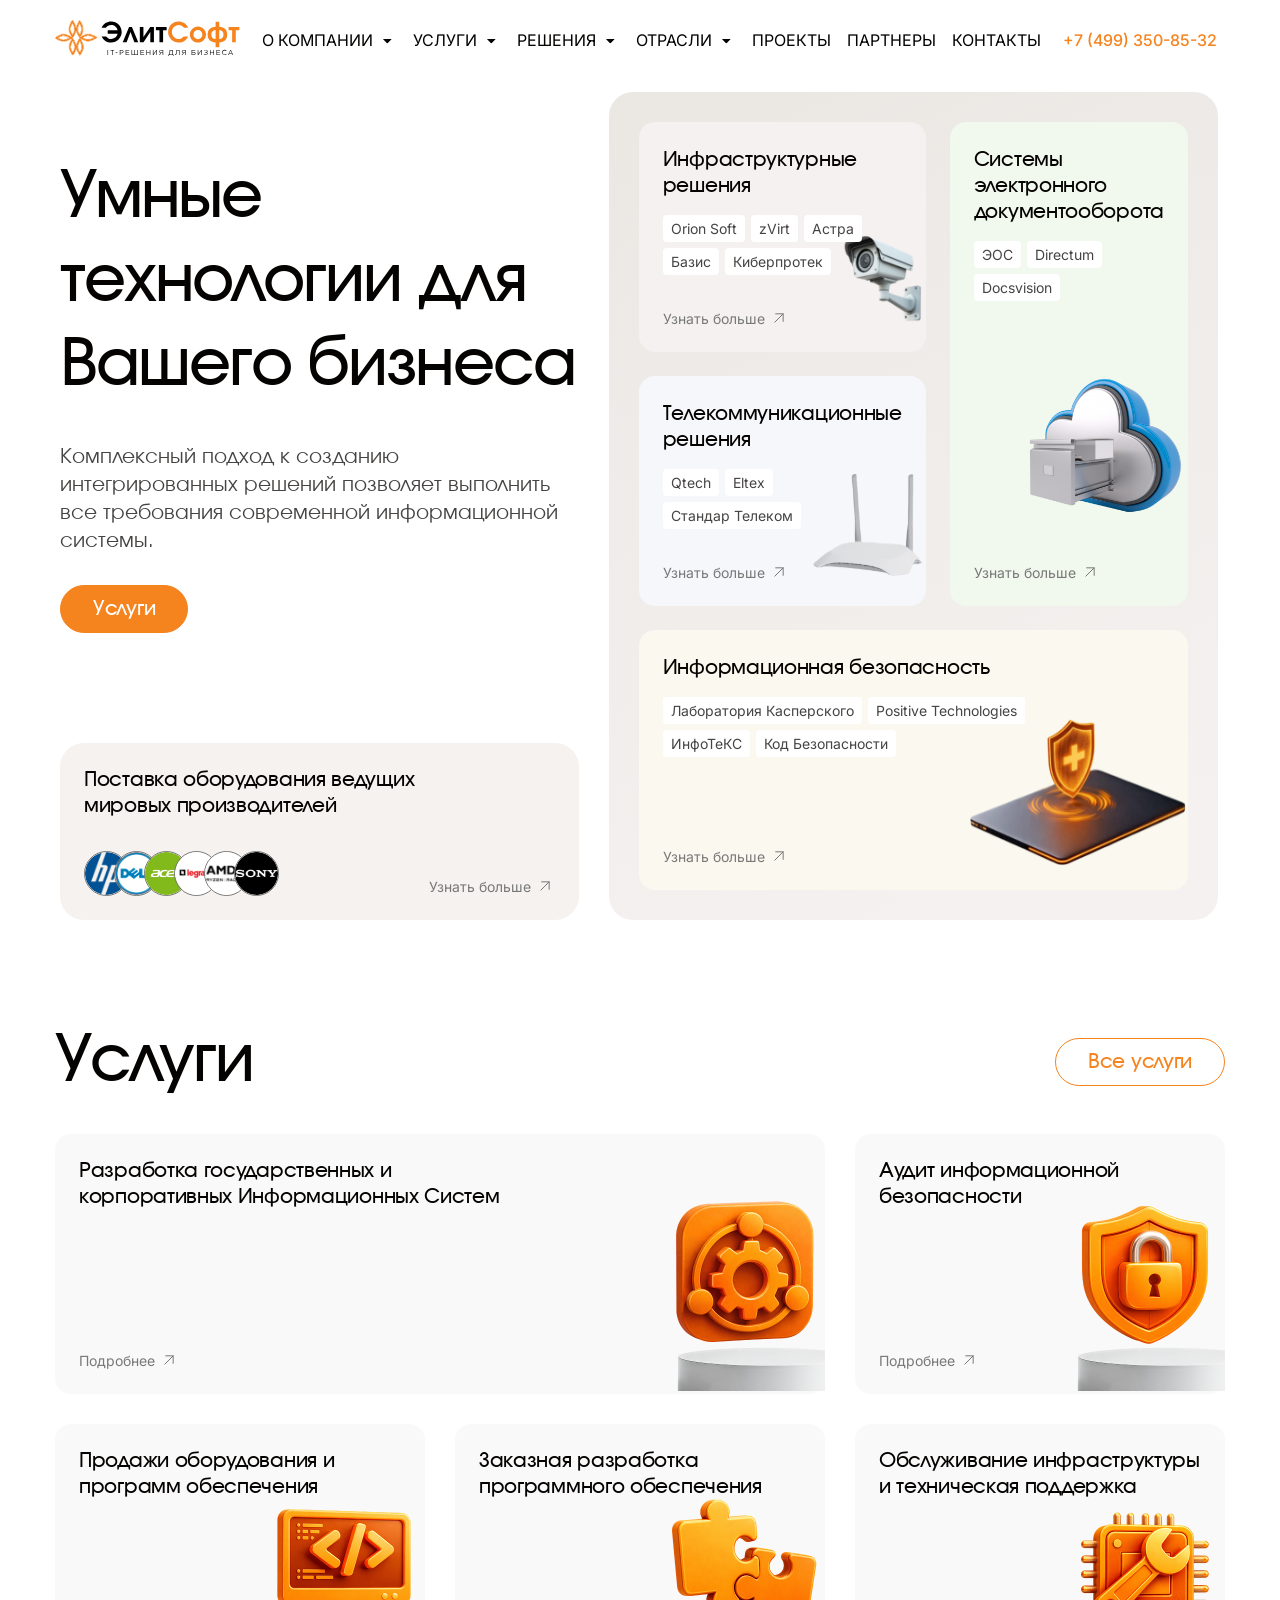
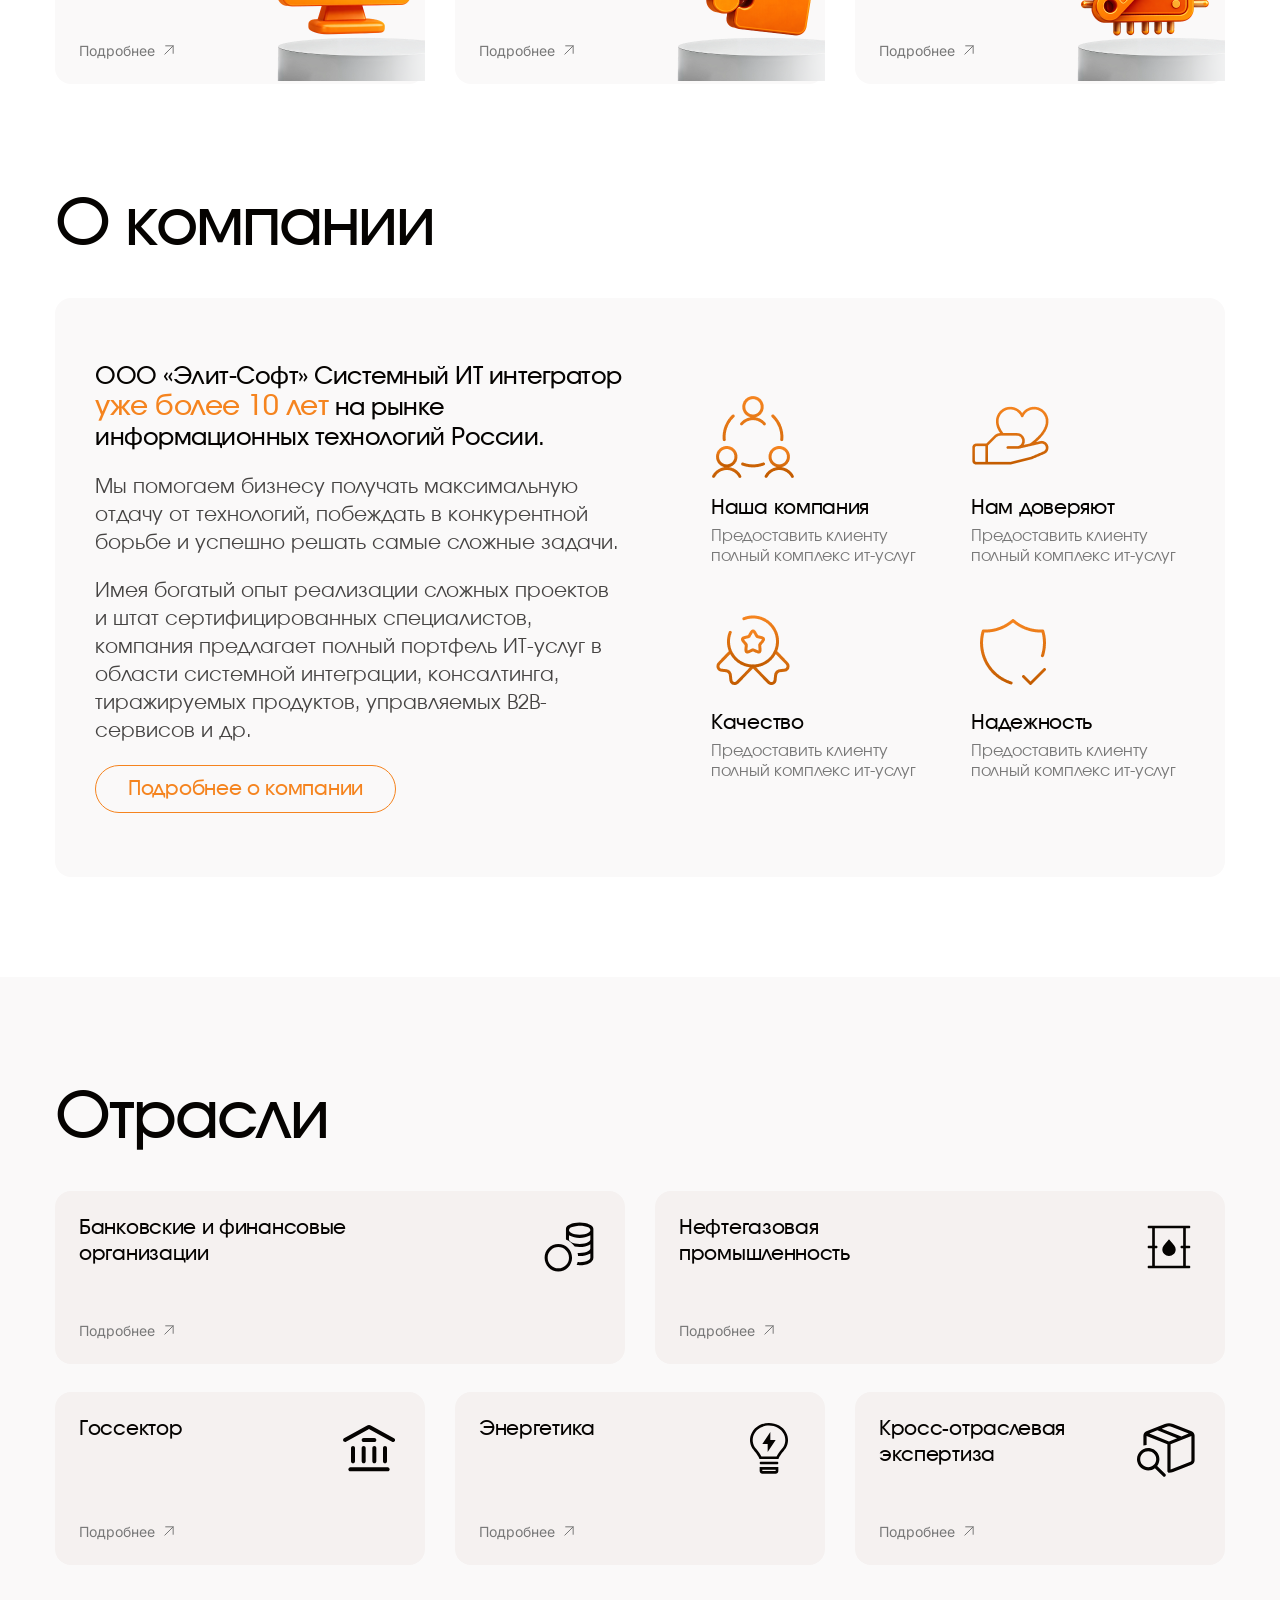
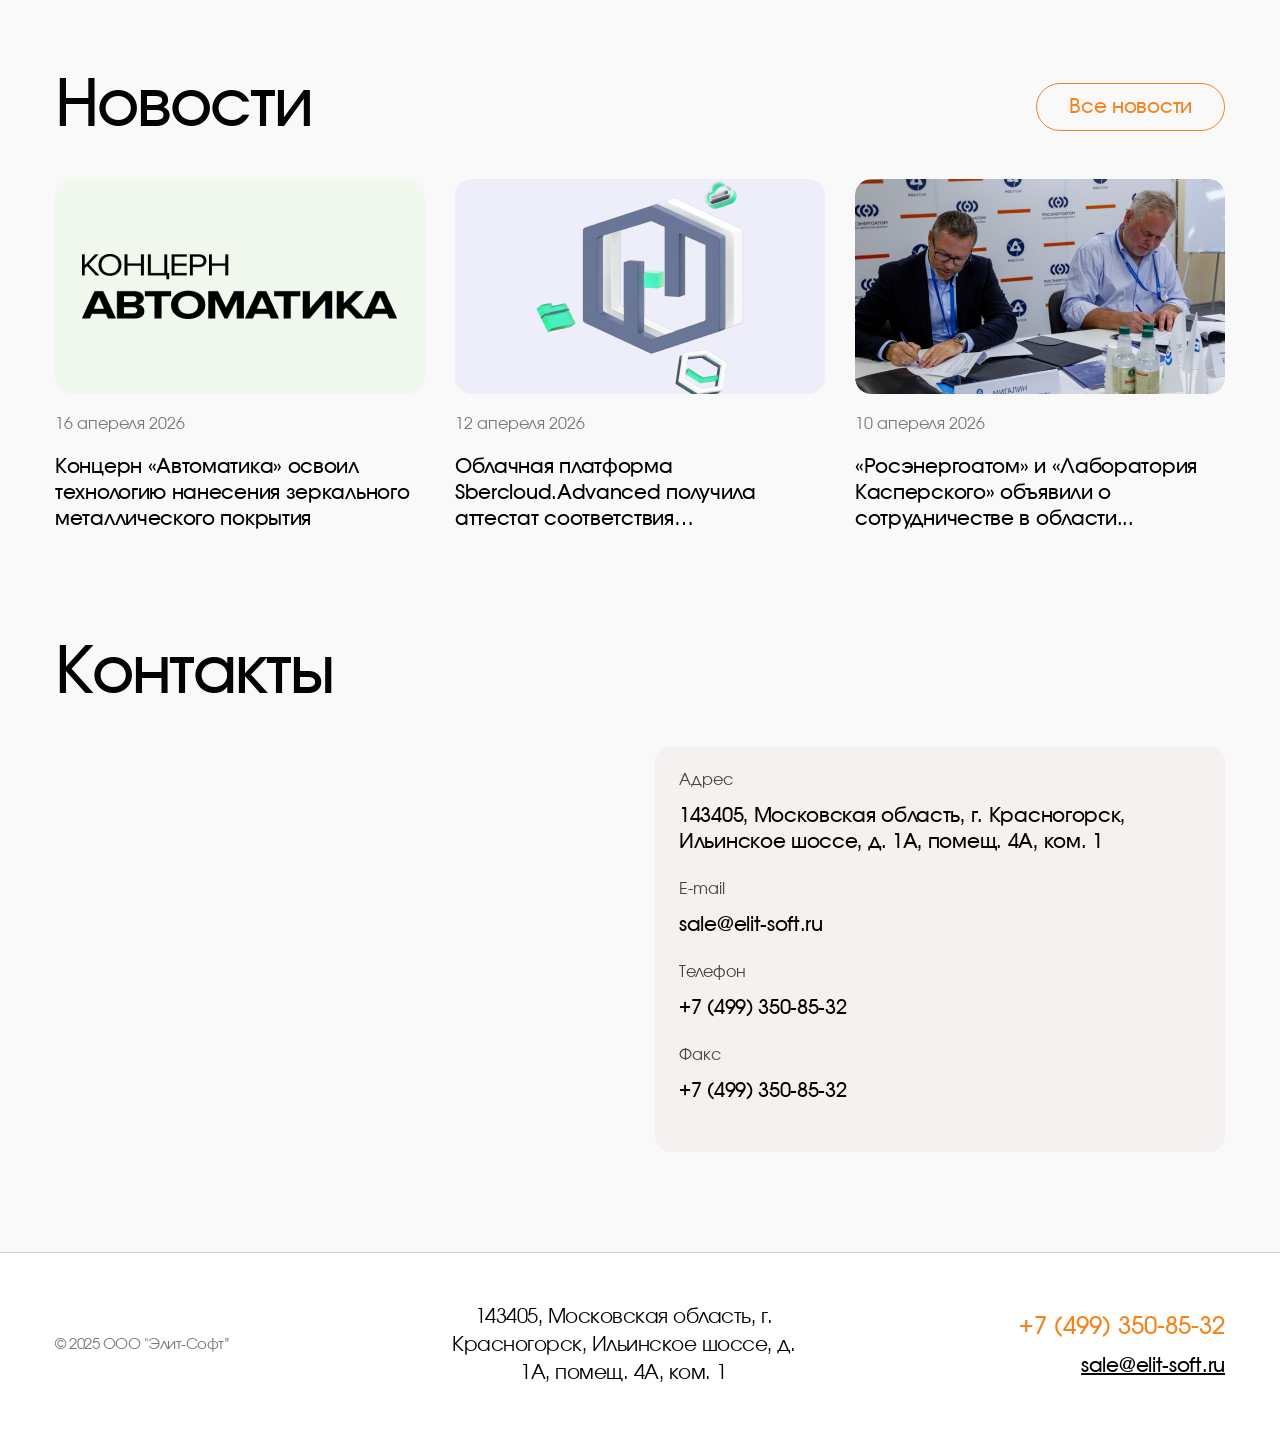
<file: index.html>
<!DOCTYPE html>
<html lang="en">
<head>
    <meta charset="UTF-8">
    <meta name="viewport" content="width=device-width, initial-scale=1" />
    <title>Элит-Софт</title>
    <link rel="preconnect" href="https://fonts.googleapis.com">
    <link rel="preconnect" href="https://fonts.gstatic.com" crossorigin>
    <link href="https://fonts.googleapis.com/css2?family=Inter:ital,opsz,wght@0,14..32,100..900;1,14..32,100..900&display=swap" rel="stylesheet">
    <link rel="stylesheet" href="css/reset.css">
    <link rel="stylesheet" href="css/main.css">
    <link rel="stylesheet" href="css/media.css">
</head>
<body>
<header>
    <nav class="nav">
        <div class="container">
            <div class="nav__content df a-center">
                <div class="header__logo">
                    <a href="index.html">
                        <img src="images/logo.svg" alt="">
                    </a>
                </div>
                <ul class="menu df">
                    <li class="menu__item has-sub">
                        <a href="about.html" class="menu__link">О Компании</a>
                        <ul class="menu__sub">
                            <li class="menu__item">
                                <a href="news.html" class="menu__link">Новости
                                </a>
                            </li>
                            <li class="menu__item">
                                <a href="licences.html" class="menu__link">Лицензии</a>
                            </li>
                            <li class="menu__item">
                                <a href="certificates.html" class="menu__link">Сертификаты</a>
                            </li>
                            <li class="menu__item">
                                <a href="" class="menu__link">Реквизиты компании</a>
                            </li>

                        </ul>
                    </li>
                  <li class="menu__item has-sub">
                        <a href="services.html" class="menu__link">Услуги</a>
                      <ul class="menu__sub">
                          <li class="menu__item">
                              <a href="single-service.html" class="menu__link">Разработка государственных и корпоративных Информационных Систем
                              </a>
                          </li>
                          <li class="menu__item">
                              <a href="single-service.html" class="menu__link">Аудит информационной безопасности
                              </a>
                          </li>
                          <li class="menu__item">
                              <a href="single-service.html" class="menu__link">Продажи оборудования и программ обеспечения
                              </a>
                          </li>
                          <li class="menu__item">
                              <a href="single-service.html" class="menu__link">Заказная разработка программного обеспечения
                              </a>
                          </li>
                          <li class="menu__item">
                              <a href="single-service.html" class="menu__link">Обслуживание инфраструктуры и техническая поддержка
                              </a>
                          </li>

                      </ul>
                    </li>
                  <li class="menu__item has-sub">
                        <a href="" class="menu__link">Решения</a>
                      <ul class="menu__sub">
                          <li class="menu__item">
                              <a href="" class="menu__link">Инфраструктурные решения </a>
                          </li>
                          <li class="menu__item">
                              <a href="" class="menu__link">Телекоммуникационные решения</a>
                          </li>
                          <li class="menu__item">
                              <a href="" class="menu__link">Информационная безопасность</a>
                          </li>
                          <li class="menu__item">
                              <a href="" class="menu__link">Системы электронного документооборота
                              </a>
                          </li>
                          <li class="menu__item">
                              <a href="" class="menu__link">Корпоративные порталы</a>
                          </li>
                          <li class="menu__item">
                              <a href="" class="menu__link">BI Аналитика данных</a>
                          </li>
                          <li class="menu__item">
                              <a href="" class="menu__link">Геоинформационные решения</a>
                          </li>
                          <li class="menu__item">
                              <a href="" class="menu__link">Автоматизированные системы управления предприятием (АСУ ТП)</a>
                          </li>

                      </ul>
                    </li>
                  <li class="menu__item has-sub">
                      <a href="industry.html" class="menu__link">Отрасли</a>
                      <ul class="menu__sub">
                          <li class="menu__item">
                              <a href="" class="menu__link">Банковские и финансовые организации</a>
                          </li>
                          <li class="menu__item">
                              <a href="" class="menu__link">Нефтегазовая промышленность</a>
                          </li>
                          <li class="menu__item">
                              <a href="" class="menu__link">Госсектор
                              </a>
                          </li>
                          <li class="menu__item">
                              <a href="" class="menu__link">Энергетика
                              </a>
                          </li>
                          <li class="menu__item">
                              <a href="" class="menu__link">Кросс-отраслевая экспертиза </a>
                          </li>

                      </ul>
                    </li>
                  <li class="menu__item">
                        <a href="projects.html" class="menu__link">Проекты</a>
                    </li>
                  <li class="menu__item">
                        <a href="partners.html" class="menu__link">Партнеры</a>
                    </li>
                  <li class="menu__item">
                        <a href="contacts.html" class="menu__link">Контакты</a>
                    </li>

                </ul>
                <div class="header__contacts">
                    <a href="tel:+7 (499) 350-85-32">+7 (499) 350-85-32</a>
                </div>
                <button class="btn btn__menu">
                    <svg xmlns="http://www.w3.org/2000/svg" width="32" height="32" viewBox="0 0 32 32" fill="none">
                        <path d="M4 8H28M4 16H28M4 24H28" stroke="#050301" stroke-width="2.66667" stroke-linecap="round" stroke-linejoin="round"/>
                    </svg>
                </button>
            </div>
        </div>
    </nav>
</header>
<main>
<!--   Block start-->
    <section class="hero">
        <div class="hero__content df j-end">
            <div class="hero__left">
                <h1 class="hero__title">Умные технологии
                    для Вашего бизнеса</h1>
                <p class="hero__text">
                    Комплексный подход к созданию интегрированных решений позволяет выполнить все требования современной информационной системы.
                </p>
                <a href="" class="btn btn__orange">Услуги</a>
                <a href="" class="hero__adv">
                    <h2>Поставка оборудования ведущих мировых производителей</h2>
                    <div class="hero__adv--bottom df a-end j-spc-btw">
                        <div class="hero__partners df">
                            <img src="images/p1.svg" alt="p1">
                            <img src="images/dell.png" alt="p1">

                            <img src="images/p2.svg" alt="p1">
                            <img src="images/p4.svg" alt="p1">
                            <img src="images/p5.svg" alt="p1">
                            <img src="images/p6.svg" alt="p1">
                        </div>
                        <button class="btn btn__more">Узнать больше
                            <svg xmlns="http://www.w3.org/2000/svg" width="20" height="20" viewBox="0 0 20 20" fill="none">
                                <path d="M14.1654 5.83325L5.83203 14.1666" stroke="#787878" stroke-linecap="round" stroke-linejoin="round"/>
                                <path d="M6.66797 5.83325H14.168V13.3333" stroke="#787878" stroke-linecap="round" stroke-linejoin="round"/>
                            </svg>
                        </button>
                    </div>
                </a>
            </div>
            <div class="hero__right">
                <div class="hero__posts ">
                    <a href="" class="hero__post">
                        <div class="hero__post--img">
                            <img src="images/post1.svg" alt="post1">
                        </div>
                        <h3>Инфраструктурные решения</h3>
                        <div class="tag__list df f-wrap">
                            <span class="tag__item">Orion Soft</span>
                            <span class="tag__item">zVirt</span>
                            <span class="tag__item">Астра</span>
                            <span class="tag__item">Базис</span>
                            <span class="tag__item">Киберпротек</span>
                        </div>
                        <button class="btn btn__more">Узнать больше
                            <svg xmlns="http://www.w3.org/2000/svg" width="20" height="20" viewBox="0 0 20 20" fill="none">
                                <path d="M14.1654 5.83325L5.83203 14.1666" stroke="#787878" stroke-linecap="round" stroke-linejoin="round"/>
                                <path d="M6.66797 5.83325H14.168V13.3333" stroke="#787878" stroke-linecap="round" stroke-linejoin="round"/>
                            </svg>
                        </button>

                    </a>
                    <a href="" class="hero__post">
                        <div class="hero__post--img">
                            <img src="images/post2.svg" alt="post1">
                        </div>
                        <h3>Телекоммуникационные решения</h3>
                        <div class="tag__list df f-wrap">
                            <span class="tag__item">Qtech</span>
                            <span class="tag__item">Eltex</span>
                            <span class="tag__item">Стандар Телеком</span>
                        </div>
                        <button class="btn btn__more">Узнать больше
                            <svg xmlns="http://www.w3.org/2000/svg" width="20" height="20" viewBox="0 0 20 20" fill="none">
                                <path d="M14.1654 5.83325L5.83203 14.1666" stroke="#787878" stroke-linecap="round" stroke-linejoin="round"/>
                                <path d="M6.66797 5.83325H14.168V13.3333" stroke="#787878" stroke-linecap="round" stroke-linejoin="round"/>
                            </svg>
                        </button>
                    </a>
                    <a href="" class="hero__post">
                        <div class="hero__post--img">
                            <img src="images/post3.svg" alt="post1">
                        </div>
                        <h3>Системы электронного документооборота</h3>
                        <div class="tag__list df f-wrap">
                            <span class="tag__item">ЭОС</span>
                            <span class="tag__item">Directum</span>
                            <span class="tag__item">Docsvision</span>
                        </div>
                        <button class="btn btn__more">Узнать больше
                            <svg xmlns="http://www.w3.org/2000/svg" width="20" height="20" viewBox="0 0 20 20" fill="none">
                                <path d="M14.1654 5.83325L5.83203 14.1666" stroke="#787878" stroke-linecap="round" stroke-linejoin="round"/>
                                <path d="M6.66797 5.83325H14.168V13.3333" stroke="#787878" stroke-linecap="round" stroke-linejoin="round"/>
                            </svg>
                        </button>
                    </a>
                    <a href="" class="hero__post">
                        <div class="hero__post--img">
                            <img src="images/post4.svg" alt="post1">
                        </div>
                        <h3>Информационная безопасность</h3>
                        <div class="tag__list df f-wrap">
                            <span class="tag__item">Лаборатория Касперского</span>
                            <span class="tag__item">Positive Technologies</span>
                            <span class="tag__item">ИнфоТеКС</span>
                            <span class="tag__item">Код Безопасности</span>
                        </div>
                        <button class="btn btn__more">Узнать больше
                            <svg xmlns="http://www.w3.org/2000/svg" width="20" height="20" viewBox="0 0 20 20" fill="none">
                                <path d="M14.1654 5.83325L5.83203 14.1666" stroke="#787878" stroke-linecap="round" stroke-linejoin="round"/>
                                <path d="M6.66797 5.83325H14.168V13.3333" stroke="#787878" stroke-linecap="round" stroke-linejoin="round"/>
                            </svg>
                        </button>
                    </a>
                </div>
            </div>
        </div>
    </section>
<!--   Block End-->
<!--    Block Start-->
    <section class="services">
        <div class="container">
            <div class="services__top df a-center j-spc-btw">
                <h2 class="section__title">Услуги</h2>
                <a href="" class="btn btn__orange--outline">Все услуги</a>
            </div>
            <div class="services__list df f-wrap">
                <a href="" class="service__item">
                    <div class="service__img">
                        <img src="images/service1.webp" alt="service1">
                    </div>
                    <h3 class="service__title">Разработка государственных
                        и корпоративных Информационных Систем</h3>
                    <button class="btn btn__more">Подробнее
                        <svg xmlns="http://www.w3.org/2000/svg" width="20" height="20" viewBox="0 0 20 20" fill="none">
                            <path d="M14.1654 5.83325L5.83203 14.1666" stroke="#787878" stroke-linecap="round" stroke-linejoin="round"/>
                            <path d="M6.66797 5.83325H14.168V13.3333" stroke="#787878" stroke-linecap="round" stroke-linejoin="round"/>
                        </svg>
                    </button>
                </a>
                <a href="" class="service__item">
                    <div class="service__img">
                        <img src="images/servcie2.webp" alt="service1">
                    </div>
                    <h3 class="service__title">Аудит информационной безопасности</h3>
                    <button class="btn btn__more">Подробнее
                        <svg xmlns="http://www.w3.org/2000/svg" width="20" height="20" viewBox="0 0 20 20" fill="none">
                            <path d="M14.1654 5.83325L5.83203 14.1666" stroke="#787878" stroke-linecap="round" stroke-linejoin="round"/>
                            <path d="M6.66797 5.83325H14.168V13.3333" stroke="#787878" stroke-linecap="round" stroke-linejoin="round"/>
                        </svg>
                    </button>
                </a>
                <a href="" class="service__item">
                    <div class="service__img">
                        <img src="images/service3.webp" alt="service1">
                    </div>
                    <h3 class="service__title">Продажи оборудования
                        и программ обеспечения</h3>
                    <button class="btn btn__more">Подробнее
                        <svg xmlns="http://www.w3.org/2000/svg" width="20" height="20" viewBox="0 0 20 20" fill="none">
                            <path d="M14.1654 5.83325L5.83203 14.1666" stroke="#787878" stroke-linecap="round" stroke-linejoin="round"/>
                            <path d="M6.66797 5.83325H14.168V13.3333" stroke="#787878" stroke-linecap="round" stroke-linejoin="round"/>
                        </svg>
                    </button>
                </a>
                <a href="" class="service__item">
                    <div class="service__img">
                        <img src="images/service4.webp" alt="service1">
                    </div>
                    <h3 class="service__title">Заказная разработка программного обеспечения</h3>
                    <button class="btn btn__more">Подробнее
                        <svg xmlns="http://www.w3.org/2000/svg" width="20" height="20" viewBox="0 0 20 20" fill="none">
                            <path d="M14.1654 5.83325L5.83203 14.1666" stroke="#787878" stroke-linecap="round" stroke-linejoin="round"/>
                            <path d="M6.66797 5.83325H14.168V13.3333" stroke="#787878" stroke-linecap="round" stroke-linejoin="round"/>
                        </svg>
                    </button>
                </a>
                <a href="" class="service__item">
                    <div class="service__img">
                        <img src="images/service5.webp" alt="service1">
                    </div>
                    <h3 class="service__title">Обслуживание инфраструктуры и техническая поддержка</h3>
                    <button class="btn btn__more">Подробнее
                        <svg xmlns="http://www.w3.org/2000/svg" width="20" height="20" viewBox="0 0 20 20" fill="none">
                            <path d="M14.1654 5.83325L5.83203 14.1666" stroke="#787878" stroke-linecap="round" stroke-linejoin="round"/>
                            <path d="M6.66797 5.83325H14.168V13.3333" stroke="#787878" stroke-linecap="round" stroke-linejoin="round"/>
                        </svg>
                    </button>
                </a>
            </div>
        </div>
    </section>
<!--    Block End -->
<!--    Block Start -->
    <section class="about pb-100">
        <div class="container">
            <h2 class="section__title">О компании</h2>
            <div class="about__content df">
                <div class="about__left">
                    <h3>ООО «Элит-Софт» Системный ИТ интегратор <span>уже более 10 лет</span>
                        на рынке информационных технологий России.</h3>
                    <p>Мы помогаем бизнесу получать максимальную отдачу от технологий, побеждать в конкурентной борьбе и успешно решать самые сложные задачи.</p>
                    <p>Имея богатый опыт реализации сложных проектов и штат сертифицированных специалистов, компания предлагает полный портфель ИТ-услуг в области системной интеграции, консалтинга, тиражируемых продуктов, управляемых B2B-сервисов и др.</p>
                    <a href="" class="btn btn__orange--outline">Подробнее о компании</a>
                </div>
                <div class="about__right">
                    <div class="about__list df f-wrap">
                        <div class="about__item">
                           <div class="about__icon">
                               <img src="images/about1.webp" alt="about1">
                           </div>
                            <h3>Наша компания</h3>
                            <p>Предоставить клиенту полный комплекс ит-услуг</p>
                        </div>
                        <div class="about__item">
                            <div class="about__icon">
                                <img src="images/about4.webp" alt="about1">
                            </div>
                            <h3>Нам доверяют</h3>
                            <p>Предоставить клиенту полный комплекс ит-услуг</p>
                        </div>
                        <div class="about__item">
                            <div class="about__icon">
                                <img src="images/about3.webp" alt="about1">
                            </div>
                            <h3>Качество</h3>
                            <p>Предоставить клиенту полный комплекс ит-услуг</p>
                        </div>
                        <div class="about__item">
                            <div class="about__icon">
                                <img src="images/about2.webp" alt="about1">
                            </div>
                            <h3>Надежность</h3>
                            <p>Предоставить клиенту полный комплекс ит-услуг</p>
                        </div>
                    </div>
                </div>
            </div>
        </div>
    </section>
<!--    Block End -->
<!--    Block Start -->
    <section class="industries">
        <div class="container">
            <h2 class="section__title">Отрасли</h2>
            <div class="industry__list df f-wrap">
                <a href="" class="industry">
                    <div class="industry__icon">
                        <img src="images/industry1.svg" alt="industry1">
                    </div>
                    <h3 class="industry__title">Банковские и финансовые организации
                    </h3>
                    <button class="btn btn__more">Подробнее
                        <svg xmlns="http://www.w3.org/2000/svg" width="20" height="20" viewBox="0 0 20 20" fill="none">
                            <path d="M14.1654 5.83325L5.83203 14.1666" stroke="#787878" stroke-linecap="round" stroke-linejoin="round"/>
                            <path d="M6.66797 5.83325H14.168V13.3333" stroke="#787878" stroke-linecap="round" stroke-linejoin="round"/>
                        </svg>
                    </button>
                </a>
                <a href="" class="industry">
                    <div class="industry__icon">
                        <img src="images/industry3.svg" alt="industry1">
                    </div>
                    <h3 class="industry__title">Нефтегазовая промышленность
                    </h3>
                    <button class="btn btn__more">Подробнее
                        <svg xmlns="http://www.w3.org/2000/svg" width="20" height="20" viewBox="0 0 20 20" fill="none">
                            <path d="M14.1654 5.83325L5.83203 14.1666" stroke="#787878" stroke-linecap="round" stroke-linejoin="round"/>
                            <path d="M6.66797 5.83325H14.168V13.3333" stroke="#787878" stroke-linecap="round" stroke-linejoin="round"/>
                        </svg>
                    </button>
                </a>
                <a href="" class="industry">
                    <div class="industry__icon">
                        <img src="images/industry2.svg" alt="industry1">
                    </div>
                    <h3 class="industry__title">Госсектор
                    </h3>
                    <button class="btn btn__more">Подробнее
                        <svg xmlns="http://www.w3.org/2000/svg" width="20" height="20" viewBox="0 0 20 20" fill="none">
                            <path d="M14.1654 5.83325L5.83203 14.1666" stroke="#787878" stroke-linecap="round" stroke-linejoin="round"/>
                            <path d="M6.66797 5.83325H14.168V13.3333" stroke="#787878" stroke-linecap="round" stroke-linejoin="round"/>
                        </svg>
                    </button>
                </a>
                <a href="" class="industry">
                    <div class="industry__icon">
                        <img src="images/industry4.svg" alt="industry1">
                    </div>
                    <h3 class="industry__title">Энергетика
                    </h3>
                    <button class="btn btn__more">Подробнее
                        <svg xmlns="http://www.w3.org/2000/svg" width="20" height="20" viewBox="0 0 20 20" fill="none">
                            <path d="M14.1654 5.83325L5.83203 14.1666" stroke="#787878" stroke-linecap="round" stroke-linejoin="round"/>
                            <path d="M6.66797 5.83325H14.168V13.3333" stroke="#787878" stroke-linecap="round" stroke-linejoin="round"/>
                        </svg>
                    </button>
                </a>
                <a href="" class="industry">
                    <div class="industry__icon">
                        <img src="images/industry5.svg" alt="industry1">
                    </div>
                    <h3 class="industry__title">Кросс-отраслевая экспертиза
                    </h3>
                    <button class="btn btn__more">Подробнее
                        <svg xmlns="http://www.w3.org/2000/svg" width="20" height="20" viewBox="0 0 20 20" fill="none">
                            <path d="M14.1654 5.83325L5.83203 14.1666" stroke="#787878" stroke-linecap="round" stroke-linejoin="round"/>
                            <path d="M6.66797 5.83325H14.168V13.3333" stroke="#787878" stroke-linecap="round" stroke-linejoin="round"/>
                        </svg>
                    </button>
                </a>

            </div>
        </div>
    </section>
<!--    Block End -->
<!--    Block Start -->
    <section class="news">
        <div class="container">
            <div class="news__top df a-center j-spc-btw">
                <h2 class="section__title">Новости</h2>
                <a href="" class="btn btn__orange--outline">Все новости</a>
            </div>
            <div class="news__list df">
                <div class="news__item">
                    <a href="" class="news__img">
                        <img src="images/news1.webp" alt="news1">
                    </a>
                    <div class="news__info">
                        <span class="news__date">16 апереля 2026</span>
                        <a href="" class="news__title">
                            Концерн «Автоматика» освоил технологию нанесения зеркального металлического покрытия
                        </a>
                    </div>
                </div>
                <div class="news__item">
                    <a href="" class="news__img">
                        <img src="images/news2.webp" alt="news1">
                    </a>
                    <div class="news__info">
                        <span class="news__date">12 апереля 2026</span>
                        <a href="" class="news__title">
                            Облачная платформа Sbercloud.Advanced получила аттестат соответствия требованиям...
                        </a>
                    </div>
                </div>
                <div class="news__item">
                    <a href="" class="news__img">
                        <img src="images/news3.webp" alt="news1">
                    </a>
                    <div class="news__info">
                        <span class="news__date">10 апереля 2026</span>
                        <a href="" class="news__title">
                            «Росэнергоатом» и «Лаборатория Касперского» объявили
                            о сотрудничестве в области...
                        </a>
                    </div>
                </div>

            </div>
        </div>
    </section>
<!--    Block End -->
<!--    Block Start -->
    <section class="contacts pb-100">
        <div class="container">
            <h2 class="section__title">Контакты</h2>
            <div class="contact__content df">
                <div class="contact__left">
                    <div id="map"></div>
<!--                    <div style="position:relative;overflow:hidden;"><a href="https://yandex.com/maps/10735/krasnogorsk/?utm_medium=mapframe&utm_source=maps" style="color:#eee;font-size:12px;position:absolute;top:0px;">Красногорск</a><a href="https://yandex.com/maps/10735/krasnogorsk/house/ilyinskoye_shosse_1a/Z04YdQJiQE0EQFtvfXRwdH5jZA==/?indoorLevel=1&ll=37.352983%2C55.815201&utm_medium=mapframe&utm_source=maps&z=16.64" style="color:#eee;font-size:12px;position:absolute;top:14px;">Яндекс Карты — транспорт, навигация, поиск мест</a><iframe src="https://yandex.com/map-widget/v1/?indoorLevel=1&ll=37.352983%2C55.815201&mode=search&ol=geo&ouri=ymapsbm1%3A%2F%2Fgeo%3Fdata%3DCgk3NzExMjE0NTUSbdCg0L7RgdGB0LjRjywg0JzQvtGB0LrQvtCy0YHQutCw0Y8g0L7QsdC70LDRgdGC0YwsINCa0YDQsNGB0L3QvtCz0L7RgNGB0LosINCY0LvRjNC40L3RgdC60L7QtSDRiNC-0YHRgdC1LCAx0JAiCg1zaRVCFcRCX0I%2C&z=16.64" width="560" height="400" frameborder="1" allowfullscreen="true" style="position:relative;"></iframe></div>-->
                </div>
                <div class="contact__right">
                    <div class="contact__row">
                        <h3>Адрес</h3>
                        <p>143405, Московская область, г. Красногорск, Ильинское шоссе, д. 1А, помещ. 4А, ком. 1</p>
                    </div>
                    <div class="contact__row">
                        <h3>E-mail</h3>
                        <a href="mailto:sale@elit-soft.ru">sale@elit-soft.ru</a>
                    </div>
                    <div class="contact__row">
                        <h3>Телефон</h3>
                        <a href="tel:+7 (499) 350-85-32">+7 (499) 350-85-32</a>
                    </div>
                    <div class="contact__row">
                        <h3>Факс</h3>
                        <a href="tel:+7 (499) 350-85-32">+7 (499) 350-85-32</a>
                    </div>
                </div>
            </div>
        </div>
    </section>
<!--    Block End -->
</main>
<footer>
    <div class="container">
        <div class="footer__content df j-spc-btw a-center">
            <div class="footer__left">
                <p class="copyright">© 2025 ООО "Элит-Софт”</p>
            </div>
            <div class="footer__center">
                <p>143405, Московская область, г. Красногорск, Ильинское шоссе, д. 1А, помещ. 4А, ком. 1</p>
            </div>
            <div class="footer__right df f-column  a-end">
                <a href="tel:+7 (499) 350-85-32" class="footer__link">+7 (499) 350-85-32</a>
                <a href="mailto:sale@elit-soft.ru" class="footer__link">sale@elit-soft.ru</a>
            </div>
        </div>
    </div>
</footer>
<div class="overlay">
    <button class="btn__close">
        <svg xmlns="http://www.w3.org/2000/svg" width="32" height="32" viewBox="0 0 32 32" fill="none">
            <path d="M16.0001 17.8667L9.46673 24.4001C9.22229 24.6445 8.91118 24.7667 8.5334 24.7667C8.15562 24.7667 7.84451 24.6445 7.60006 24.4001C7.35562 24.1556 7.2334 23.8445 7.2334 23.4667C7.2334 23.089 7.35562 22.7778 7.60006 22.5334L14.1334 16.0001L7.60006 9.46673C7.35562 9.22229 7.2334 8.91118 7.2334 8.5334C7.2334 8.15562 7.35562 7.84451 7.60006 7.60006C7.84451 7.35562 8.15562 7.2334 8.5334 7.2334C8.91118 7.2334 9.22229 7.35562 9.46673 7.60006L16.0001 14.1334L22.5334 7.60006C22.7778 7.35562 23.089 7.2334 23.4667 7.2334C23.8445 7.2334 24.1556 7.35562 24.4001 7.60006C24.6445 7.84451 24.7667 8.15562 24.7667 8.5334C24.7667 8.91118 24.6445 9.22229 24.4001 9.46673L17.8667 16.0001L24.4001 22.5334C24.6445 22.7778 24.7667 23.089 24.7667 23.4667C24.7667 23.8445 24.6445 24.1556 24.4001 24.4001C24.1556 24.6445 23.8445 24.7667 23.4667 24.7667C23.089 24.7667 22.7778 24.6445 22.5334 24.4001L16.0001 17.8667Z" fill="white"/>
        </svg>
    </button>
</div>
<script src="https://api-maps.yandex.ru/2.1/?apikey=1fcaf82d-5b7d-4633-883b-eb72fd96db4e&lang=ru_RU"></script>

<script src="js/main.js"></script>
</body>
</html>
</file>
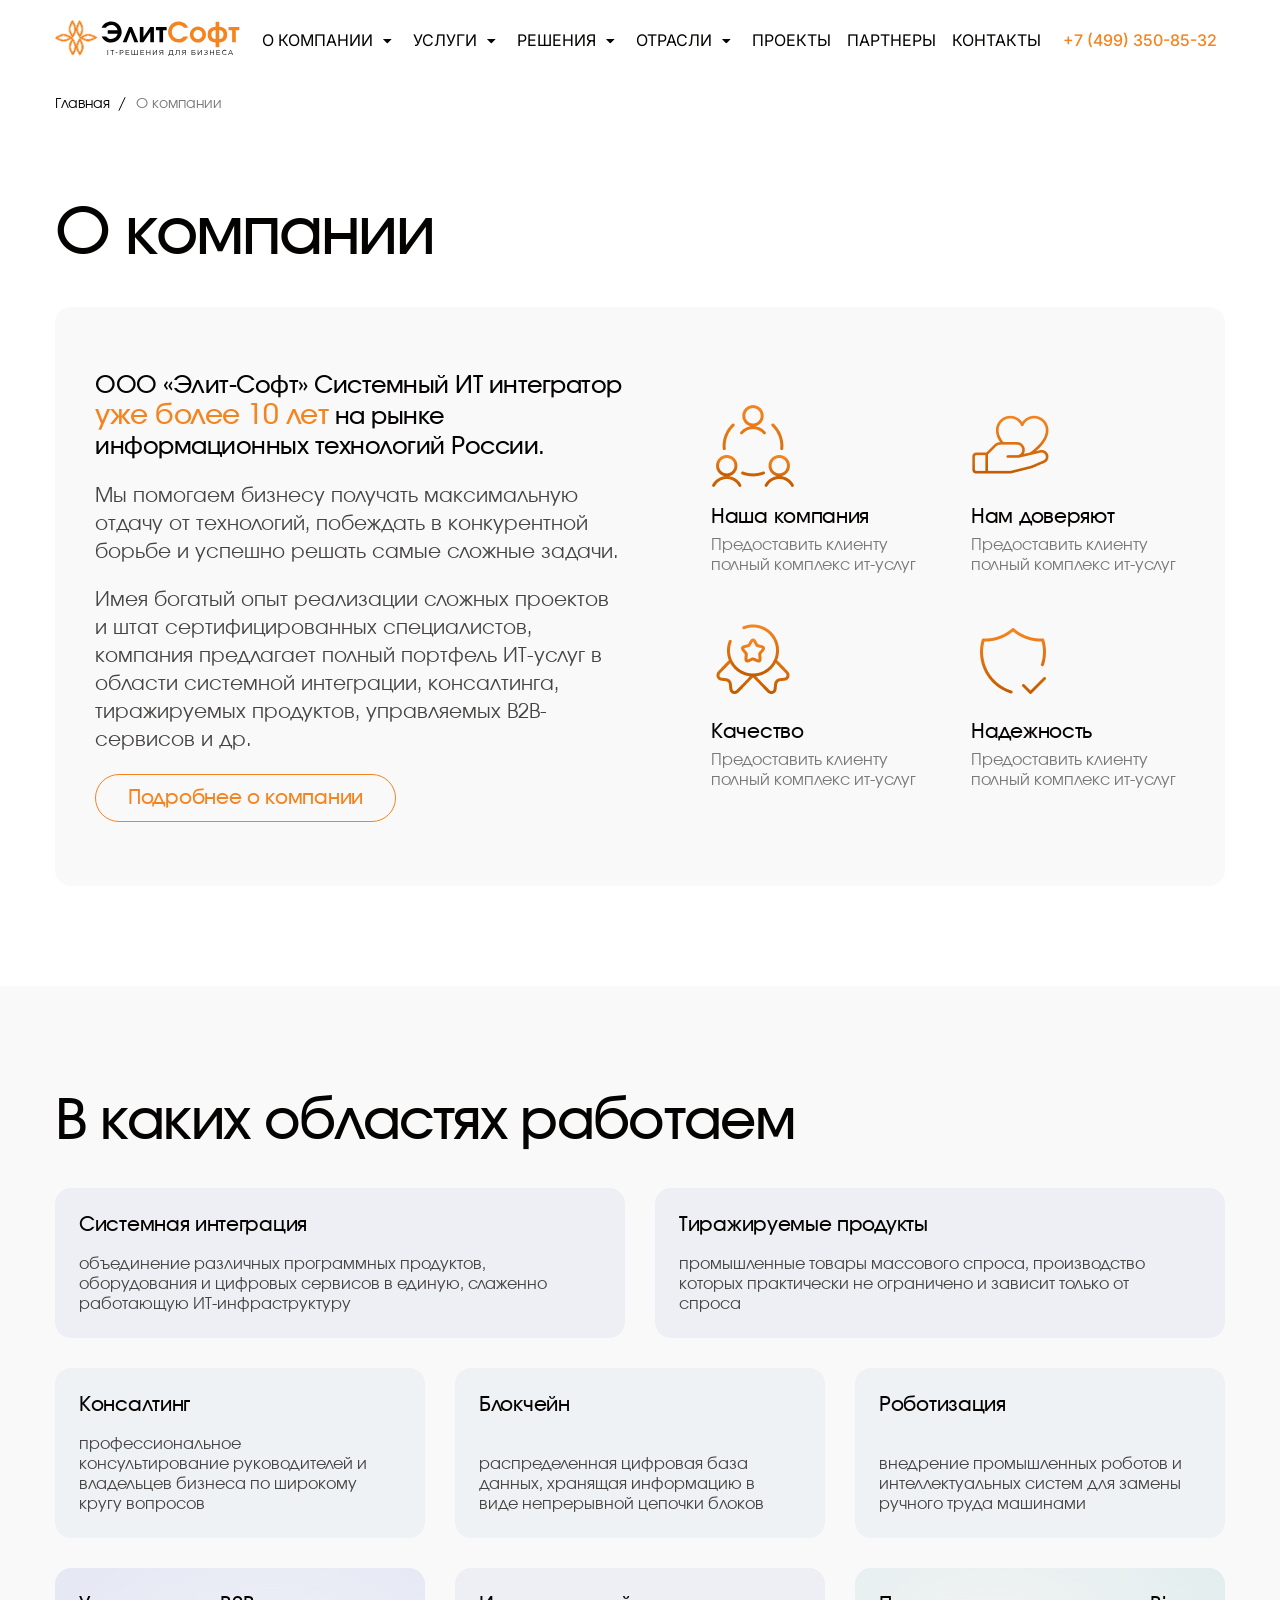
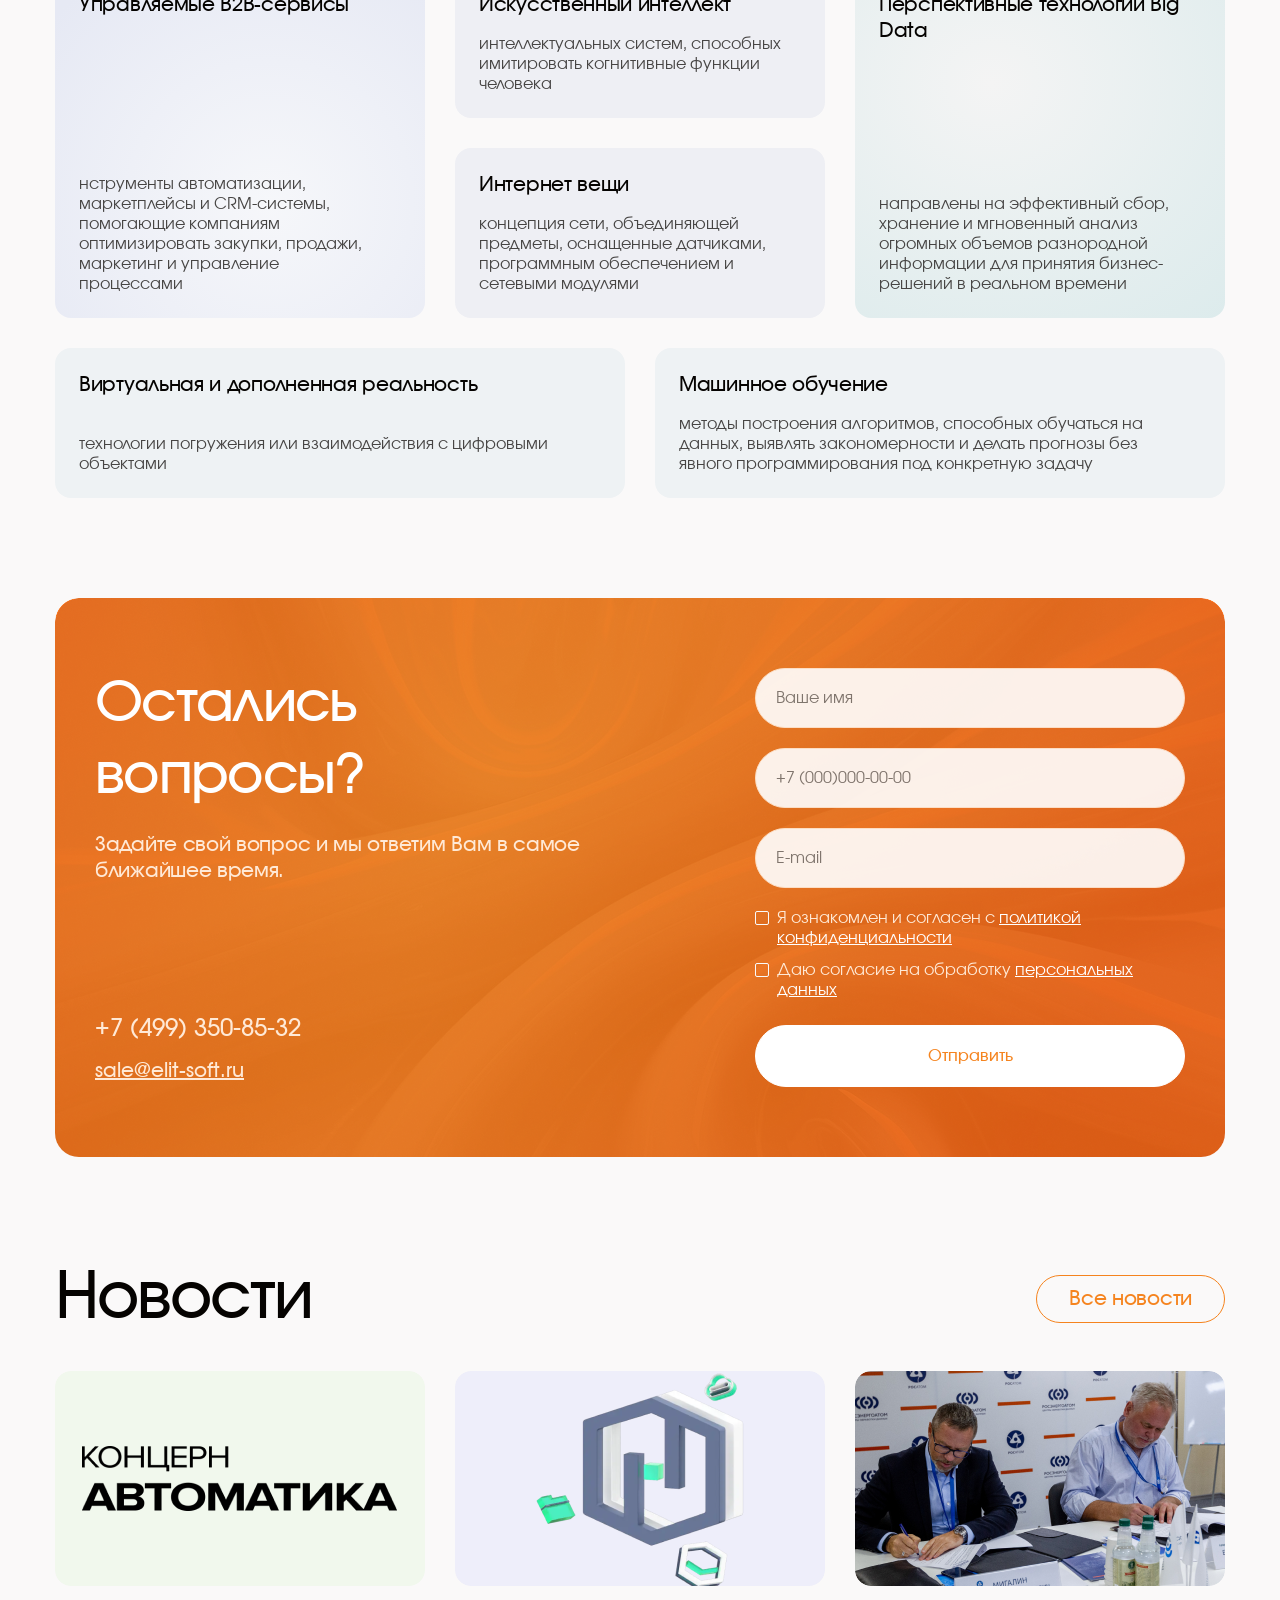
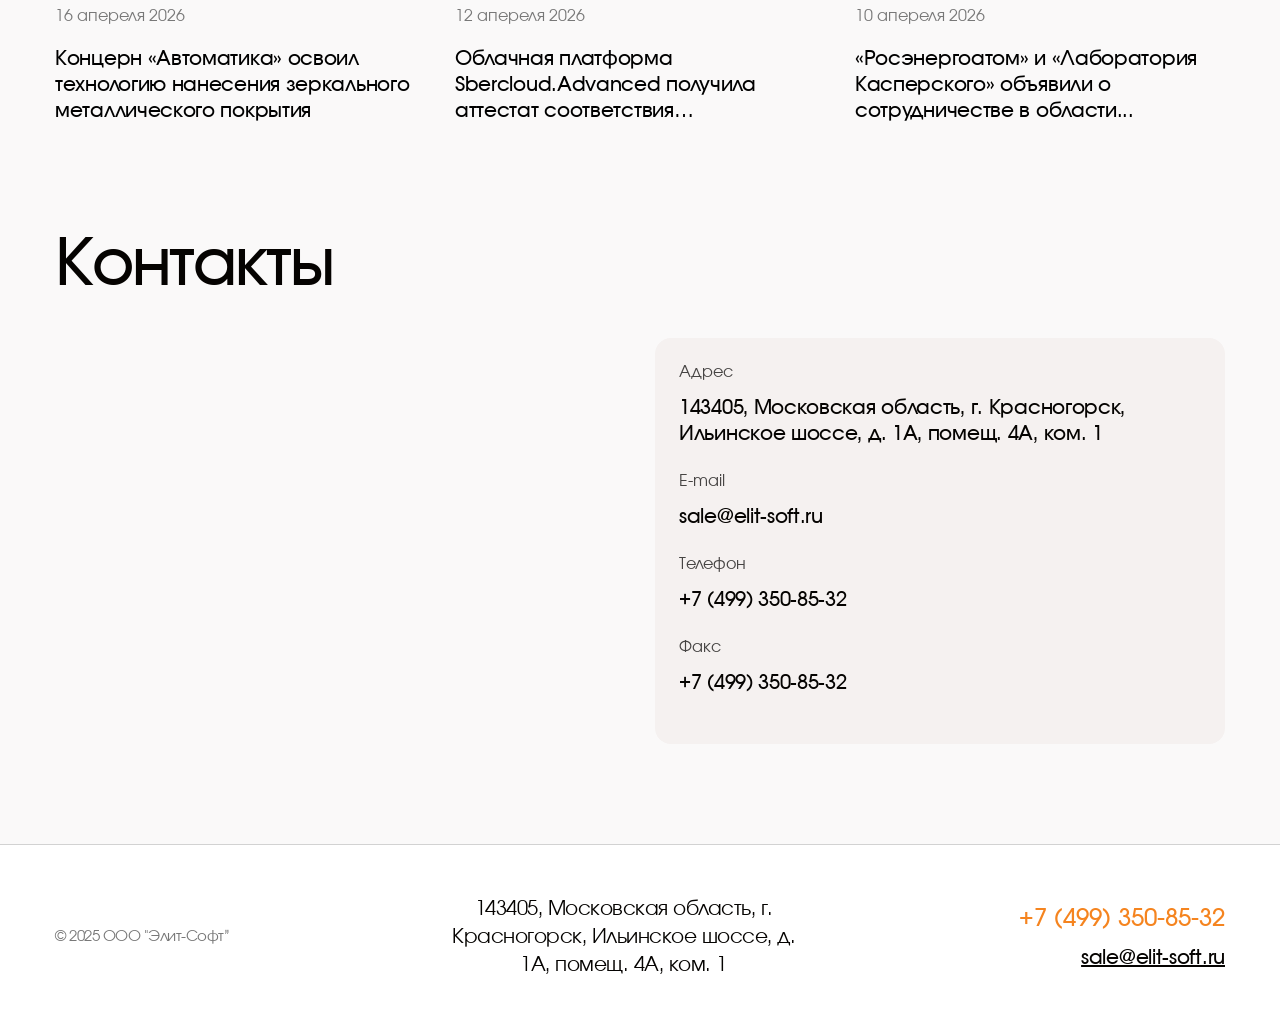
<file: about.html>
<!DOCTYPE html>
<html lang="en">
<head>
    <meta charset="UTF-8">
    <meta name="viewport" content="width=device-width, initial-scale=1" />

    <title>Элит-Софт</title>
    <link rel="preconnect" href="https://fonts.googleapis.com">
    <link rel="preconnect" href="https://fonts.gstatic.com" crossorigin>
    <link href="https://fonts.googleapis.com/css2?family=Inter:ital,opsz,wght@0,14..32,100..900;1,14..32,100..900&display=swap" rel="stylesheet">
    <link rel="stylesheet" href="css/reset.css">
    <link rel="stylesheet" href="css/main.css">
    <link rel="stylesheet" href="css/media.css">
</head>
<body>
<header>
    <nav class="nav">
        <div class="container">
            <div class="nav__content df a-center">
                <div class="header__logo">
                    <a href="index.html">
                        <img src="images/logo.svg" alt="">
                    </a>
                </div>
                <ul class="menu df">
                    <li class="menu__item has-sub">
                        <a href="about.html" class="menu__link">О Компании</a>
                        <ul class="menu__sub">
                            <li class="menu__item">
                                <a href="news.html" class="menu__link">Новости
                                </a>
                            </li>
                            <li class="menu__item">
                                <a href="licences.html" class="menu__link">Лицензии</a>
                            </li>
                            <li class="menu__item">
                                <a href="certificates.html" class="menu__link">Сертификаты</a>
                            </li>
                            <li class="menu__item">
                                <a href="" class="menu__link">Реквизиты компании</a>
                            </li>

                        </ul>
                    </li>
                    <li class="menu__item has-sub">
                        <a href="services.html" class="menu__link">Услуги</a>
                        <ul class="menu__sub">
                            <li class="menu__item">
                                <a href="single-service.html" class="menu__link">Разработка государственных и корпоративных Информационных Систем
                                </a>
                            </li>
                            <li class="menu__item">
                                <a href="single-service.html" class="menu__link">Аудит информационной безопасности
                                </a>
                            </li>
                            <li class="menu__item">
                                <a href="single-service.html" class="menu__link">Продажи оборудования и программ обеспечения
                                </a>
                            </li>
                            <li class="menu__item">
                                <a href="single-service.html" class="menu__link">Заказная разработка программного обеспечения
                                </a>
                            </li>
                            <li class="menu__item">
                                <a href="single-service.html" class="menu__link">Обслуживание инфраструктуры и техническая поддержка
                                </a>
                            </li>

                        </ul>
                    </li>
                    <li class="menu__item has-sub">
                        <a href="" class="menu__link">Решения</a>
                        <ul class="menu__sub">
                            <li class="menu__item">
                                <a href="" class="menu__link">Инфраструктурные решения </a>
                            </li>
                            <li class="menu__item">
                                <a href="" class="menu__link">Телекоммуникационные решения</a>
                            </li>
                            <li class="menu__item">
                                <a href="" class="menu__link">Информационная безопасность</a>
                            </li>
                            <li class="menu__item">
                                <a href="" class="menu__link">Системы электронного документооборота
                                </a>
                            </li>
                            <li class="menu__item">
                                <a href="" class="menu__link">Корпоративные порталы</a>
                            </li>
                            <li class="menu__item">
                                <a href="" class="menu__link">BI Аналитика данных</a>
                            </li>
                            <li class="menu__item">
                                <a href="" class="menu__link">Геоинформационные решения</a>
                            </li>
                            <li class="menu__item">
                                <a href="" class="menu__link">Автоматизированные системы управления предприятием (АСУ ТП)</a>
                            </li>

                        </ul>
                    </li>
                    <li class="menu__item has-sub">
                        <a href="industry.html" class="menu__link">Отрасли</a>
                        <ul class="menu__sub">
                            <li class="menu__item">
                                <a href="" class="menu__link">Банковские и финансовые организации</a>
                            </li>
                            <li class="menu__item">
                                <a href="" class="menu__link">Нефтегазовая промышленность</a>
                            </li>
                            <li class="menu__item">
                                <a href="" class="menu__link">Госсектор
                                </a>
                            </li>
                            <li class="menu__item">
                                <a href="" class="menu__link">Энергетика
                                </a>
                            </li>
                            <li class="menu__item">
                                <a href="" class="menu__link">Кросс-отраслевая экспертиза </a>
                            </li>

                        </ul>
                    </li>
                    <li class="menu__item">
                        <a href="projects.html" class="menu__link">Проекты</a>
                    </li>
                    <li class="menu__item">
                        <a href="partners.html" class="menu__link">Партнеры</a>
                    </li>
                    <li class="menu__item">
                        <a href="contacts.html" class="menu__link">Контакты</a>
                    </li>

                </ul>
                <div class="header__contacts">
                    <a href="tel:+7 (499) 350-85-32">+7 (499) 350-85-32</a>
                </div>
                <button class="btn btn__menu">
                    <svg xmlns="http://www.w3.org/2000/svg" width="32" height="32" viewBox="0 0 32 32" fill="none">
                        <path d="M4 8H28M4 16H28M4 24H28" stroke="#050301" stroke-width="2.66667" stroke-linecap="round" stroke-linejoin="round"/>
                    </svg>
                </button>
            </div>
        </div>
    </nav>
</header>
<main>
<!--   Block start-->
    <div class="breadcrumbs">
        <div class="container">
            <div class="breadcrumbs__list df a-center">
                <a href="" class="breadcrumbs__link">Главная</a><span class="breadcrumbs__text">О компании</span>
            </div>
        </div>
    </div>
<!--   Block end-->

<!--    Block Start -->
    <section class="about pb-100">
        <div class="container">
            <h2 class="section__title">О компании</h2>
            <div class="about__content df">
                <div class="about__left">
                    <h3>ООО «Элит-Софт» Системный ИТ интегратор <span>уже более 10 лет</span>
                        на рынке информационных технологий России.</h3>
                    <p>Мы помогаем бизнесу получать максимальную отдачу от технологий, побеждать в конкурентной борьбе и успешно решать самые сложные задачи.</p>
                    <p>Имея богатый опыт реализации сложных проектов и штат сертифицированных специалистов, компания предлагает полный портфель ИТ-услуг в области системной интеграции, консалтинга, тиражируемых продуктов, управляемых B2B-сервисов и др.</p>
                    <a href="" class="btn btn__orange--outline">Подробнее о компании</a>
                </div>
                <div class="about__right">
                    <div class="about__list df f-wrap">
                        <div class="about__item">
                           <div class="about__icon">
                               <img src="images/about1.webp" alt="about1">
                           </div>
                            <h3>Наша компания</h3>
                            <p>Предоставить клиенту полный комплекс ит-услуг</p>
                        </div>
                        <div class="about__item">
                            <div class="about__icon">
                                <img src="images/about4.webp" alt="about1">
                            </div>
                            <h3>Нам доверяют</h3>
                            <p>Предоставить клиенту полный комплекс ит-услуг</p>
                        </div>
                        <div class="about__item">
                            <div class="about__icon">
                                <img src="images/about3.webp" alt="about1">
                            </div>
                            <h3>Качество</h3>
                            <p>Предоставить клиенту полный комплекс ит-услуг</p>
                        </div>
                        <div class="about__item">
                            <div class="about__icon">
                                <img src="images/about2.webp" alt="about1">
                            </div>
                            <h3>Надежность</h3>
                            <p>Предоставить клиенту полный комплекс ит-услуг</p>
                        </div>
                    </div>
                </div>
            </div>
        </div>
    </section>
<!--    Block End -->

<!--    Block Start -->
    <section class="areas">
        <div class="container">
            <h2 class="section__title small">В каких областях работаем</h2>
            <div class="area__list df f-wrap">
                <div class="area__item  ">
                    <h3>Системная интеграция</h3>
                    <p>объединение различных программных продуктов, оборудования и цифровых сервисов в единую, слаженно работающую ИТ-инфраструктуру</p>
                </div>
                <div class="area__item ">
                    <h3>Тиражируемые продукты</h3>
                    <p>промышленные товары массового спроса, производство которых практически не ограничено и зависит только
                        от спроса</p>
                </div>
                <div class="area__item ">
                    <h3>Консалтинг</h3>
                    <p>профессиональное консультирование руководителей и владельцев бизнеса по широкому кругу вопросов</p>
                </div>
                <div class="area__item ">
                    <h3>Блокчейн</h3>
                    <p>распределенная цифровая база данных, хранящая информацию в виде непрерывной цепочки блоков</p>
                </div>
                <div class="area__item ">
                    <h3>Роботизация</h3>
                    <p>внедрение промышленных роботов и интеллектуальных систем для замены ручного труда машинами</p>
                </div>
                <div class="area__item ">
                    <h3>Управляемые B2B-сервисы</h3>
                    <p>нструменты автоматизации, маркетплейсы и CRM-системы, помогающие компаниям оптимизировать закупки, продажи, маркетинг и управление процессами</p>
                </div>
                <div class="area__item ">
                    <h3>Искусственный интеллект</h3>
                    <p>интеллектуальных систем, способных имитировать когнитивные функции человека</p>
                </div>
                <div class="area__item ">
                    <h3>Интернет вещи</h3>
                    <p>концепция сети, объединяющей предметы, оснащенные датчиками, программным обеспечением и сетевыми модулями</p>
                </div>
                <div class="area__item ">
                    <h3>Перспективные технологии
                        Big Data</h3>
                    <p>направлены на эффективный сбор, хранение и мгновенный анализ огромных объемов разнородной информации для принятия бизнес-решений в реальном времени</p>
                </div>
                <div class="area__item ">
                    <h3>Виртуальная и дополненная реальность</h3>
                    <p>технологии погружения или взаимодействия с цифровыми объектами</p>
                </div>
                <div class="area__item ">
                    <h3>Машинное обучение</h3>
                    <p>методы построения алгоритмов, способных обучаться на данных, выявлять закономерности и делать прогнозы без явного программирования под конкретную задачу</p>
                </div>

            </div>
        </div>
    </section>
<!--    Block End -->
<!--    Block Start -->
    <section class="contact-form">
        <div class="container">
            <div class="contact-form__content df j-spc-btw">
                <div class="contact-form__left">
                    <h2 class="section__title">Остались вопросы?</h2>
                    <p>Задайте свой вопрос и мы ответим Вам в самое ближайшее время.</p>
                    <div class="contact__info df f-column">
                        <a href="tel:+7 (499) 350-85-32">+7 (499) 350-85-32</a>
                        <a href="mailto:sale@elit-soft.ru">sale@elit-soft.ru</a>
                    </div>
                </div>
                <div class="contact-form__right">
                    <form action="" class="form">
                        <div class="form__row">
                            <input type="text" name="name" id="name" placeholder="Ваше имя">
                        </div>
                        <div class="form__row">
                            <input type="tel" name="tel" id="tel" placeholder="+7 (000)000-00-00 ">
                        </div>
                        <div class="form__row">
                            <input type="email" name="email" id="email" placeholder="E-mail">
                        </div>
                        <label class="checkbox-label"> Я ознакомлен и согласен с <a href="">политикой конфиденциальности</a>
                            <input type="checkbox" >
                            <span class="checkmark"></span>
                        </label>
                        <label class="checkbox-label">  Даю согласие на обработку <a href="">персональных данных</a>
                            <input type="checkbox" >
                            <span class="checkmark"></span>
                        </label>
                        <button class="btn btn__submit">Отправить</button>
                    </form>
                </div>
            </div>
        </div>
    </section>
<!--    Block End -->
    <!--    Block Start -->
    <section class="news">
        <div class="container">
            <div class="news__top df a-center j-spc-btw">
                <h2 class="section__title">Новости</h2>
                <a href="" class="btn btn__orange--outline">Все новости</a>
            </div>
            <div class="news__list df">
                <div class="news__item">
                    <a href="" class="news__img">
                        <img src="images/news1.webp" alt="news1">
                    </a>
                    <div class="news__info">
                        <span class="news__date">16 апереля 2026</span>
                        <a href="" class="news__title">
                            Концерн «Автоматика» освоил технологию нанесения зеркального металлического покрытия
                        </a>
                    </div>
                </div>
                <div class="news__item">
                    <a href="" class="news__img">
                        <img src="images/news2.webp" alt="news1">
                    </a>
                    <div class="news__info">
                        <span class="news__date">12 апереля 2026</span>
                        <a href="" class="news__title">
                            Облачная платформа Sbercloud.Advanced получила аттестат соответствия требованиям...
                        </a>
                    </div>
                </div>
                <div class="news__item">
                    <a href="" class="news__img">
                        <img src="images/news3.webp" alt="news1">
                    </a>
                    <div class="news__info">
                        <span class="news__date">10 апереля 2026</span>
                        <a href="" class="news__title">
                            «Росэнергоатом» и «Лаборатория Касперского» объявили
                            о сотрудничестве в области...
                        </a>
                    </div>
                </div>

            </div>
        </div>
    </section>
<!--    Block End -->
<!--    Block Start -->
    <section class="contacts pb-100">
        <div class="container">
            <h2 class="section__title">Контакты</h2>
            <div class="contact__content df">
                <div class="contact__left">
                    <div id="map"></div>
                </div>
                <div class="contact__right">
                    <div class="contact__row">
                        <h3>Адрес</h3>
                        <p>143405, Московская область, г. Красногорск, Ильинское шоссе, д. 1А, помещ. 4А, ком. 1</p>
                    </div>
                    <div class="contact__row">
                        <h3>E-mail</h3>
                        <a href="mailto:sale@elit-soft.ru">sale@elit-soft.ru</a>
                    </div>
                    <div class="contact__row">
                        <h3>Телефон</h3>
                        <a href="tel:+7 (499) 350-85-32">+7 (499) 350-85-32</a>
                    </div>
                    <div class="contact__row">
                        <h3>Факс</h3>
                        <a href="tel:+7 (499) 350-85-32">+7 (499) 350-85-32</a>
                    </div>
                </div>
            </div>
        </div>
    </section>
<!--    Block End -->
</main>
<footer>
    <div class="container">
        <div class="footer__content df j-spc-btw a-center">
            <div class="footer__left">
                <p class="copyright">© 2025 ООО "Элит-Софт”</p>
            </div>
            <div class="footer__center">
                <p>143405, Московская область, г. Красногорск, Ильинское шоссе, д. 1А, помещ. 4А, ком. 1</p>
            </div>
            <div class="footer__right df f-column  a-end">
                <a href="tel:+7 (499) 350-85-32" class="footer__link">+7 (499) 350-85-32</a>
                <a href="mailto:sale@elit-soft.ru" class="footer__link">sale@elit-soft.ru</a>
            </div>
        </div>
    </div>
</footer>
<script src="https://api-maps.yandex.ru/2.1/?apikey=1fcaf82d-5b7d-4633-883b-eb72fd96db4e&lang=ru_RU"></script>

<script src="js/main.js"></script>
</body>
</html>
</file>
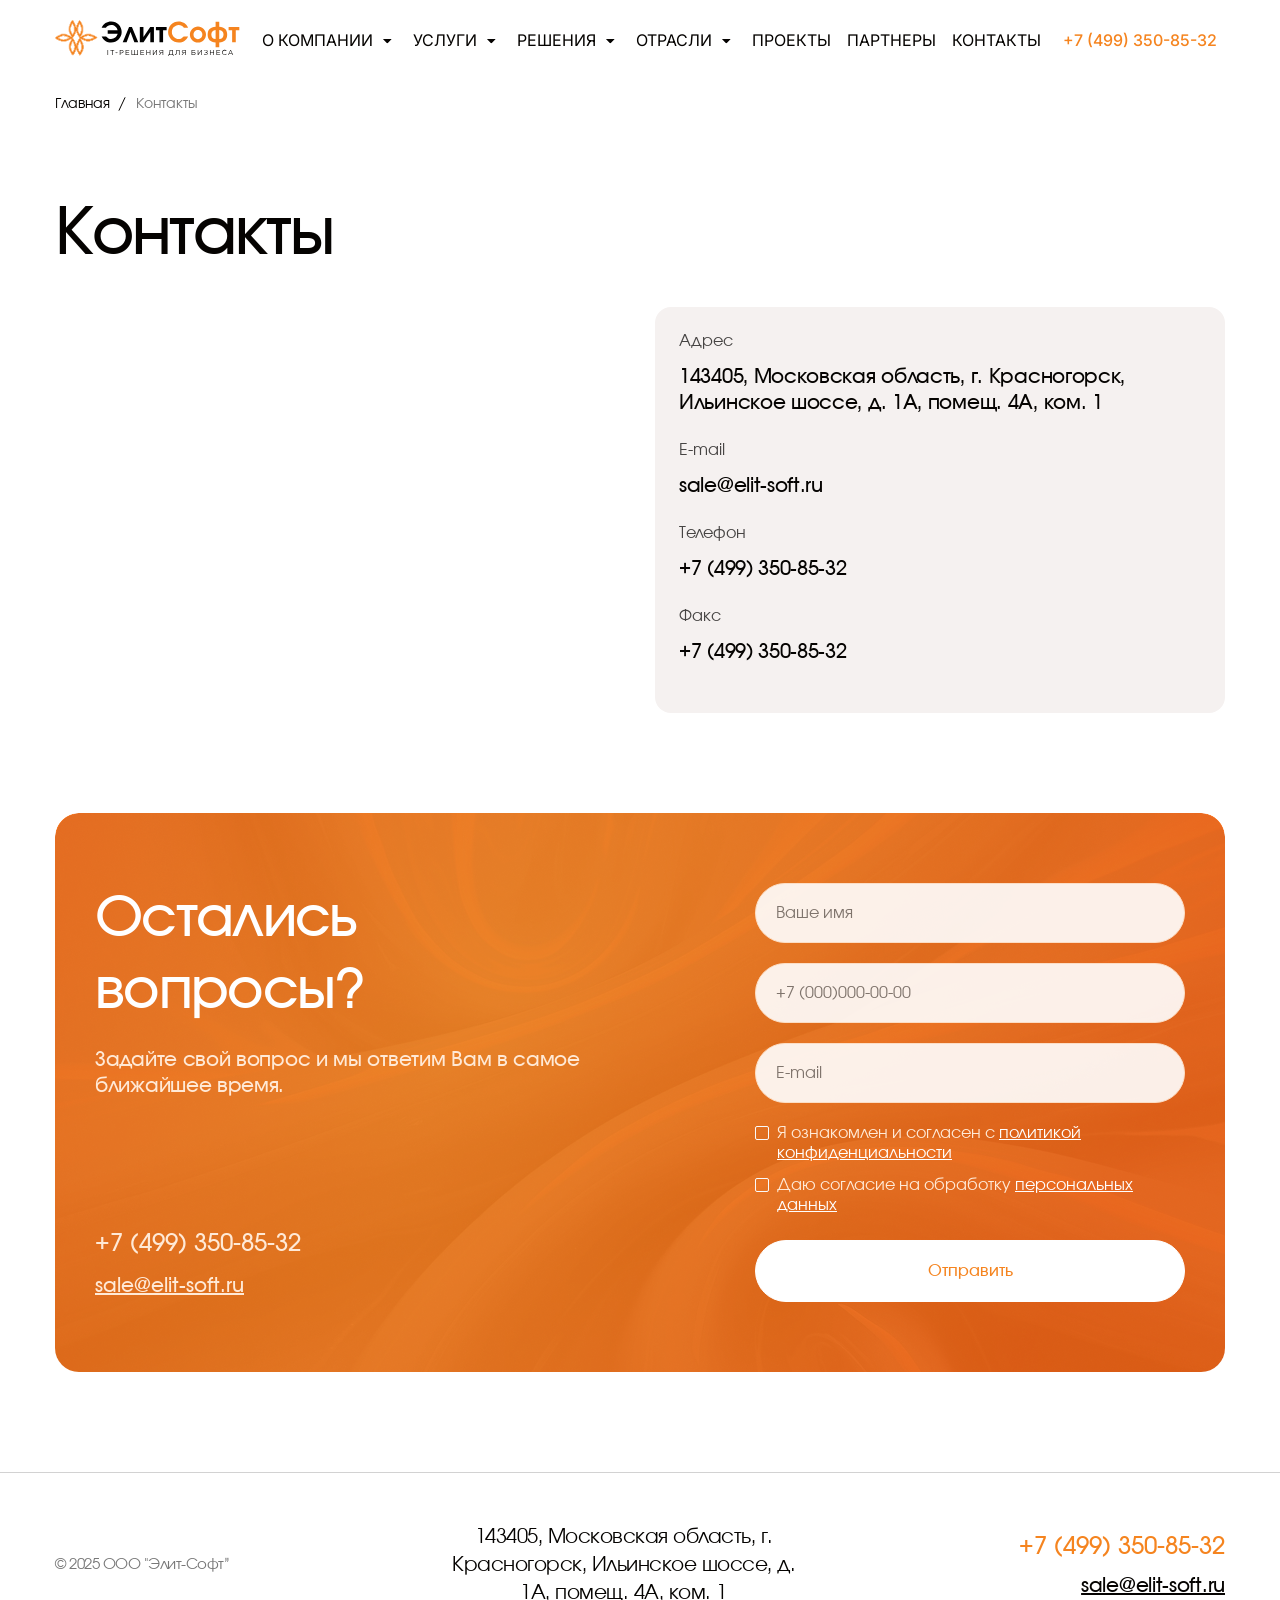
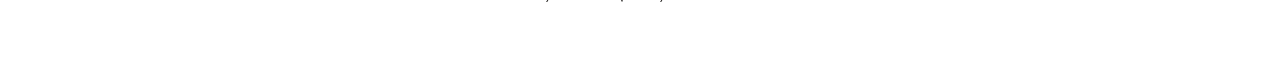
<file: contacts.html>
<!DOCTYPE html>
<html lang="en">
<head>
    <meta charset="UTF-8">
    <meta name="viewport" content="width=device-width, initial-scale=1" />

    <title>Элит-Софт</title>
    <link rel="preconnect" href="https://fonts.googleapis.com">
    <link rel="preconnect" href="https://fonts.gstatic.com" crossorigin>
    <link href="https://fonts.googleapis.com/css2?family=Inter:ital,opsz,wght@0,14..32,100..900;1,14..32,100..900&display=swap" rel="stylesheet">
    <link rel="stylesheet" href="css/reset.css">
    <link rel="stylesheet" href="css/main.css">
    <link rel="stylesheet" href="css/media.css">
</head>
<body>
<header>
    <nav class="nav">
        <div class="container">
            <div class="nav__content df a-center">
                <div class="header__logo">
                    <a href="index.html">
                        <img src="images/logo.svg" alt="">
                    </a>
                </div>
                <ul class="menu df">
                    <li class="menu__item has-sub">
                        <a href="about.html" class="menu__link">О Компании</a>
                        <ul class="menu__sub">
                            <li class="menu__item">
                                <a href="news.html" class="menu__link">Новости
                                </a>
                            </li>
                            <li class="menu__item">
                                <a href="licences.html" class="menu__link">Лицензии</a>
                            </li>
                            <li class="menu__item">
                                <a href="certificates.html" class="menu__link">Сертификаты</a>
                            </li>
                            <li class="menu__item">
                                <a href="" class="menu__link">Реквизиты компании</a>
                            </li>

                        </ul>
                    </li>
                    <li class="menu__item has-sub">
                        <a href="services.html" class="menu__link">Услуги</a>
                        <ul class="menu__sub">
                            <li class="menu__item">
                                <a href="single-service.html" class="menu__link">Разработка государственных и корпоративных Информационных Систем
                                </a>
                            </li>
                            <li class="menu__item">
                                <a href="single-service.html" class="menu__link">Аудит информационной безопасности
                                </a>
                            </li>
                            <li class="menu__item">
                                <a href="single-service.html" class="menu__link">Продажи оборудования и программ обеспечения
                                </a>
                            </li>
                            <li class="menu__item">
                                <a href="single-service.html" class="menu__link">Заказная разработка программного обеспечения
                                </a>
                            </li>
                            <li class="menu__item">
                                <a href="single-service.html" class="menu__link">Обслуживание инфраструктуры и техническая поддержка
                                </a>
                            </li>

                        </ul>
                    </li>
                    <li class="menu__item has-sub">
                        <a href="" class="menu__link">Решения</a>
                        <ul class="menu__sub">
                            <li class="menu__item">
                                <a href="" class="menu__link">Инфраструктурные решения </a>
                            </li>
                            <li class="menu__item">
                                <a href="" class="menu__link">Телекоммуникационные решения</a>
                            </li>
                            <li class="menu__item">
                                <a href="" class="menu__link">Информационная безопасность</a>
                            </li>
                            <li class="menu__item">
                                <a href="" class="menu__link">Системы электронного документооборота
                                </a>
                            </li>
                            <li class="menu__item">
                                <a href="" class="menu__link">Корпоративные порталы</a>
                            </li>
                            <li class="menu__item">
                                <a href="" class="menu__link">BI Аналитика данных</a>
                            </li>
                            <li class="menu__item">
                                <a href="" class="menu__link">Геоинформационные решения</a>
                            </li>
                            <li class="menu__item">
                                <a href="" class="menu__link">Автоматизированные системы управления предприятием (АСУ ТП)</a>
                            </li>

                        </ul>
                    </li>
                    <li class="menu__item has-sub">
                        <a href="industry.html" class="menu__link">Отрасли</a>
                        <ul class="menu__sub">
                            <li class="menu__item">
                                <a href="" class="menu__link">Банковские и финансовые организации</a>
                            </li>
                            <li class="menu__item">
                                <a href="" class="menu__link">Нефтегазовая промышленность</a>
                            </li>
                            <li class="menu__item">
                                <a href="" class="menu__link">Госсектор
                                </a>
                            </li>
                            <li class="menu__item">
                                <a href="" class="menu__link">Энергетика
                                </a>
                            </li>
                            <li class="menu__item">
                                <a href="" class="menu__link">Кросс-отраслевая экспертиза </a>
                            </li>

                        </ul>
                    </li>
                    <li class="menu__item">
                        <a href="projects.html" class="menu__link">Проекты</a>
                    </li>
                    <li class="menu__item">
                        <a href="partners.html" class="menu__link">Партнеры</a>
                    </li>
                    <li class="menu__item">
                        <a href="contacts.html" class="menu__link">Контакты</a>
                    </li>

                </ul>
                <div class="header__contacts">
                    <a href="tel:+7 (499) 350-85-32">+7 (499) 350-85-32</a>
                </div>
                <button class="btn btn__menu">
                    <svg xmlns="http://www.w3.org/2000/svg" width="32" height="32" viewBox="0 0 32 32" fill="none">
                        <path d="M4 8H28M4 16H28M4 24H28" stroke="#050301" stroke-width="2.66667" stroke-linecap="round" stroke-linejoin="round"/>
                    </svg>
                </button>
            </div>
        </div>
    </nav>
</header>
<main>
<!--   Block start-->
    <div class="breadcrumbs">
        <div class="container">
            <div class="breadcrumbs__list df a-center">
                <a href="" class="breadcrumbs__link">Главная</a><span class="breadcrumbs__text">Контакты</span>
            </div>
        </div>
    </div>
<!--   Block end-->
<!--    Block Start -->
    <section class="contacts bg-white pb-50">
        <div class="container">
            <h2 class="section__title">Контакты</h2>
            <div class="contact__content df">
                <div class="contact__left">
                    <div id="map"></div>
                  </div>
                <div class="contact__right">
                    <div class="contact__row">
                        <h3>Адрес</h3>
                        <p>143405, Московская область, г. Красногорск, Ильинское шоссе, д. 1А, помещ. 4А, ком. 1</p>
                    </div>
                    <div class="contact__row">
                        <h3>E-mail</h3>
                        <a href="mailto:sale@elit-soft.ru">sale@elit-soft.ru</a>
                    </div>
                    <div class="contact__row">
                        <h3>Телефон</h3>
                        <a href="tel:+7 (499) 350-85-32">+7 (499) 350-85-32</a>
                    </div>
                    <div class="contact__row">
                        <h3>Факс</h3>
                        <a href="tel:+7 (499) 350-85-32">+7 (499) 350-85-32</a>
                    </div>
                </div>
            </div>
        </div>
    </section>
<!--    Block End -->

    <!--    Block Start -->
    <section class="contact-form bg-white pb-100">
        <div class="container">
            <div class="contact-form__content df j-spc-btw">
                <div class="contact-form__left">
                    <h2 class="section__title">Остались вопросы?</h2>
                    <p>Задайте свой вопрос и мы ответим Вам в самое ближайшее время.</p>
                    <div class="contact__info df f-column">
                        <a href="tel:+7 (499) 350-85-32">+7 (499) 350-85-32</a>
                        <a href="mailto:sale@elit-soft.ru">sale@elit-soft.ru</a>
                    </div>
                </div>
                <div class="contact-form__right">
                    <form action="" class="form">
                        <div class="form__row">
                            <input type="text" name="name" id="name" placeholder="Ваше имя">
                        </div>
                        <div class="form__row">
                            <input type="tel" name="tel" id="tel" placeholder="+7 (000)000-00-00 ">
                        </div>
                        <div class="form__row">
                            <input type="email" name="email" id="email" placeholder="E-mail">
                        </div>
                        <label class="checkbox-label"> Я ознакомлен и согласен с <a href="">политикой конфиденциальности</a>
                            <input type="checkbox" >
                            <span class="checkmark"></span>
                        </label>
                        <label class="checkbox-label">  Даю согласие на обработку <a href="">персональных данных</a>
                            <input type="checkbox" >
                            <span class="checkmark"></span>
                        </label>
                        <button class="btn btn__submit">Отправить</button>
                    </form>
                </div>
            </div>
        </div>
    </section>
    <!--    Block End -->
</main>
<footer>
    <div class="container">
        <div class="footer__content df j-spc-btw a-center">
            <div class="footer__left">
                <p class="copyright">© 2025 ООО "Элит-Софт”</p>
            </div>
            <div class="footer__center">
                <p>143405, Московская область, г. Красногорск, Ильинское шоссе, д. 1А, помещ. 4А, ком. 1</p>
            </div>
            <div class="footer__right df f-column  a-end">
                <a href="tel:+7 (499) 350-85-32" class="footer__link">+7 (499) 350-85-32</a>
                <a href="mailto:sale@elit-soft.ru" class="footer__link">sale@elit-soft.ru</a>
            </div>
        </div>
    </div>
</footer>
<script src="https://api-maps.yandex.ru/2.1/?apikey=1fcaf82d-5b7d-4633-883b-eb72fd96db4e&lang=ru_RU"></script>

<script src="js/main.js"></script>
</body>
</html>
</file>
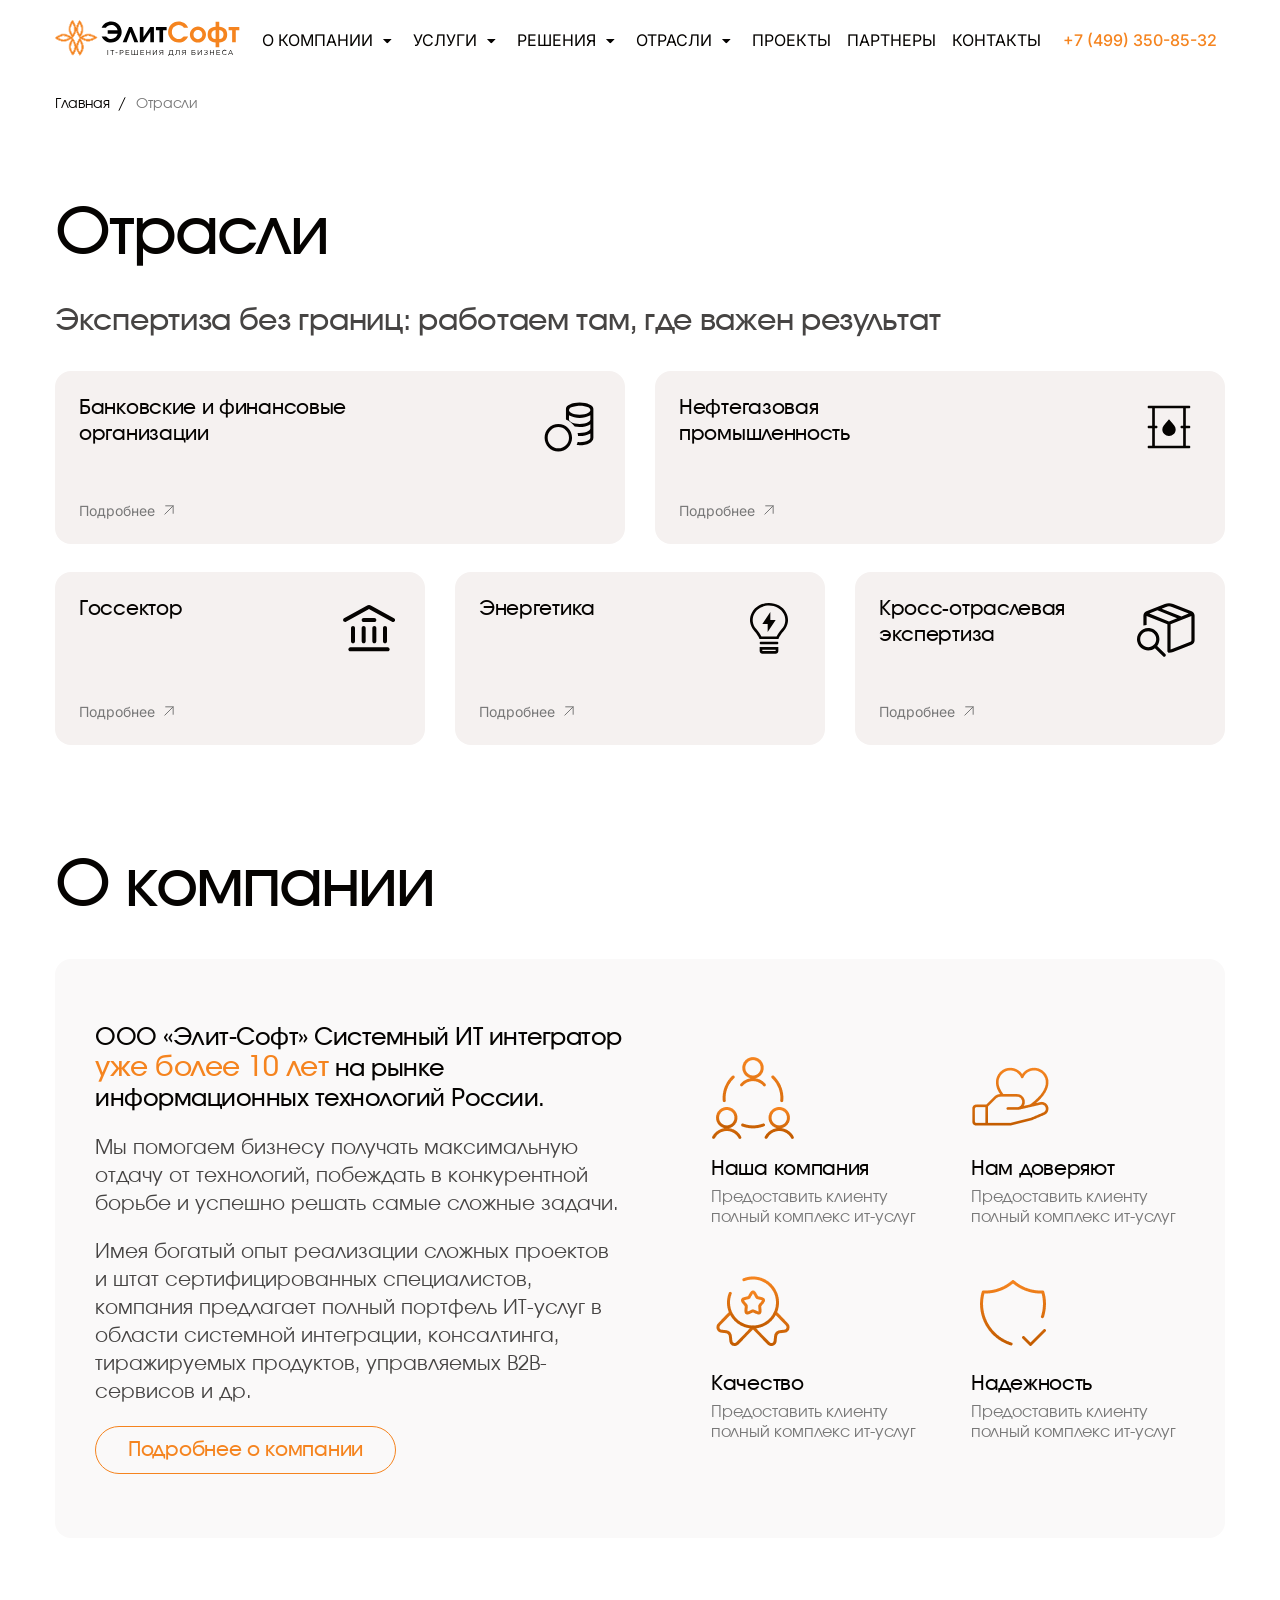
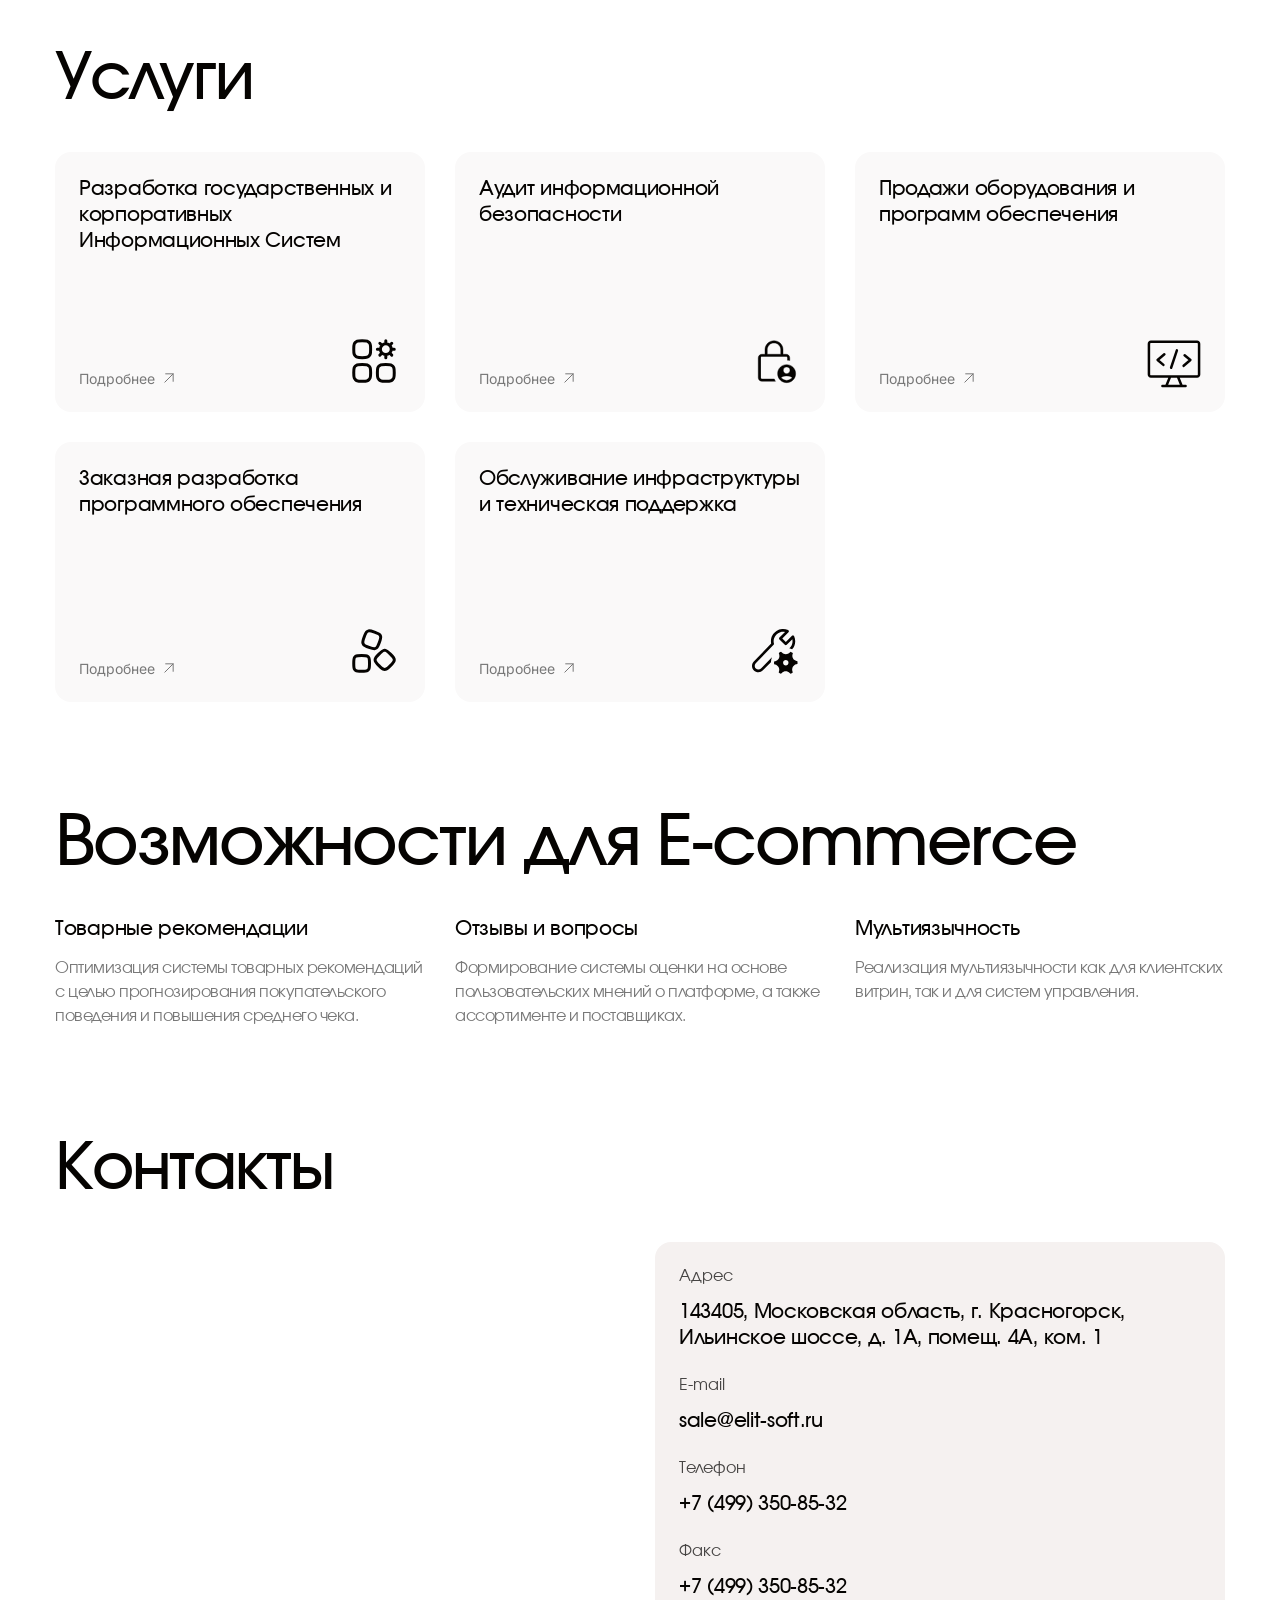
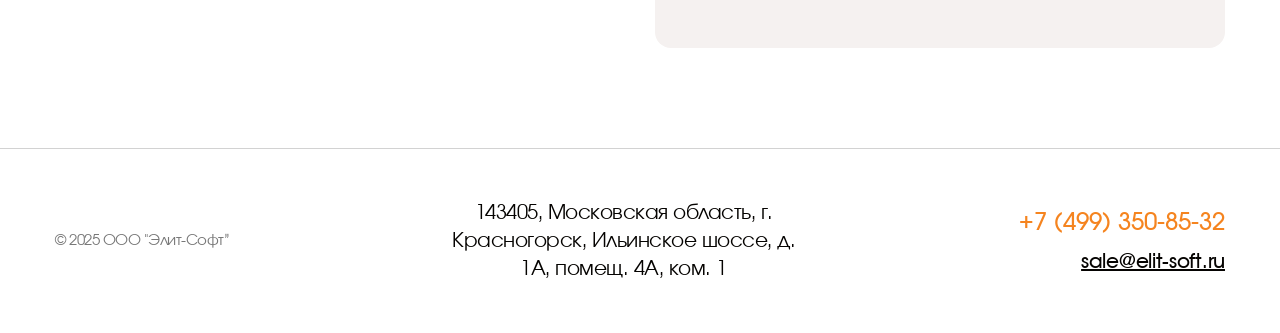
<file: industry.html>
<!DOCTYPE html>
<html lang="en">
<head>
    <meta charset="UTF-8">
    <meta name="viewport" content="width=device-width, initial-scale=1" />

    <title>Элит-Софт</title>
    <link rel="preconnect" href="https://fonts.googleapis.com">
    <link rel="preconnect" href="https://fonts.gstatic.com" crossorigin>
    <link href="https://fonts.googleapis.com/css2?family=Inter:ital,opsz,wght@0,14..32,100..900;1,14..32,100..900&display=swap" rel="stylesheet">
    <link rel="stylesheet" href="css/reset.css">
    <link rel="stylesheet" href="css/main.css">
    <link rel="stylesheet" href="css/media.css">
</head>
<body>
<header>
    <nav class="nav">
        <div class="container">
            <div class="nav__content df a-center">
                <div class="header__logo">
                    <a href="index.html">
                        <img src="images/logo.svg" alt="">
                    </a>
                </div>
                <ul class="menu df">
                    <li class="menu__item has-sub">
                        <a href="about.html" class="menu__link">О Компании</a>
                        <ul class="menu__sub">
                            <li class="menu__item">
                                <a href="news.html" class="menu__link">Новости
                                </a>
                            </li>
                            <li class="menu__item">
                                <a href="licences.html" class="menu__link">Лицензии</a>
                            </li>
                            <li class="menu__item">
                                <a href="certificates.html" class="menu__link">Сертификаты</a>
                            </li>
                            <li class="menu__item">
                                <a href="" class="menu__link">Реквизиты компании</a>
                            </li>

                        </ul>
                    </li>
                    <li class="menu__item has-sub">
                        <a href="services.html" class="menu__link">Услуги</a>
                        <ul class="menu__sub">
                            <li class="menu__item">
                                <a href="single-service.html" class="menu__link">Разработка государственных и корпоративных Информационных Систем
                                </a>
                            </li>
                            <li class="menu__item">
                                <a href="single-service.html" class="menu__link">Аудит информационной безопасности
                                </a>
                            </li>
                            <li class="menu__item">
                                <a href="single-service.html" class="menu__link">Продажи оборудования и программ обеспечения
                                </a>
                            </li>
                            <li class="menu__item">
                                <a href="single-service.html" class="menu__link">Заказная разработка программного обеспечения
                                </a>
                            </li>
                            <li class="menu__item">
                                <a href="single-service.html" class="menu__link">Обслуживание инфраструктуры и техническая поддержка
                                </a>
                            </li>

                        </ul>
                    </li>
                    <li class="menu__item has-sub">
                        <a href="" class="menu__link">Решения</a>
                        <ul class="menu__sub">
                            <li class="menu__item">
                                <a href="" class="menu__link">Инфраструктурные решения </a>
                            </li>
                            <li class="menu__item">
                                <a href="" class="menu__link">Телекоммуникационные решения</a>
                            </li>
                            <li class="menu__item">
                                <a href="" class="menu__link">Информационная безопасность</a>
                            </li>
                            <li class="menu__item">
                                <a href="" class="menu__link">Системы электронного документооборота
                                </a>
                            </li>
                            <li class="menu__item">
                                <a href="" class="menu__link">Корпоративные порталы</a>
                            </li>
                            <li class="menu__item">
                                <a href="" class="menu__link">BI Аналитика данных</a>
                            </li>
                            <li class="menu__item">
                                <a href="" class="menu__link">Геоинформационные решения</a>
                            </li>
                            <li class="menu__item">
                                <a href="" class="menu__link">Автоматизированные системы управления предприятием (АСУ ТП)</a>
                            </li>

                        </ul>
                    </li>
                    <li class="menu__item has-sub">
                        <a href="industry.html" class="menu__link">Отрасли</a>
                        <ul class="menu__sub">
                            <li class="menu__item">
                                <a href="" class="menu__link">Банковские и финансовые организации</a>
                            </li>
                            <li class="menu__item">
                                <a href="" class="menu__link">Нефтегазовая промышленность</a>
                            </li>
                            <li class="menu__item">
                                <a href="" class="menu__link">Госсектор
                                </a>
                            </li>
                            <li class="menu__item">
                                <a href="" class="menu__link">Энергетика
                                </a>
                            </li>
                            <li class="menu__item">
                                <a href="" class="menu__link">Кросс-отраслевая экспертиза </a>
                            </li>

                        </ul>
                    </li>
                    <li class="menu__item">
                        <a href="projects.html" class="menu__link">Проекты</a>
                    </li>
                    <li class="menu__item">
                        <a href="partners.html" class="menu__link">Партнеры</a>
                    </li>
                    <li class="menu__item">
                        <a href="contacts.html" class="menu__link">Контакты</a>
                    </li>

                </ul>
                <div class="header__contacts">
                    <a href="tel:+7 (499) 350-85-32">+7 (499) 350-85-32</a>
                </div>
                <button class="btn btn__menu">
                    <svg xmlns="http://www.w3.org/2000/svg" width="32" height="32" viewBox="0 0 32 32" fill="none">
                        <path d="M4 8H28M4 16H28M4 24H28" stroke="#050301" stroke-width="2.66667" stroke-linecap="round" stroke-linejoin="round"/>
                    </svg>
                </button>
            </div>
        </div>
    </nav>
</header>
<main>
    <!--   Block start-->
    <div class="breadcrumbs">
        <div class="container">
            <div class="breadcrumbs__list df a-center">
                <a href="" class="breadcrumbs__link">Главная</a><span class="breadcrumbs__text">Отрасли</span>
            </div>
        </div>
    </div>
    <!--   Block end-->
    <!--    Block Start -->
    <section class="industries bg-white pt-50">
        <div class="container">
            <h2 class="section__title">Отрасли</h2>
            <p class="section__text">Экспертиза без границ: работаем там, где важен результат</p>
            <div class="industry__list df f-wrap">
                <div class="industry">
                    <div class="industry__icon">
                        <img src="images/industry1.svg" alt="industry1">
                    </div>
                    <h3 class="industry__title">Банковские и финансовые организации
                    </h3>
                    <a href="" class="btn btn__more">Подробнее
                        <svg xmlns="http://www.w3.org/2000/svg" width="20" height="20" viewBox="0 0 20 20" fill="none">
                            <path d="M14.1654 5.83325L5.83203 14.1666" stroke="#787878" stroke-linecap="round" stroke-linejoin="round"/>
                            <path d="M6.66797 5.83325H14.168V13.3333" stroke="#787878" stroke-linecap="round" stroke-linejoin="round"/>
                        </svg>
                    </a>
                </div>
                <div class="industry">
                    <div class="industry__icon">
                        <img src="images/industry3.svg" alt="industry1">
                    </div>
                    <h3 class="industry__title">Нефтегазовая промышленность
                    </h3>
                    <a href="" class="btn btn__more">Подробнее
                        <svg xmlns="http://www.w3.org/2000/svg" width="20" height="20" viewBox="0 0 20 20" fill="none">
                            <path d="M14.1654 5.83325L5.83203 14.1666" stroke="#787878" stroke-linecap="round" stroke-linejoin="round"/>
                            <path d="M6.66797 5.83325H14.168V13.3333" stroke="#787878" stroke-linecap="round" stroke-linejoin="round"/>
                        </svg>
                    </a>
                </div>
                <div class="industry">
                    <div class="industry__icon">
                        <img src="images/industry2.svg" alt="industry1">
                    </div>
                    <h3 class="industry__title">Госсектор
                    </h3>
                    <a href="" class="btn btn__more">Подробнее
                        <svg xmlns="http://www.w3.org/2000/svg" width="20" height="20" viewBox="0 0 20 20" fill="none">
                            <path d="M14.1654 5.83325L5.83203 14.1666" stroke="#787878" stroke-linecap="round" stroke-linejoin="round"/>
                            <path d="M6.66797 5.83325H14.168V13.3333" stroke="#787878" stroke-linecap="round" stroke-linejoin="round"/>
                        </svg>
                    </a>
                </div>
                <div class="industry">
                    <div class="industry__icon">
                        <img src="images/industry4.svg" alt="industry1">
                    </div>
                    <h3 class="industry__title">Энергетика
                    </h3>
                    <a href="" class="btn btn__more">Подробнее
                        <svg xmlns="http://www.w3.org/2000/svg" width="20" height="20" viewBox="0 0 20 20" fill="none">
                            <path d="M14.1654 5.83325L5.83203 14.1666" stroke="#787878" stroke-linecap="round" stroke-linejoin="round"/>
                            <path d="M6.66797 5.83325H14.168V13.3333" stroke="#787878" stroke-linecap="round" stroke-linejoin="round"/>
                        </svg>
                    </a>
                </div>
                <div class="industry">
                    <div class="industry__icon">
                        <img src="images/industry5.svg" alt="industry1">
                    </div>
                    <h3 class="industry__title">Кросс-отраслевая экспертиза
                    </h3>
                    <a href="" class="btn btn__more">Подробнее
                        <svg xmlns="http://www.w3.org/2000/svg" width="20" height="20" viewBox="0 0 20 20" fill="none">
                            <path d="M14.1654 5.83325L5.83203 14.1666" stroke="#787878" stroke-linecap="round" stroke-linejoin="round"/>
                            <path d="M6.66797 5.83325H14.168V13.3333" stroke="#787878" stroke-linecap="round" stroke-linejoin="round"/>
                        </svg>
                    </a>
                </div>

            </div>
        </div>
    </section>
    <!--    Block End -->
    <!--    Block Start -->
    <section class="about pb-50">
        <div class="container">
            <h2 class="section__title">О компании</h2>
            <div class="about__content df">
                <div class="about__left">
                    <h3>ООО «Элит-Софт» Системный ИТ интегратор <span>уже более 10 лет</span>
                        на рынке информационных технологий России.</h3>
                    <p>Мы помогаем бизнесу получать максимальную отдачу от технологий, побеждать в конкурентной борьбе и успешно решать самые сложные задачи.</p>
                    <p>Имея богатый опыт реализации сложных проектов и штат сертифицированных специалистов, компания предлагает полный портфель ИТ-услуг в области системной интеграции, консалтинга, тиражируемых продуктов, управляемых B2B-сервисов и др.</p>
                    <a href="" class="btn btn__orange--outline">Подробнее о компании</a>
                </div>
                <div class="about__right">
                    <div class="about__list df f-wrap">
                        <div class="about__item">
                            <div class="about__icon">
                                <img src="images/about1.webp" alt="about1">
                            </div>
                            <h3>Наша компания</h3>
                            <p>Предоставить клиенту полный комплекс ит-услуг</p>
                        </div>
                        <div class="about__item">
                            <div class="about__icon">
                                <img src="images/about4.webp" alt="about1">
                            </div>
                            <h3>Нам доверяют</h3>
                            <p>Предоставить клиенту полный комплекс ит-услуг</p>
                        </div>
                        <div class="about__item">
                            <div class="about__icon">
                                <img src="images/about3.webp" alt="about1">
                            </div>
                            <h3>Качество</h3>
                            <p>Предоставить клиенту полный комплекс ит-услуг</p>
                        </div>
                        <div class="about__item">
                            <div class="about__icon">
                                <img src="images/about2.webp" alt="about1">
                            </div>
                            <h3>Надежность</h3>
                            <p>Предоставить клиенту полный комплекс ит-услуг</p>
                        </div>
                    </div>
                </div>
            </div>
        </div>
    </section>
    <!--    Block End -->

    <!--    Block Start-->
    <section class="services pt-50">
        <div class="container">
                <h2 class="section__title">Услуги</h2>
            <div class="services__list services__list--equal df f-wrap">
                <div class="service__item">
                    <div class="service__img">
                        <img src="images/service6.svg" alt="service1">
                    </div>
                    <h3 class="service__title">Разработка государственных
                        и корпоративных Информационных Систем</h3>
                    <a href="" class="btn btn__more">Подробнее
                        <svg xmlns="http://www.w3.org/2000/svg" width="20" height="20" viewBox="0 0 20 20" fill="none">
                            <path d="M14.1654 5.83325L5.83203 14.1666" stroke="#787878" stroke-linecap="round" stroke-linejoin="round"/>
                            <path d="M6.66797 5.83325H14.168V13.3333" stroke="#787878" stroke-linecap="round" stroke-linejoin="round"/>
                        </svg>
                    </a>
                </div>
                <div class="service__item">
                    <div class="service__img">
                        <img src="images/service9.svg" alt="service1">
                    </div>
                    <h3 class="service__title">Аудит информационной безопасности</h3>
                    <a href="" class="btn btn__more">Подробнее
                        <svg xmlns="http://www.w3.org/2000/svg" width="20" height="20" viewBox="0 0 20 20" fill="none">
                            <path d="M14.1654 5.83325L5.83203 14.1666" stroke="#787878" stroke-linecap="round" stroke-linejoin="round"/>
                            <path d="M6.66797 5.83325H14.168V13.3333" stroke="#787878" stroke-linecap="round" stroke-linejoin="round"/>
                        </svg>
                    </a>
                </div>
                <div class="service__item">
                    <div class="service__img">
                        <img src="images/service10.svg" alt="service1">
                    </div>
                    <h3 class="service__title">Продажи оборудования
                        и программ обеспечения</h3>
                    <a href="" class="btn btn__more">Подробнее
                        <svg xmlns="http://www.w3.org/2000/svg" width="20" height="20" viewBox="0 0 20 20" fill="none">
                            <path d="M14.1654 5.83325L5.83203 14.1666" stroke="#787878" stroke-linecap="round" stroke-linejoin="round"/>
                            <path d="M6.66797 5.83325H14.168V13.3333" stroke="#787878" stroke-linecap="round" stroke-linejoin="round"/>
                        </svg>
                    </a>
                </div>
                <div class="service__item">
                    <div class="service__img">
                            <img src="images/service8.svg" alt="service1">
                    </div>
                    <h3 class="service__title">Заказная разработка программного обеспечения</h3>
                    <a href="" class="btn btn__more">Подробнее
                        <svg xmlns="http://www.w3.org/2000/svg" width="20" height="20" viewBox="0 0 20 20" fill="none">
                            <path d="M14.1654 5.83325L5.83203 14.1666" stroke="#787878" stroke-linecap="round" stroke-linejoin="round"/>
                            <path d="M6.66797 5.83325H14.168V13.3333" stroke="#787878" stroke-linecap="round" stroke-linejoin="round"/>
                        </svg>
                    </a>
                </div>
                <div class="service__item">
                    <div class="service__img">
                        <img src="images/service7.svg" alt="service1">
                    </div>
                    <h3 class="service__title">Обслуживание инфраструктуры и техническая поддержка</h3>
                    <a href="" class="btn btn__more">Подробнее
                        <svg xmlns="http://www.w3.org/2000/svg" width="20" height="20" viewBox="0 0 20 20" fill="none">
                            <path d="M14.1654 5.83325L5.83203 14.1666" stroke="#787878" stroke-linecap="round" stroke-linejoin="round"/>
                            <path d="M6.66797 5.83325H14.168V13.3333" stroke="#787878" stroke-linecap="round" stroke-linejoin="round"/>
                        </svg>
                    </a>
                </div>
            </div>
        </div>
    </section>
    <!--    Block End -->

    <!--    Block Start -->
    <section class="e-commerce pt-50">
        <div class="container">
            <h2 class="section__title">Возможности для E-commerce</h2>
            <div class="e-commerce__list df">
                <div class="e-commerce__item">
                    <h3>Товарные рекомендации</h3>
                    <p>Оптимизация системы товарных рекомендаций с целью прогнозирования покупательского поведения и повышения среднего чека.</p>
                </div>
                <div class="e-commerce__item">
                    <h3>Отзывы и вопросы</h3>
                    <p>Формирование системы оценки на основе пользовательских мнений о платформе, а также ассортименте и поставщиках.</p>
                </div>
                <div class="e-commerce__item">
                    <h3>Мультиязычность</h3>
                    <p>Реализация мультиязычности как для клиентских витрин, так и для систем управления.</p>
                </div>
            </div>
        </div>
    </section>
    <!--    Block End -->
    <!--    Block Start -->
    <section class="contacts bg-white pb-100">
        <div class="container">
            <h2 class="section__title">Контакты</h2>
            <div class="contact__content df">
                <div class="contact__left">
                    <div id="map"></div>
                </div>
                <div class="contact__right">
                    <div class="contact__row">
                        <h3>Адрес</h3>
                        <p>143405, Московская область, г. Красногорск, Ильинское шоссе, д. 1А, помещ. 4А, ком. 1</p>
                    </div>
                    <div class="contact__row">
                        <h3>E-mail</h3>
                        <a href="mailto:sale@elit-soft.ru">sale@elit-soft.ru</a>
                    </div>
                    <div class="contact__row">
                        <h3>Телефон</h3>
                        <a href="tel:+7 (499) 350-85-32">+7 (499) 350-85-32</a>
                    </div>
                    <div class="contact__row">
                        <h3>Факс</h3>
                        <a href="tel:+7 (499) 350-85-32">+7 (499) 350-85-32</a>
                    </div>
                </div>
            </div>
        </div>
    </section>
    <!--    Block End -->
</main>
<footer>
    <div class="container">
        <div class="footer__content df j-spc-btw a-center">
            <div class="footer__left">
                <p class="copyright">© 2025 ООО "Элит-Софт”</p>
            </div>
            <div class="footer__center">
                <p>143405, Московская область, г. Красногорск, Ильинское шоссе, д. 1А, помещ. 4А, ком. 1</p>
            </div>
            <div class="footer__right df f-column  a-end">
                <a href="tel:+7 (499) 350-85-32" class="footer__link">+7 (499) 350-85-32</a>
                <a href="mailto:sale@elit-soft.ru" class="footer__link">sale@elit-soft.ru</a>
            </div>
        </div>
    </div>
</footer>
<script src="https://api-maps.yandex.ru/2.1/?apikey=1fcaf82d-5b7d-4633-883b-eb72fd96db4e&lang=ru_RU"></script>

<script src="js/main.js"></script>
</body>
</html>
</file>
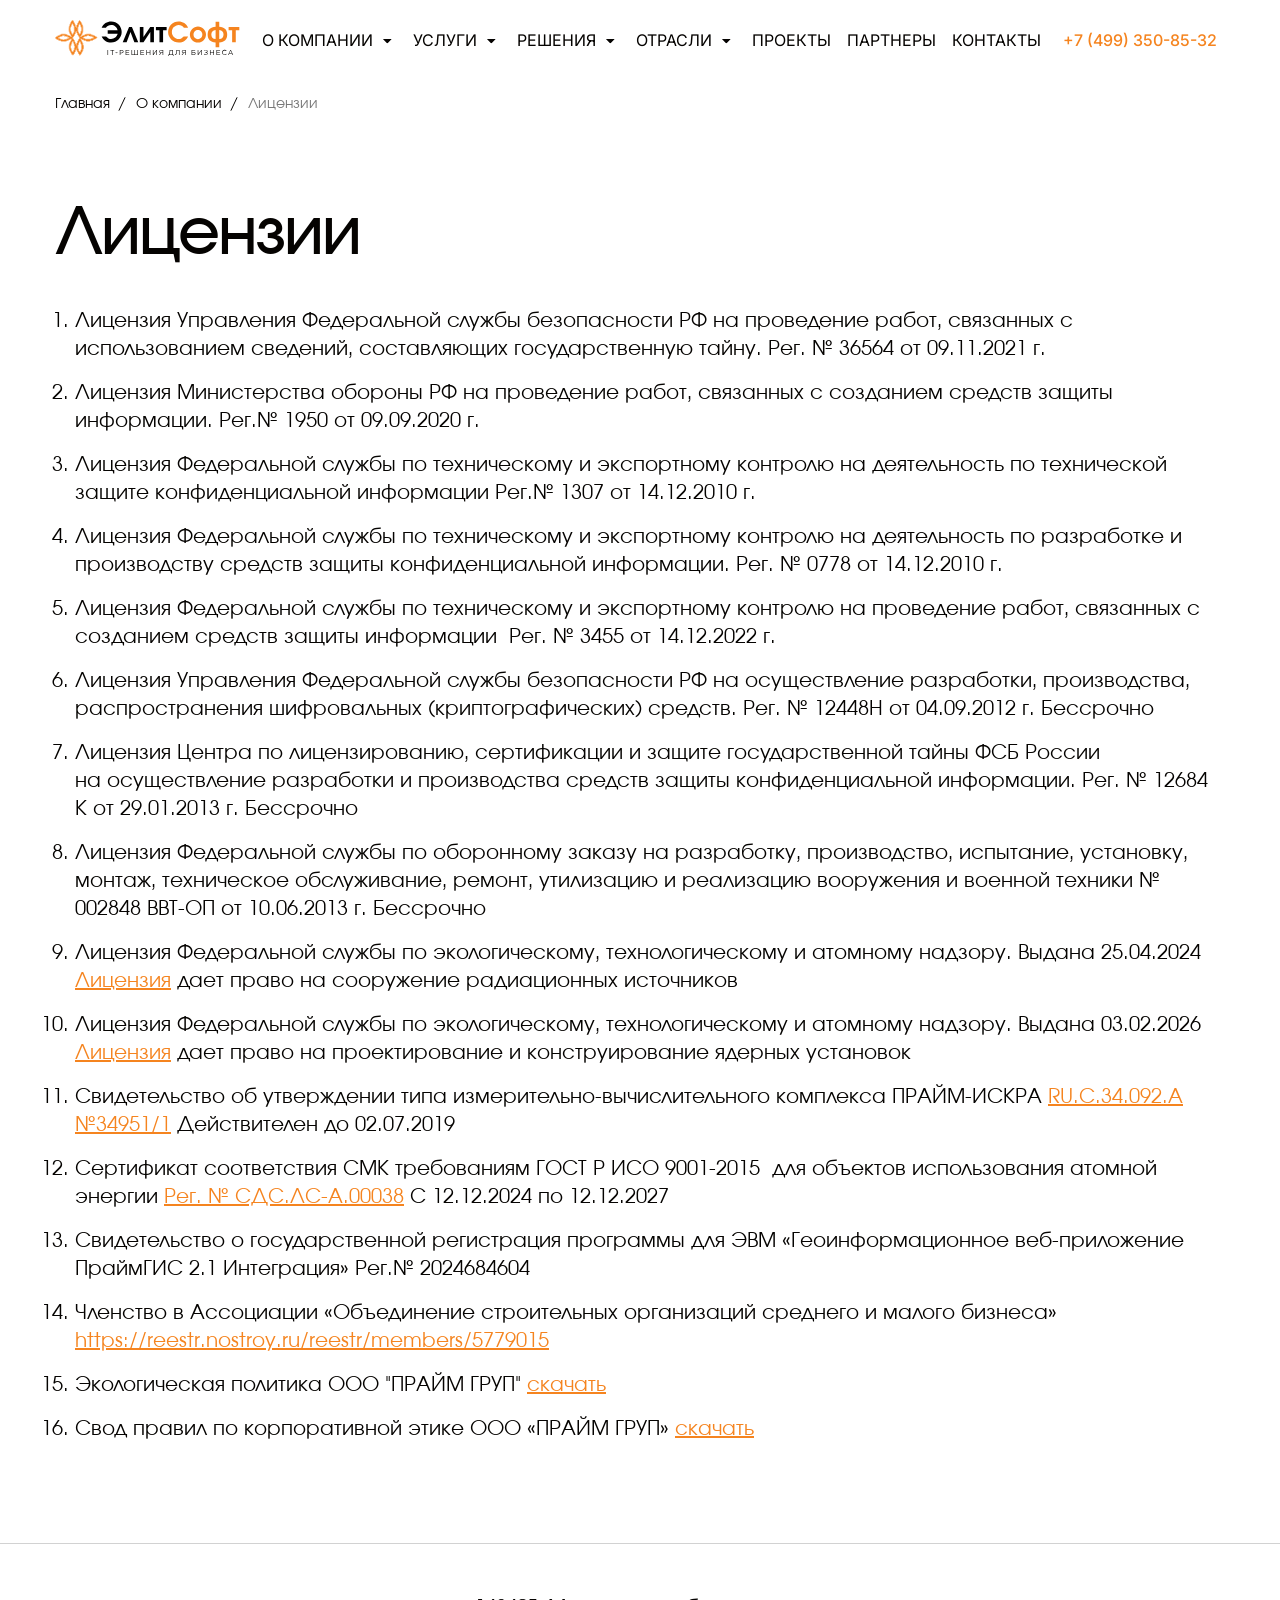
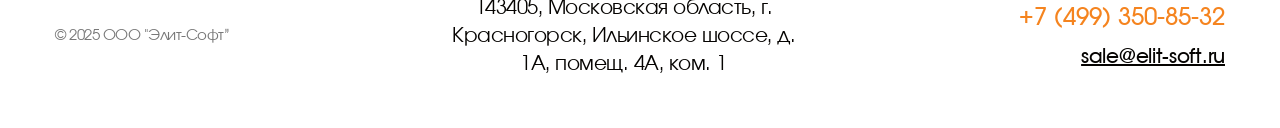
<file: licences.html>
<!DOCTYPE html>
<html lang="en">
<head>
    <meta charset="UTF-8">
    <meta name="viewport" content="width=device-width, initial-scale=1" />

    <title>Элит-Софт</title>
    <link rel="preconnect" href="https://fonts.googleapis.com">
    <link rel="preconnect" href="https://fonts.gstatic.com" crossorigin>
    <link href="https://fonts.googleapis.com/css2?family=Inter:ital,opsz,wght@0,14..32,100..900;1,14..32,100..900&display=swap" rel="stylesheet">
    <link rel="stylesheet" href="css/reset.css">
    <link rel="stylesheet" href="css/main.css">
    <link rel="stylesheet" href="css/media.css">
</head>
<body>
<header>
    <nav class="nav">
        <div class="container">
            <div class="nav__content df a-center">
                <div class="header__logo">
                    <a href="index.html">
                        <img src="images/logo.svg" alt="">
                    </a>
                </div>
                <ul class="menu df">
                    <li class="menu__item has-sub">
                        <a href="about.html" class="menu__link">О Компании</a>
                        <ul class="menu__sub">
                            <li class="menu__item">
                                <a href="news.html" class="menu__link">Новости
                                </a>
                            </li>
                            <li class="menu__item">
                                <a href="licences.html" class="menu__link">Лицензии</a>
                            </li>
                            <li class="menu__item">
                                <a href="certificates.html" class="menu__link">Сертификаты</a>
                            </li>
                            <li class="menu__item">
                                <a href="" class="menu__link">Реквизиты компании</a>
                            </li>

                        </ul>
                    </li>
                    <li class="menu__item has-sub">
                        <a href="services.html" class="menu__link">Услуги</a>
                        <ul class="menu__sub">
                            <li class="menu__item">
                                <a href="single-service.html" class="menu__link">Разработка государственных и корпоративных Информационных Систем
                                </a>
                            </li>
                            <li class="menu__item">
                                <a href="single-service.html" class="menu__link">Аудит информационной безопасности
                                </a>
                            </li>
                            <li class="menu__item">
                                <a href="single-service.html" class="menu__link">Продажи оборудования и программ обеспечения
                                </a>
                            </li>
                            <li class="menu__item">
                                <a href="single-service.html" class="menu__link">Заказная разработка программного обеспечения
                                </a>
                            </li>
                            <li class="menu__item">
                                <a href="single-service.html" class="menu__link">Обслуживание инфраструктуры и техническая поддержка
                                </a>
                            </li>

                        </ul>
                    </li>
                    <li class="menu__item has-sub">
                        <a href="" class="menu__link">Решения</a>
                        <ul class="menu__sub">
                            <li class="menu__item">
                                <a href="" class="menu__link">Инфраструктурные решения </a>
                            </li>
                            <li class="menu__item">
                                <a href="" class="menu__link">Телекоммуникационные решения</a>
                            </li>
                            <li class="menu__item">
                                <a href="" class="menu__link">Информационная безопасность</a>
                            </li>
                            <li class="menu__item">
                                <a href="" class="menu__link">Системы электронного документооборота
                                </a>
                            </li>
                            <li class="menu__item">
                                <a href="" class="menu__link">Корпоративные порталы</a>
                            </li>
                            <li class="menu__item">
                                <a href="" class="menu__link">BI Аналитика данных</a>
                            </li>
                            <li class="menu__item">
                                <a href="" class="menu__link">Геоинформационные решения</a>
                            </li>
                            <li class="menu__item">
                                <a href="" class="menu__link">Автоматизированные системы управления предприятием (АСУ ТП)</a>
                            </li>

                        </ul>
                    </li>
                    <li class="menu__item has-sub">
                        <a href="industry.html" class="menu__link">Отрасли</a>
                        <ul class="menu__sub">
                            <li class="menu__item">
                                <a href="" class="menu__link">Банковские и финансовые организации</a>
                            </li>
                            <li class="menu__item">
                                <a href="" class="menu__link">Нефтегазовая промышленность</a>
                            </li>
                            <li class="menu__item">
                                <a href="" class="menu__link">Госсектор
                                </a>
                            </li>
                            <li class="menu__item">
                                <a href="" class="menu__link">Энергетика
                                </a>
                            </li>
                            <li class="menu__item">
                                <a href="" class="menu__link">Кросс-отраслевая экспертиза </a>
                            </li>

                        </ul>
                    </li>
                    <li class="menu__item">
                        <a href="projects.html" class="menu__link">Проекты</a>
                    </li>
                    <li class="menu__item">
                        <a href="partners.html" class="menu__link">Партнеры</a>
                    </li>
                    <li class="menu__item">
                        <a href="contacts.html" class="menu__link">Контакты</a>
                    </li>

                </ul>
                <div class="header__contacts">
                    <a href="tel:+7 (499) 350-85-32">+7 (499) 350-85-32</a>
                </div>
                <button class="btn btn__menu">
                    <svg xmlns="http://www.w3.org/2000/svg" width="32" height="32" viewBox="0 0 32 32" fill="none">
                        <path d="M4 8H28M4 16H28M4 24H28" stroke="#050301" stroke-width="2.66667" stroke-linecap="round" stroke-linejoin="round"/>
                    </svg>
                </button>
            </div>
        </div>
    </nav>
</header>
<main>
<!--   Block start-->
    <div class="breadcrumbs">
        <div class="container">
            <div class="breadcrumbs__list df a-center">
                <a href="" class="breadcrumbs__link">Главная</a> <a href="" class="breadcrumbs__link">О компании</a><span class="breadcrumbs__text">Лицензии</span>
            </div>
        </div>
    </div>
<!--   Block end-->

<!--    Block Start -->
    <section class="licences">
        <div class="container">
            <h2 class="section__title">Лицензии</h2>
            <div class="licences__content">
                <ol>
                    <li>Лицензия Управления Федеральной службы безопасности РФ на проведение работ, связанных с использованием сведений, составляющих государственную тайну. Рег. № 36564 от 09.11.2021 г.</li>
                    <li>Лицензия Министерства обороны РФ на проведение работ, связанных с созданием средств защиты информации. Рег.№ 1950 от 09.09.2020 г. </li>
                    <li>Лицензия Федеральной службы по техническому и экспортному контролю на деятельность по технической защите конфиденциальной информации Рег.№ 1307 от 14.12.2010 г.</li>
                    <li>Лицензия Федеральной службы по техническому и экспортному контролю на деятельность по разработке и производству средств защиты конфиденциальной информации. Рег. № 0778 от 14.12.2010 г.</li>
                    <li>Лицензия Федеральной службы по техническому и экспортному контролю на проведение работ, связанных с созданием средств защиты информации  Рег. № 3455 от 14.12.2022 г.</li>
                    <li>Лицензия Управления Федеральной службы безопасности РФ на осуществление разработки, производства, распространения шифровальных (криптографических) средств. Рег. № 12448Н от 04.09.2012 г. Бессрочно</li>
                    <li>Лицензия Центра по лицензированию, сертификации и защите государственной тайны ФСБ России на осуществление разработки и производства средств защиты конфиденциальной информации. Рег. № 12684 К от 29.01.2013 г. Бессрочно </li>
                    <li>Лицензия Федеральной службы по оборонному заказу на разработку, производство, испытание, установку, монтаж, техническое обслуживание, ремонт, утилизацию и реализацию вооружения и военной техники № 002848 ВВТ-ОП от 10.06.2013 г. Бессрочно </li>
                    <li>Лицензия Федеральной службы по экологическому, технологическому и атомному надзору. Выдана 25.04.2024
                        <a href="">Лицензия</a> дает право на сооружение радиационных источников</li>
                    <li>Лицензия Федеральной службы по экологическому, технологическому и атомному надзору. Выдана 03.02.2026
                        <a href="">Лицензия</a> дает право на проектирование и конструирование ядерных установок</li>
                    <li>Свидетельство об утверждении типа измерительно-вычислительного комплекса ПРАЙМ-ИСКРА <a href="">
                    RU.C.34.092.A №34951/1</a>  Действителен до 02.07.2019</li>
                    <li>Сертификат соответствия СМК требованиям ГОСТ Р ИСО 9001-2015  для объектов использования атомной энергии
                        <a href="">Рег. № СДС.ЛС-А.00038</a> С 12.12.2024 по 12.12.2027</li>
                    <li>Свидетельство о государственной регистрация программы для ЭВМ «Геоинформационное веб-приложение ПраймГИС 2.1 Интеграция» Рег.№ 2024684604</li>
                    <li>Членство в Ассоциации «Объединение строительных организаций среднего и малого бизнеса» <a
                            href="">https://reestr.nostroy.ru/reestr/members/5779015</a></li>
                    <li>Экологическая политика ООО "ПРАЙМ ГРУП" <a href="">скачать</a></li>
                    <li>Свод правил по корпоративной этике ООО «ПРАЙМ ГРУП» <a href="">скачать</a></li>

                </ol>
            </div>

        </div>
    </section>
<!--    Block End -->


</main>
<footer>
    <div class="container">
        <div class="footer__content df j-spc-btw a-center">
            <div class="footer__left">
                <p class="copyright">© 2025 ООО "Элит-Софт”</p>
            </div>
            <div class="footer__center">
                <p>143405, Московская область, г. Красногорск, Ильинское шоссе, д. 1А, помещ. 4А, ком. 1</p>
            </div>
            <div class="footer__right df f-column  a-end">
                <a href="tel:+7 (499) 350-85-32" class="footer__link">+7 (499) 350-85-32</a>
                <a href="mailto:sale@elit-soft.ru" class="footer__link">sale@elit-soft.ru</a>
            </div>
        </div>
    </div>
</footer>

<script src="js/main.js"></script>
</body>
</html>
</file>
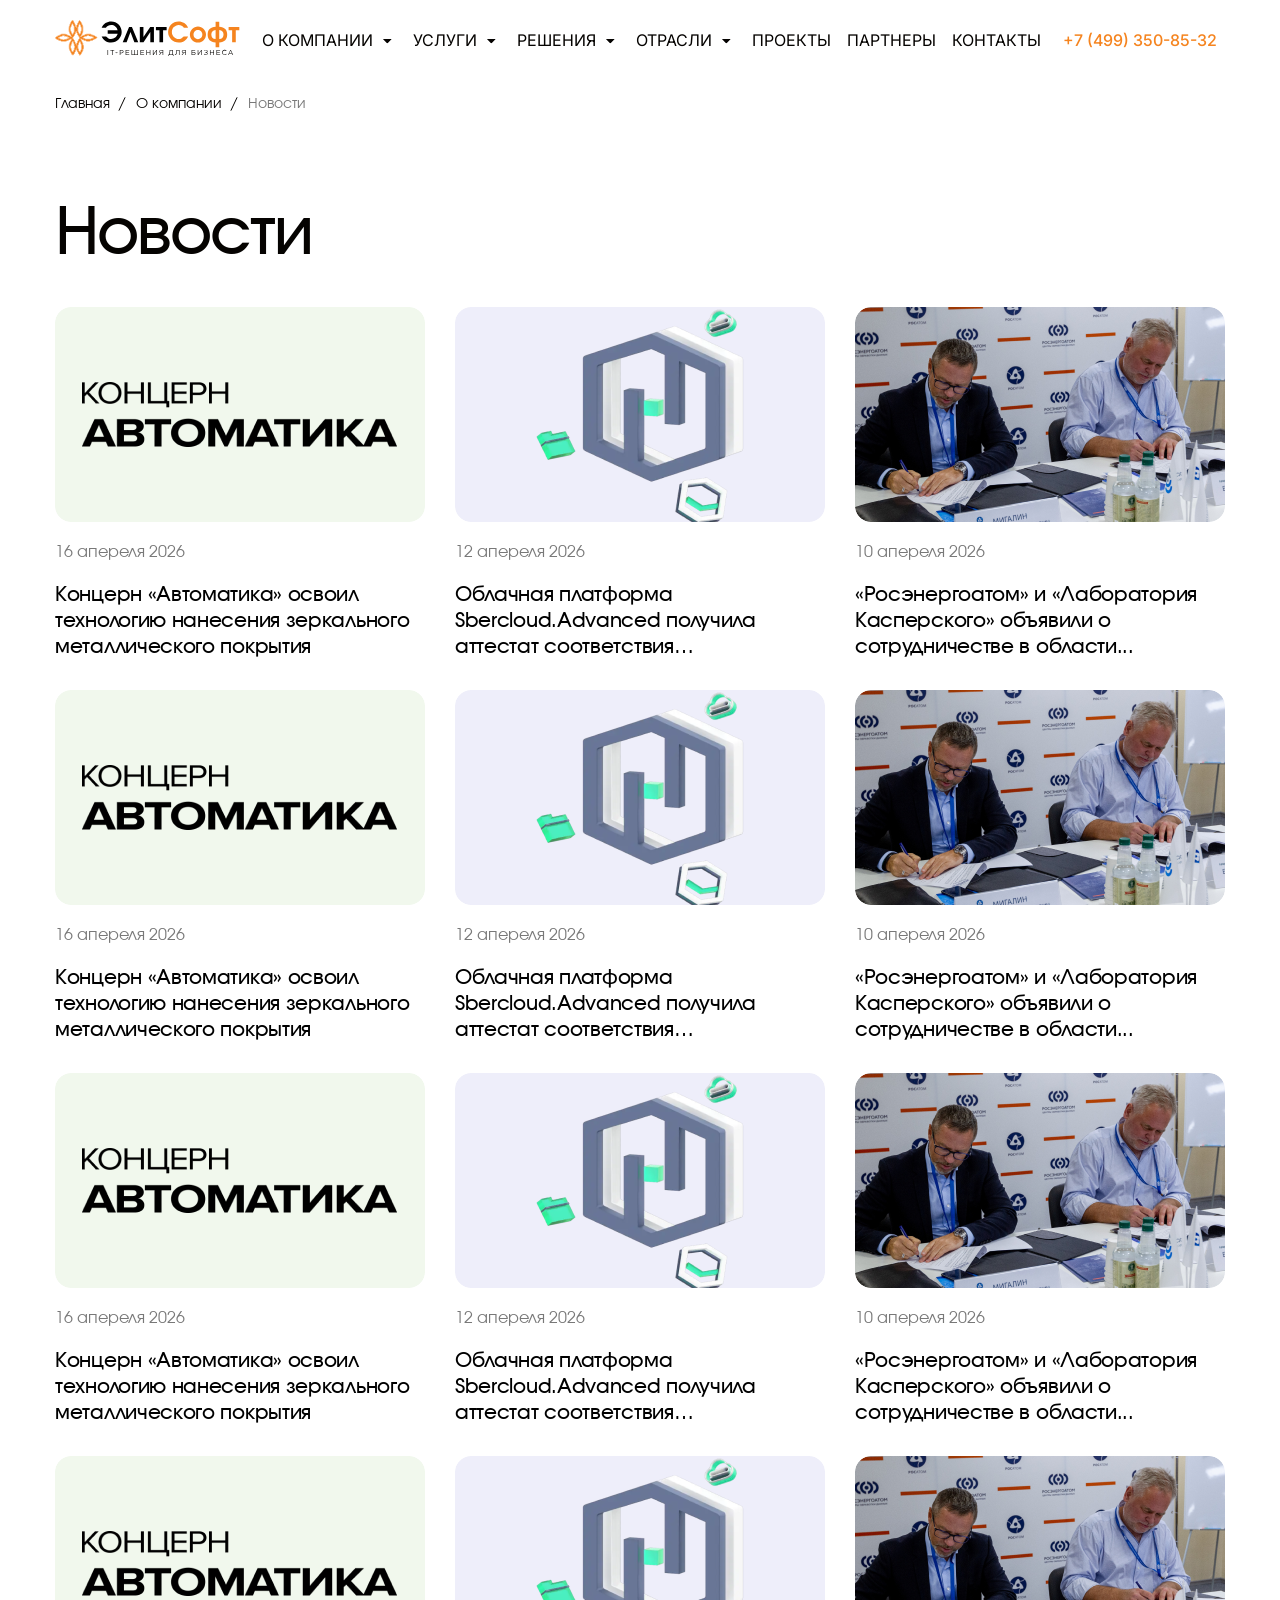
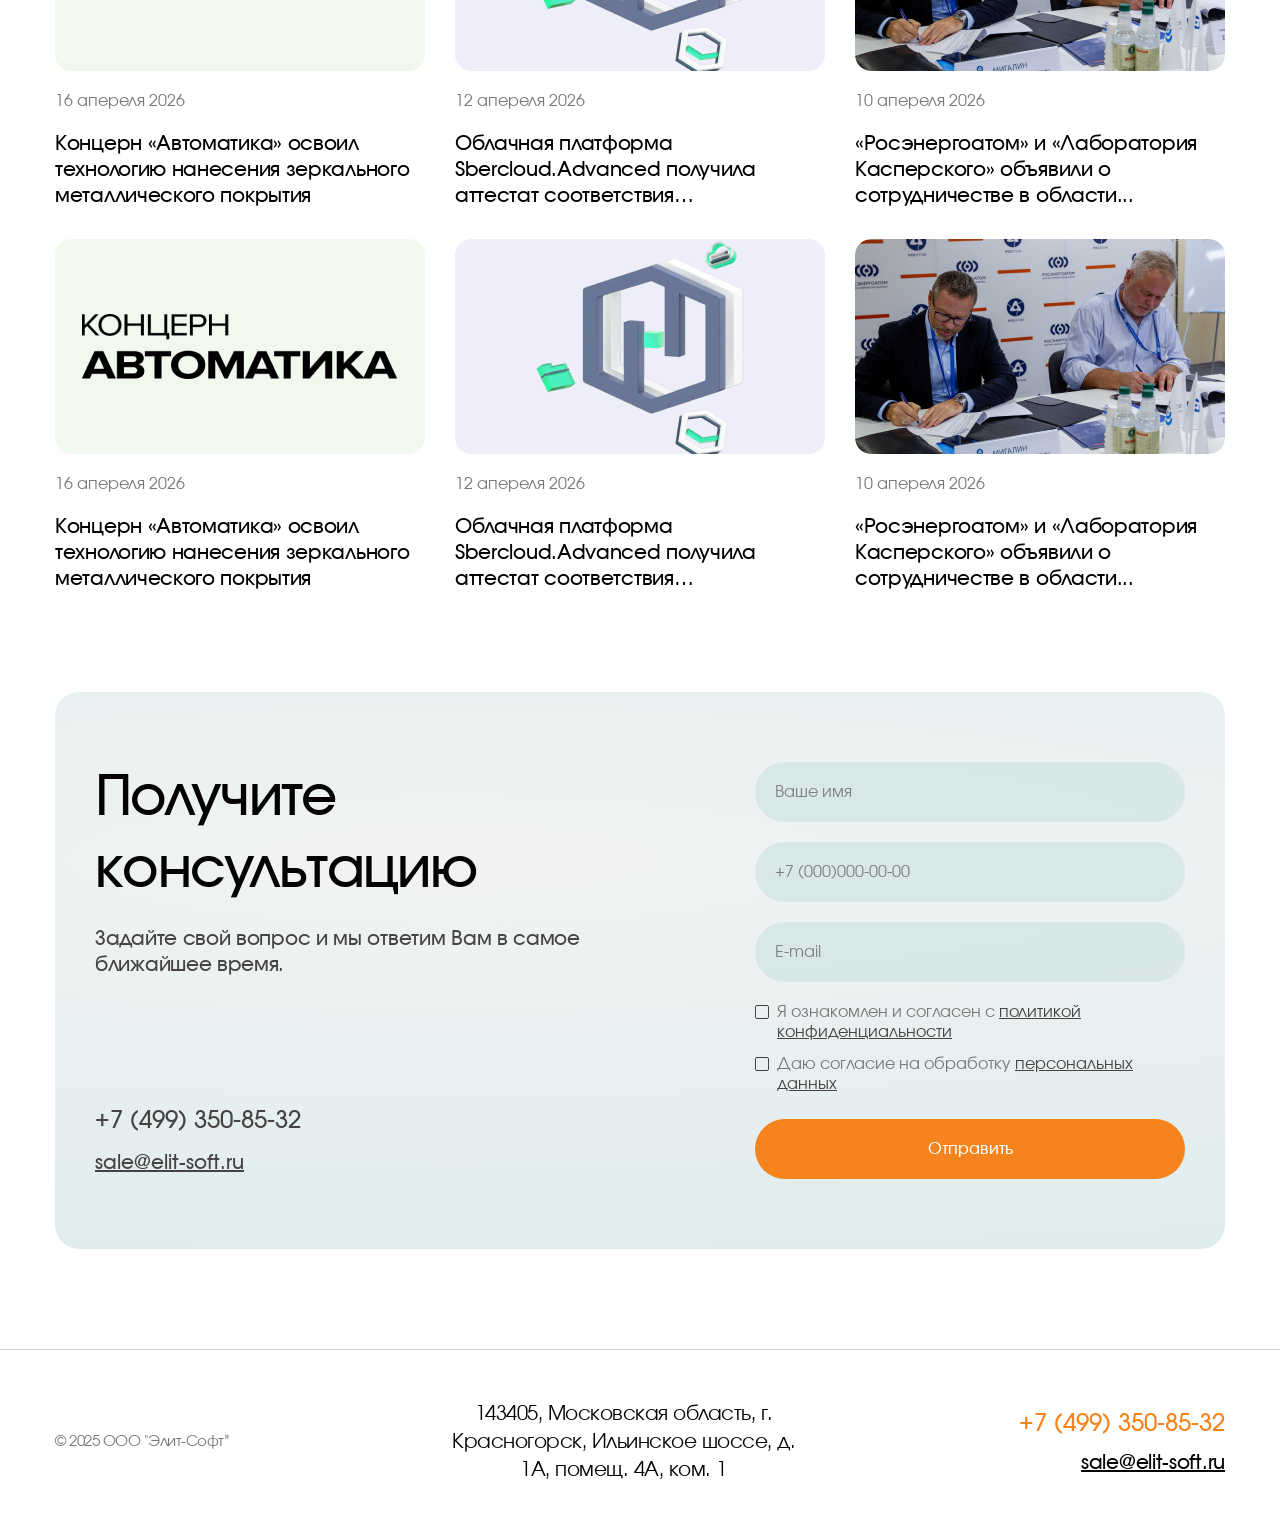
<file: news.html>
<!DOCTYPE html>
<html lang="en">
<head>
    <meta charset="UTF-8">
    <meta name="viewport" content="width=device-width, initial-scale=1" />

    <title>Элит-Софт</title>
    <link rel="preconnect" href="https://fonts.googleapis.com">
    <link rel="preconnect" href="https://fonts.gstatic.com" crossorigin>
    <link href="https://fonts.googleapis.com/css2?family=Inter:ital,opsz,wght@0,14..32,100..900;1,14..32,100..900&display=swap" rel="stylesheet">
    <link rel="stylesheet" href="css/reset.css">
    <link rel="stylesheet" href="css/main.css">
    <link rel="stylesheet" href="css/media.css">
</head>
<body>
<header>
    <nav class="nav">
        <div class="container">
            <div class="nav__content df a-center">
                <div class="header__logo">
                    <a href="index.html">
                        <img src="images/logo.svg" alt="">
                    </a>
                </div>
                <ul class="menu df">
                    <li class="menu__item has-sub">
                        <a href="about.html" class="menu__link">О Компании</a>
                        <ul class="menu__sub">
                            <li class="menu__item">
                                <a href="news.html" class="menu__link">Новости
                                </a>
                            </li>
                            <li class="menu__item">
                                <a href="licences.html" class="menu__link">Лицензии</a>
                            </li>
                            <li class="menu__item">
                                <a href="certificates.html" class="menu__link">Сертификаты</a>
                            </li>
                            <li class="menu__item">
                                <a href="" class="menu__link">Реквизиты компании</a>
                            </li>

                        </ul>
                    </li>
                    <li class="menu__item has-sub">
                        <a href="services.html" class="menu__link">Услуги</a>
                        <ul class="menu__sub">
                            <li class="menu__item">
                                <a href="single-service.html" class="menu__link">Разработка государственных и корпоративных Информационных Систем
                                </a>
                            </li>
                            <li class="menu__item">
                                <a href="single-service.html" class="menu__link">Аудит информационной безопасности
                                </a>
                            </li>
                            <li class="menu__item">
                                <a href="single-service.html" class="menu__link">Продажи оборудования и программ обеспечения
                                </a>
                            </li>
                            <li class="menu__item">
                                <a href="single-service.html" class="menu__link">Заказная разработка программного обеспечения
                                </a>
                            </li>
                            <li class="menu__item">
                                <a href="single-service.html" class="menu__link">Обслуживание инфраструктуры и техническая поддержка
                                </a>
                            </li>

                        </ul>
                    </li>
                    <li class="menu__item has-sub">
                        <a href="" class="menu__link">Решения</a>
                        <ul class="menu__sub">
                            <li class="menu__item">
                                <a href="" class="menu__link">Инфраструктурные решения </a>
                            </li>
                            <li class="menu__item">
                                <a href="" class="menu__link">Телекоммуникационные решения</a>
                            </li>
                            <li class="menu__item">
                                <a href="" class="menu__link">Информационная безопасность</a>
                            </li>
                            <li class="menu__item">
                                <a href="" class="menu__link">Системы электронного документооборота
                                </a>
                            </li>
                            <li class="menu__item">
                                <a href="" class="menu__link">Корпоративные порталы</a>
                            </li>
                            <li class="menu__item">
                                <a href="" class="menu__link">BI Аналитика данных</a>
                            </li>
                            <li class="menu__item">
                                <a href="" class="menu__link">Геоинформационные решения</a>
                            </li>
                            <li class="menu__item">
                                <a href="" class="menu__link">Автоматизированные системы управления предприятием (АСУ ТП)</a>
                            </li>

                        </ul>
                    </li>
                    <li class="menu__item has-sub">
                        <a href="industry.html" class="menu__link">Отрасли</a>
                        <ul class="menu__sub">
                            <li class="menu__item">
                                <a href="" class="menu__link">Банковские и финансовые организации</a>
                            </li>
                            <li class="menu__item">
                                <a href="" class="menu__link">Нефтегазовая промышленность</a>
                            </li>
                            <li class="menu__item">
                                <a href="" class="menu__link">Госсектор
                                </a>
                            </li>
                            <li class="menu__item">
                                <a href="" class="menu__link">Энергетика
                                </a>
                            </li>
                            <li class="menu__item">
                                <a href="" class="menu__link">Кросс-отраслевая экспертиза </a>
                            </li>

                        </ul>
                    </li>
                    <li class="menu__item">
                        <a href="projects.html" class="menu__link">Проекты</a>
                    </li>
                    <li class="menu__item">
                        <a href="partners.html" class="menu__link">Партнеры</a>
                    </li>
                    <li class="menu__item">
                        <a href="contacts.html" class="menu__link">Контакты</a>
                    </li>

                </ul>
                <div class="header__contacts">
                    <a href="tel:+7 (499) 350-85-32">+7 (499) 350-85-32</a>
                </div>
                <button class="btn btn__menu">
                    <svg xmlns="http://www.w3.org/2000/svg" width="32" height="32" viewBox="0 0 32 32" fill="none">
                        <path d="M4 8H28M4 16H28M4 24H28" stroke="#050301" stroke-width="2.66667" stroke-linecap="round" stroke-linejoin="round"/>
                    </svg>
                </button>
            </div>
        </div>
    </nav>
</header>
<main>
<!--   Block start-->
    <div class="breadcrumbs">
        <div class="container">
            <div class="breadcrumbs__list df a-center">
                <a href="" class="breadcrumbs__link">Главная</a><a href="" class="breadcrumbs__link">О компании</a><span class="breadcrumbs__text">Новости</span>
            </div>
        </div>
    </div>
<!--   Block end-->
    <!--    Block Start -->
    <section class="news bg-white">
        <div class="container">
            <div class="news__top df a-center j-spc-btw">
                <h2 class="section__title">Новости</h2>

            </div>
            <div class="news__list df f-wrap">
                <div class="news__item">
                    <a href="" class="news__img">
                        <img src="images/news1.webp" alt="news1">
                    </a>
                    <div class="news__info">
                        <span class="news__date">16 апереля 2026</span>
                        <a href="" class="news__title">
                            Концерн «Автоматика» освоил технологию нанесения зеркального металлического покрытия
                        </a>
                    </div>
                </div>
                <div class="news__item">
                    <a href="" class="news__img">
                        <img src="images/news2.webp" alt="news1">
                    </a>
                    <div class="news__info">
                        <span class="news__date">12 апереля 2026</span>
                        <a href="" class="news__title">
                            Облачная платформа Sbercloud.Advanced получила аттестат соответствия требованиям...
                        </a>
                    </div>
                </div>
                <div class="news__item">
                    <a href="" class="news__img">
                        <img src="images/news3.webp" alt="news1">
                    </a>
                    <div class="news__info">
                        <span class="news__date">10 апереля 2026</span>
                        <a href="" class="news__title">
                            «Росэнергоатом» и «Лаборатория Касперского» объявили
                            о сотрудничестве в области...
                        </a>
                    </div>
                </div>
                <div class="news__item">
                    <a href="" class="news__img">
                        <img src="images/news1.webp" alt="news1">
                    </a>
                    <div class="news__info">
                        <span class="news__date">16 апереля 2026</span>
                        <a href="" class="news__title">
                            Концерн «Автоматика» освоил технологию нанесения зеркального металлического покрытия
                        </a>
                    </div>
                </div>
                <div class="news__item">
                    <a href="" class="news__img">
                        <img src="images/news2.webp" alt="news1">
                    </a>
                    <div class="news__info">
                        <span class="news__date">12 апереля 2026</span>
                        <a href="" class="news__title">
                            Облачная платформа Sbercloud.Advanced получила аттестат соответствия требованиям...
                        </a>
                    </div>
                </div>
                <div class="news__item">
                    <a href="" class="news__img">
                        <img src="images/news3.webp" alt="news1">
                    </a>
                    <div class="news__info">
                        <span class="news__date">10 апереля 2026</span>
                        <a href="" class="news__title">
                            «Росэнергоатом» и «Лаборатория Касперского» объявили
                            о сотрудничестве в области...
                        </a>
                    </div>
                </div>
                <div class="news__item">
                    <a href="" class="news__img">
                        <img src="images/news1.webp" alt="news1">
                    </a>
                    <div class="news__info">
                        <span class="news__date">16 апереля 2026</span>
                        <a href="" class="news__title">
                            Концерн «Автоматика» освоил технологию нанесения зеркального металлического покрытия
                        </a>
                    </div>
                </div>
                <div class="news__item">
                    <a href="" class="news__img">
                        <img src="images/news2.webp" alt="news1">
                    </a>
                    <div class="news__info">
                        <span class="news__date">12 апереля 2026</span>
                        <a href="" class="news__title">
                            Облачная платформа Sbercloud.Advanced получила аттестат соответствия требованиям...
                        </a>
                    </div>
                </div>
                <div class="news__item">
                    <a href="" class="news__img">
                        <img src="images/news3.webp" alt="news1">
                    </a>
                    <div class="news__info">
                        <span class="news__date">10 апереля 2026</span>
                        <a href="" class="news__title">
                            «Росэнергоатом» и «Лаборатория Касперского» объявили
                            о сотрудничестве в области...
                        </a>
                    </div>
                </div>
                <div class="news__item">
                    <a href="" class="news__img">
                        <img src="images/news1.webp" alt="news1">
                    </a>
                    <div class="news__info">
                        <span class="news__date">16 апереля 2026</span>
                        <a href="" class="news__title">
                            Концерн «Автоматика» освоил технологию нанесения зеркального металлического покрытия
                        </a>
                    </div>
                </div>
                <div class="news__item">
                    <a href="" class="news__img">
                        <img src="images/news2.webp" alt="news1">
                    </a>
                    <div class="news__info">
                        <span class="news__date">12 апереля 2026</span>
                        <a href="" class="news__title">
                            Облачная платформа Sbercloud.Advanced получила аттестат соответствия требованиям...
                        </a>
                    </div>
                </div>
                <div class="news__item">
                    <a href="" class="news__img">
                        <img src="images/news3.webp" alt="news1">
                    </a>
                    <div class="news__info">
                        <span class="news__date">10 апереля 2026</span>
                        <a href="" class="news__title">
                            «Росэнергоатом» и «Лаборатория Касперского» объявили
                            о сотрудничестве в области...
                        </a>
                    </div>
                </div>
                <div class="news__item">
                    <a href="" class="news__img">
                        <img src="images/news1.webp" alt="news1">
                    </a>
                    <div class="news__info">
                        <span class="news__date">16 апереля 2026</span>
                        <a href="" class="news__title">
                            Концерн «Автоматика» освоил технологию нанесения зеркального металлического покрытия
                        </a>
                    </div>
                </div>
                <div class="news__item">
                    <a href="" class="news__img">
                        <img src="images/news2.webp" alt="news1">
                    </a>
                    <div class="news__info">
                        <span class="news__date">12 апереля 2026</span>
                        <a href="" class="news__title">
                            Облачная платформа Sbercloud.Advanced получила аттестат соответствия требованиям...
                        </a>
                    </div>
                </div>
                <div class="news__item">
                    <a href="" class="news__img">
                        <img src="images/news3.webp" alt="news1">
                    </a>
                    <div class="news__info">
                        <span class="news__date">10 апереля 2026</span>
                        <a href="" class="news__title">
                            «Росэнергоатом» и «Лаборатория Касперского» объявили
                            о сотрудничестве в области...
                        </a>
                    </div>
                </div>

            </div>
        </div>
    </section>
    <!--    Block End -->
<!--    Block Start -->
    <section class="contact-form bg-white pb-100">
        <div class="container">
            <div class="contact-form__content df j-spc-btw bg-gray">
                <div class="contact-form__left">
                    <h2 class="section__title">Получите консультацию</h2>
                    <p>Задайте свой вопрос и мы ответим Вам в самое ближайшее время.</p>
                    <div class="contact__info df f-column">
                        <a href="tel:+7 (499) 350-85-32">+7 (499) 350-85-32</a>
                        <a href="mailto:sale@elit-soft.ru">sale@elit-soft.ru</a>
                    </div>
                </div>
                <div class="contact-form__right">
                    <form action="" class="form">
                        <div class="form__row">
                            <input type="text" name="name" id="name" placeholder="Ваше имя">
                        </div>
                        <div class="form__row">
                            <input type="tel" name="tel" id="tel" placeholder="+7 (000)000-00-00 ">
                        </div>
                        <div class="form__row">
                            <input type="email" name="email" id="email" placeholder="E-mail">
                        </div>
                        <label class="checkbox-label"> Я ознакомлен и согласен с <a href="">политикой конфиденциальности</a>
                            <input type="checkbox" >
                            <span class="checkmark"></span>
                        </label>
                        <label class="checkbox-label">  Даю согласие на обработку <a href="">персональных данных</a>
                            <input type="checkbox" >
                            <span class="checkmark"></span>
                        </label>
                        <button class="btn btn__submit">Отправить</button>
                    </form>
                </div>
            </div>
        </div>
    </section>
<!--    Block End -->

</main>
<footer>
    <div class="container">
        <div class="footer__content df j-spc-btw a-center">
            <div class="footer__left">
                <p class="copyright">© 2025 ООО "Элит-Софт”</p>
            </div>
            <div class="footer__center">
                <p>143405, Московская область, г. Красногорск, Ильинское шоссе, д. 1А, помещ. 4А, ком. 1</p>
            </div>
            <div class="footer__right df f-column  a-end">
                <a href="tel:+7 (499) 350-85-32" class="footer__link">+7 (499) 350-85-32</a>
                <a href="mailto:sale@elit-soft.ru" class="footer__link">sale@elit-soft.ru</a>
            </div>
        </div>
    </div>
</footer>

<script src="js/main.js"></script>
</body>
</html>
</file>
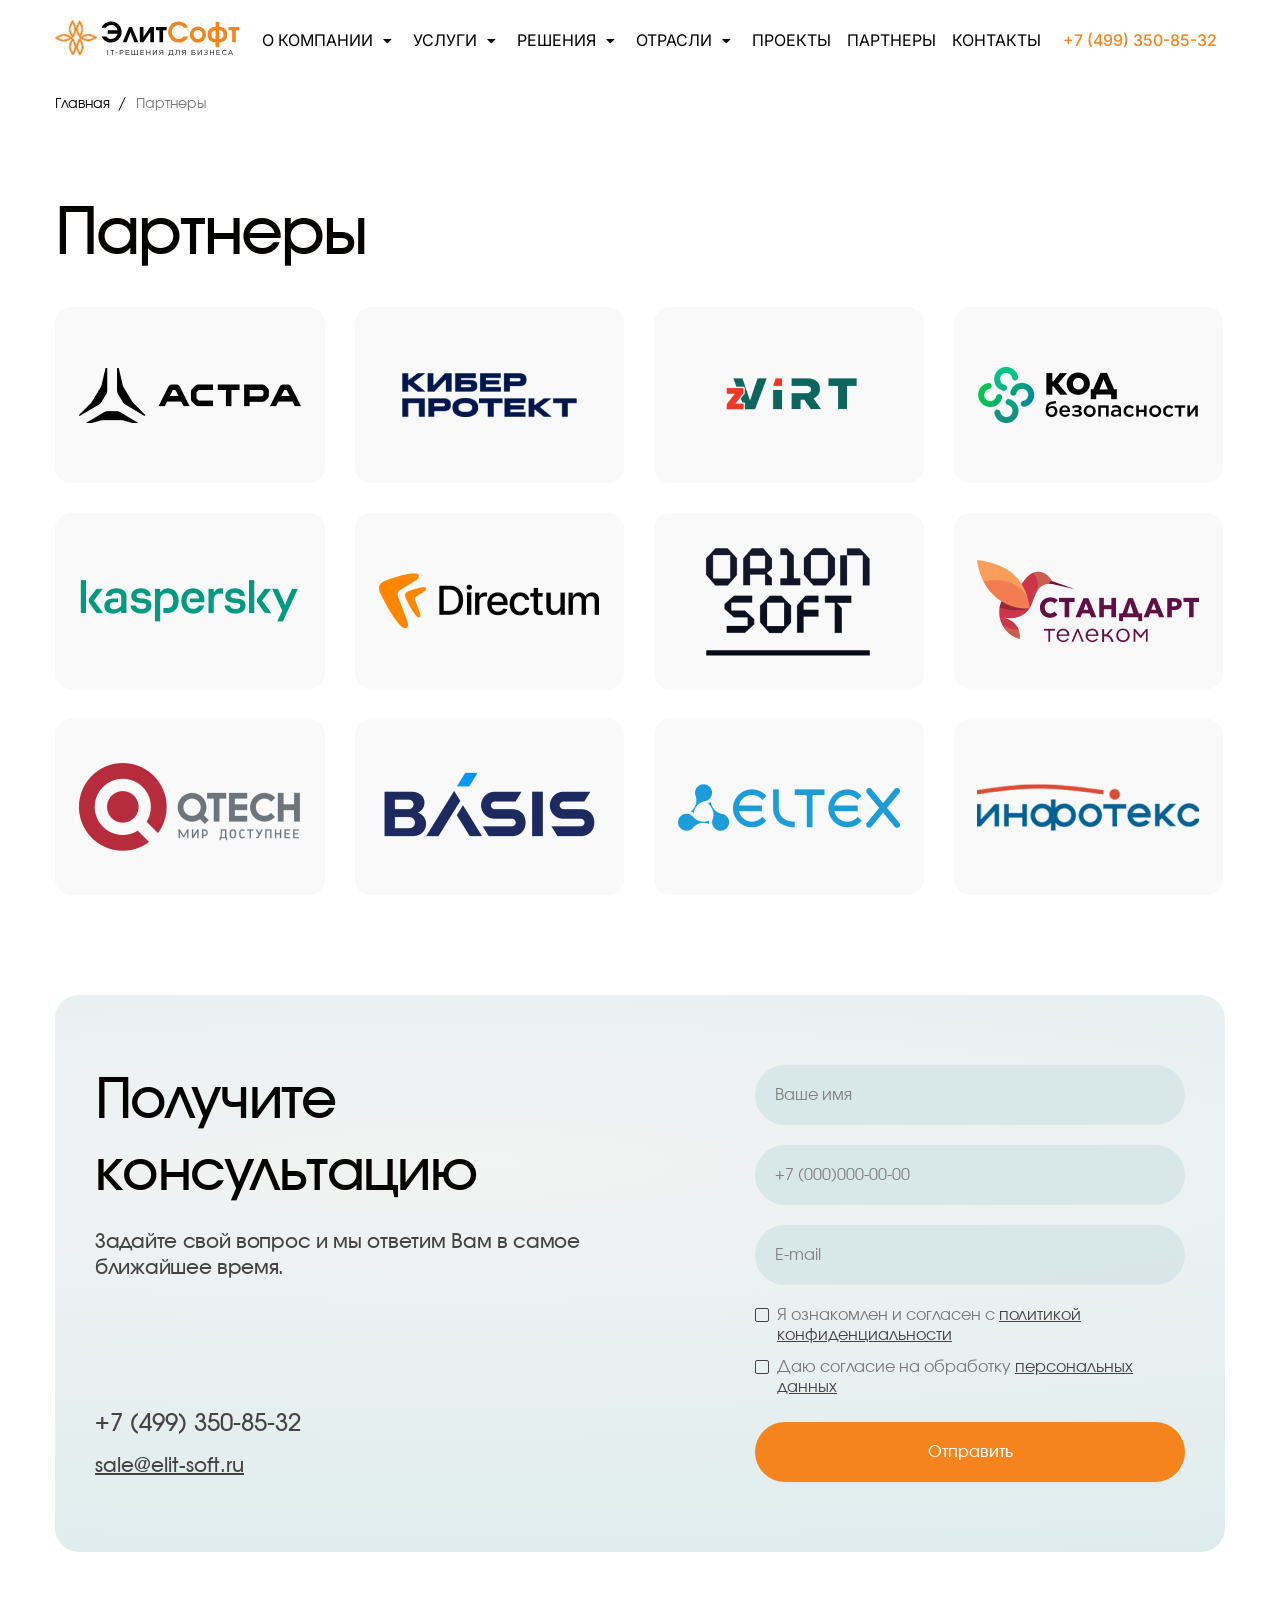
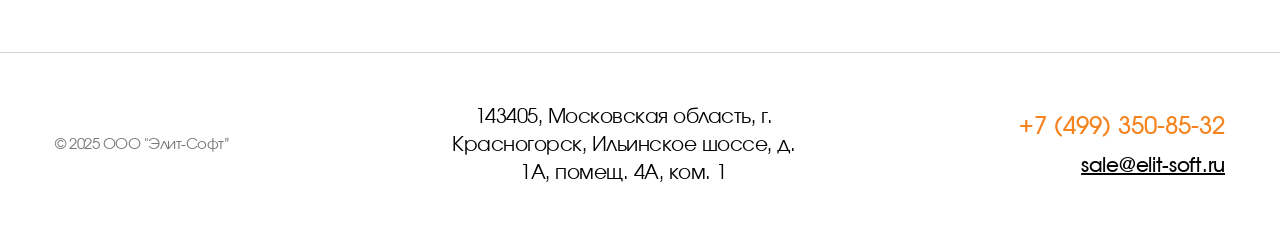
<file: partners.html>
<!DOCTYPE html>
<html lang="en">
<head>
    <meta charset="UTF-8">
    <meta name="viewport" content="width=device-width, initial-scale=1" />

    <title>Элит-Софт</title>
    <link rel="preconnect" href="https://fonts.googleapis.com">
    <link rel="preconnect" href="https://fonts.gstatic.com" crossorigin>
    <link href="https://fonts.googleapis.com/css2?family=Inter:ital,opsz,wght@0,14..32,100..900;1,14..32,100..900&display=swap" rel="stylesheet">
    <link rel="stylesheet" href="css/reset.css">
    <link rel="stylesheet" href="css/main.css">
    <link rel="stylesheet" href="css/media.css">
</head>
<body>
<header>
    <nav class="nav">
        <div class="container">
            <div class="nav__content df a-center">
                <div class="header__logo">
                    <a href="index.html">
                        <img src="images/logo.svg" alt="">
                    </a>
                </div>
                <ul class="menu df">
                    <li class="menu__item has-sub">
                        <a href="about.html" class="menu__link">О Компании</a>
                        <ul class="menu__sub">
                            <li class="menu__item">
                                <a href="news.html" class="menu__link">Новости
                                </a>
                            </li>
                            <li class="menu__item">
                                <a href="licences.html" class="menu__link">Лицензии</a>
                            </li>
                            <li class="menu__item">
                                <a href="certificates.html" class="menu__link">Сертификаты</a>
                            </li>
                            <li class="menu__item">
                                <a href="" class="menu__link">Реквизиты компании</a>
                            </li>

                        </ul>
                    </li>
                    <li class="menu__item has-sub">
                        <a href="services.html" class="menu__link">Услуги</a>
                        <ul class="menu__sub">
                            <li class="menu__item">
                                <a href="single-service.html" class="menu__link">Разработка государственных и корпоративных Информационных Систем
                                </a>
                            </li>
                            <li class="menu__item">
                                <a href="single-service.html" class="menu__link">Аудит информационной безопасности
                                </a>
                            </li>
                            <li class="menu__item">
                                <a href="single-service.html" class="menu__link">Продажи оборудования и программ обеспечения
                                </a>
                            </li>
                            <li class="menu__item">
                                <a href="single-service.html" class="menu__link">Заказная разработка программного обеспечения
                                </a>
                            </li>
                            <li class="menu__item">
                                <a href="single-service.html" class="menu__link">Обслуживание инфраструктуры и техническая поддержка
                                </a>
                            </li>

                        </ul>
                    </li>
                    <li class="menu__item has-sub">
                        <a href="" class="menu__link">Решения</a>
                        <ul class="menu__sub">
                            <li class="menu__item">
                                <a href="" class="menu__link">Инфраструктурные решения </a>
                            </li>
                            <li class="menu__item">
                                <a href="" class="menu__link">Телекоммуникационные решения</a>
                            </li>
                            <li class="menu__item">
                                <a href="" class="menu__link">Информационная безопасность</a>
                            </li>
                            <li class="menu__item">
                                <a href="" class="menu__link">Системы электронного документооборота
                                </a>
                            </li>
                            <li class="menu__item">
                                <a href="" class="menu__link">Корпоративные порталы</a>
                            </li>
                            <li class="menu__item">
                                <a href="" class="menu__link">BI Аналитика данных</a>
                            </li>
                            <li class="menu__item">
                                <a href="" class="menu__link">Геоинформационные решения</a>
                            </li>
                            <li class="menu__item">
                                <a href="" class="menu__link">Автоматизированные системы управления предприятием (АСУ ТП)</a>
                            </li>

                        </ul>
                    </li>
                    <li class="menu__item has-sub">
                        <a href="industry.html" class="menu__link">Отрасли</a>
                        <ul class="menu__sub">
                            <li class="menu__item">
                                <a href="" class="menu__link">Банковские и финансовые организации</a>
                            </li>
                            <li class="menu__item">
                                <a href="" class="menu__link">Нефтегазовая промышленность</a>
                            </li>
                            <li class="menu__item">
                                <a href="" class="menu__link">Госсектор
                                </a>
                            </li>
                            <li class="menu__item">
                                <a href="" class="menu__link">Энергетика
                                </a>
                            </li>
                            <li class="menu__item">
                                <a href="" class="menu__link">Кросс-отраслевая экспертиза </a>
                            </li>

                        </ul>
                    </li>
                    <li class="menu__item">
                        <a href="projects.html" class="menu__link">Проекты</a>
                    </li>
                    <li class="menu__item">
                        <a href="partners.html" class="menu__link">Партнеры</a>
                    </li>
                    <li class="menu__item">
                        <a href="contacts.html" class="menu__link">Контакты</a>
                    </li>

                </ul>
                <div class="header__contacts">
                    <a href="tel:+7 (499) 350-85-32">+7 (499) 350-85-32</a>
                </div>
                <button class="btn btn__menu">
                    <svg xmlns="http://www.w3.org/2000/svg" width="32" height="32" viewBox="0 0 32 32" fill="none">
                        <path d="M4 8H28M4 16H28M4 24H28" stroke="#050301" stroke-width="2.66667" stroke-linecap="round" stroke-linejoin="round"/>
                    </svg>
                </button>
            </div>
        </div>
    </nav>
</header>
<main>
<!--   Block start-->
    <div class="breadcrumbs">
        <div class="container">
            <div class="breadcrumbs__list df a-center">
                <a href="" class="breadcrumbs__link">Главная</a><span class="breadcrumbs__text">Партнеры</span>
            </div>
        </div>
    </div>
<!--   Block end-->
    <!--    Block Start -->
    <section class="projects bg-white">
        <div class="container">
                <h2 class="section__title">Партнеры</h2>
                <div class="partner__list df f-wrap">
                    <div class="partner__item">
                        <img src="images/partner1.webp" alt="partner1">
                    </div>
                    <div class="partner__item">
                        <img src="images/partner2.webp" alt="partner1">
                    </div>
                    <div class="partner__item">
                        <img src="images/partner3.webp" alt="partner1">
                    </div>
                    <div class="partner__item">
                        <img src="images/partner4.webp" alt="partner1">
                    </div>
                    <div class="partner__item">
                        <img src="images/partner5.webp" alt="partner1">
                    </div>
                    <div class="partner__item">
                        <img src="images/partner6.webp" alt="partner1">
                    </div>
                    <div class="partner__item">
                        <img src="images/partner7.webp" alt="partner1">
                    </div>
                    <div class="partner__item">
                        <img src="images/partner12.webp" alt="partner1">
                    </div>
                    <div class="partner__item">
                        <img src="images/partner8.webp" alt="partner1">
                    </div>


                    <div class="partner__item">
                        <img src="images/partner9.webp" alt="partner1">
                    </div>
                    <div class="partner__item">
                        <img src="images/partner10.webp" alt="partner1">
                    </div>
                    <div class="partner__item">
                        <img src="images/partner11.webp" alt="partner1">
                    </div>
                </div>
        </div>
    </section>
    <!--    Block End -->
<!--    Block Start -->
    <section class="contact-form bg-white pb-100">
        <div class="container">
            <div class="contact-form__content df j-spc-btw bg-gray">
                <div class="contact-form__left">
                    <h2 class="section__title">Получите консультацию</h2>
                    <p>Задайте свой вопрос и мы ответим Вам в самое ближайшее время.</p>
                    <div class="contact__info df f-column">
                        <a href="tel:+7 (499) 350-85-32">+7 (499) 350-85-32</a>
                        <a href="mailto:sale@elit-soft.ru">sale@elit-soft.ru</a>
                    </div>
                </div>
                <div class="contact-form__right">
                    <form action="" class="form">
                        <div class="form__row">
                            <input type="text" name="name" id="name" placeholder="Ваше имя">
                        </div>
                        <div class="form__row">
                            <input type="tel" name="tel" id="tel" placeholder="+7 (000)000-00-00 ">
                        </div>
                        <div class="form__row">
                            <input type="email" name="email" id="email" placeholder="E-mail">
                        </div>
                        <label class="checkbox-label"> Я ознакомлен и согласен с <a href="">политикой конфиденциальности</a>
                            <input type="checkbox" >
                            <span class="checkmark"></span>
                        </label>
                        <label class="checkbox-label">  Даю согласие на обработку <a href="">персональных данных</a>
                            <input type="checkbox" >
                            <span class="checkmark"></span>
                        </label>
                        <button class="btn btn__submit">Отправить</button>
                    </form>
                </div>
            </div>
        </div>
    </section>
<!--    Block End -->

</main>
<footer>
    <div class="container">
        <div class="footer__content df j-spc-btw a-center">
            <div class="footer__left">
                <p class="copyright">© 2025 ООО "Элит-Софт”</p>
            </div>
            <div class="footer__center">
                <p>143405, Московская область, г. Красногорск, Ильинское шоссе, д. 1А, помещ. 4А, ком. 1</p>
            </div>
            <div class="footer__right df f-column  a-end">
                <a href="tel:+7 (499) 350-85-32" class="footer__link">+7 (499) 350-85-32</a>
                <a href="mailto:sale@elit-soft.ru" class="footer__link">sale@elit-soft.ru</a>
            </div>
        </div>
    </div>
</footer>

<script src="js/main.js"></script>
</body>
</html>
</file>
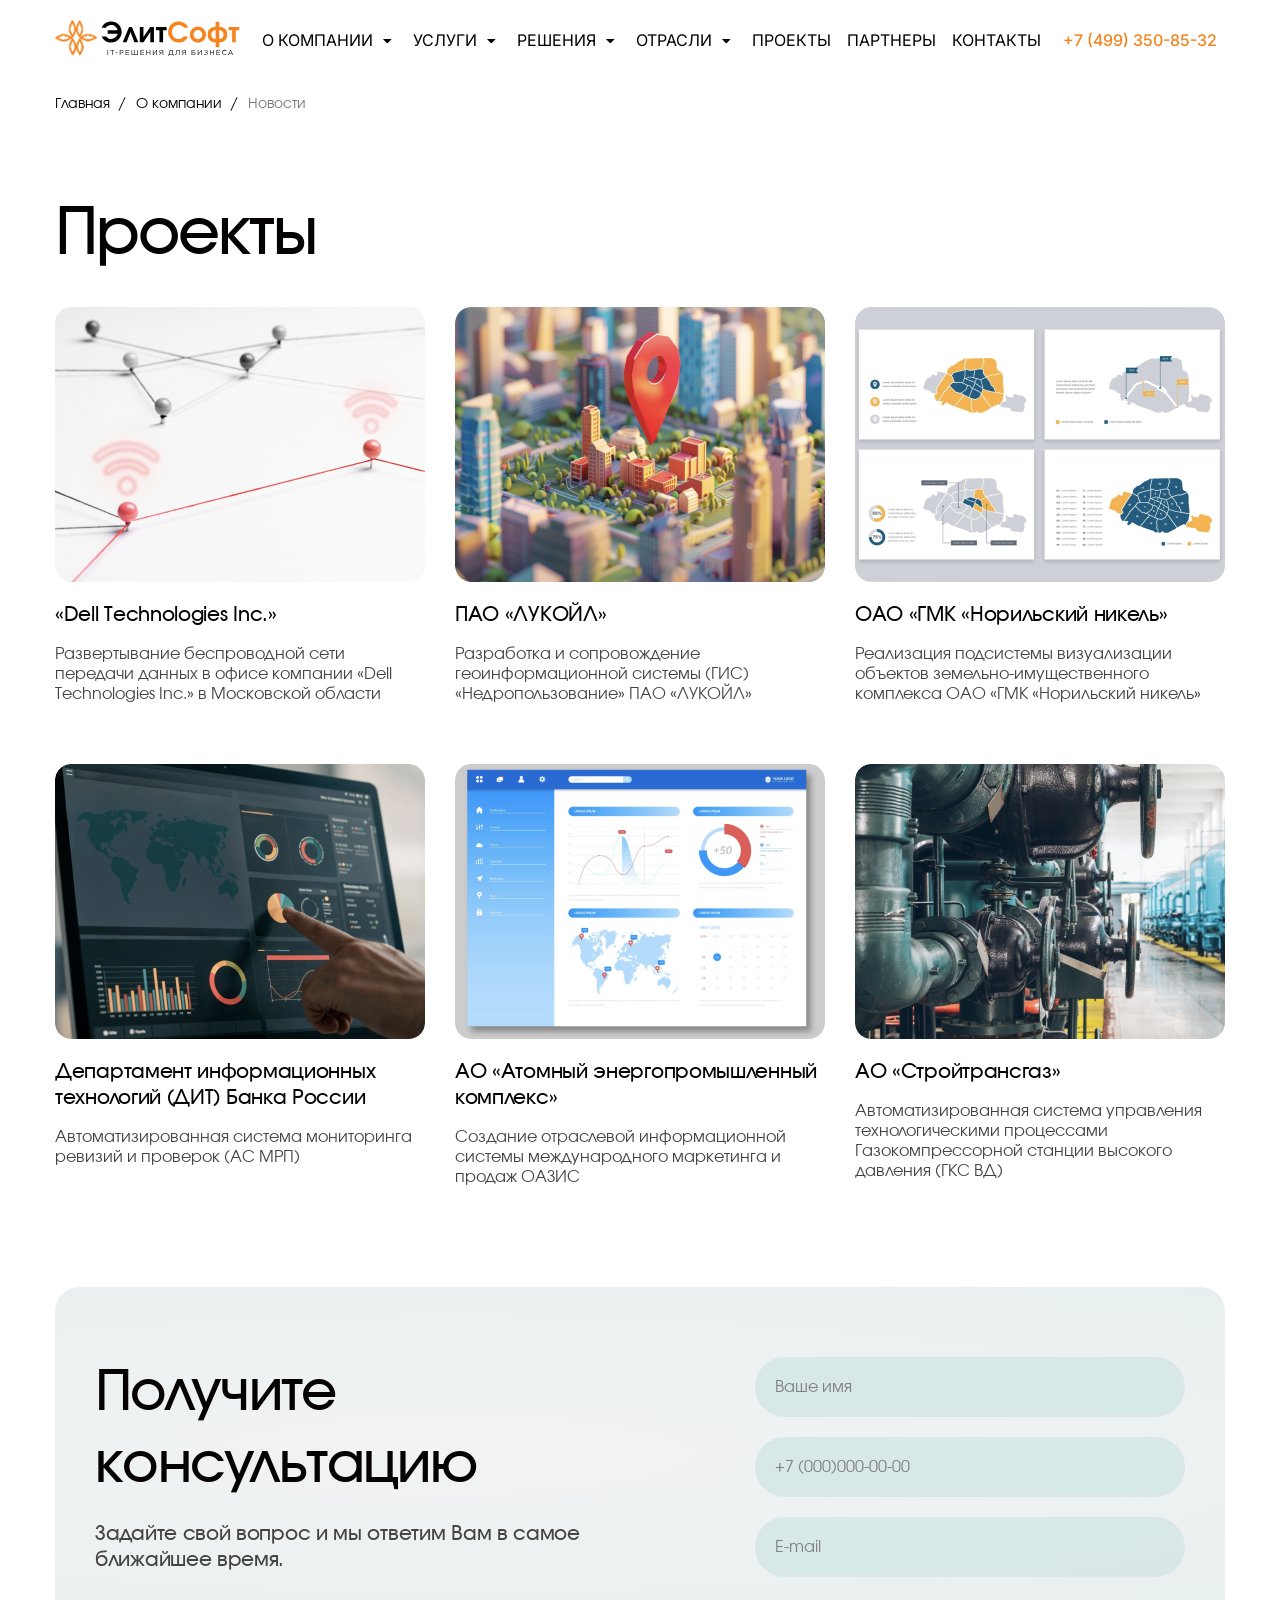
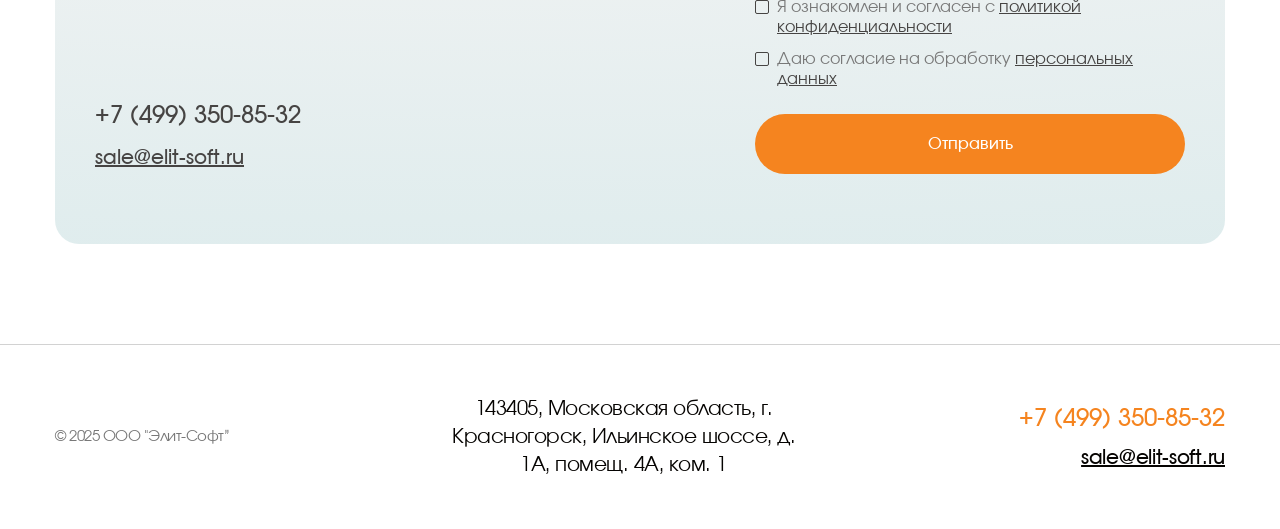
<file: projects.html>
<!DOCTYPE html>
<html lang="en">
<head>
    <meta charset="UTF-8">
    <meta name="viewport" content="width=device-width, initial-scale=1" />

    <title>Элит-Софт</title>
    <link rel="preconnect" href="https://fonts.googleapis.com">
    <link rel="preconnect" href="https://fonts.gstatic.com" crossorigin>
    <link href="https://fonts.googleapis.com/css2?family=Inter:ital,opsz,wght@0,14..32,100..900;1,14..32,100..900&display=swap" rel="stylesheet">
    <link rel="stylesheet" href="css/reset.css">
    <link rel="stylesheet" href="css/main.css">
    <link rel="stylesheet" href="css/media.css">
</head>
<body>
<header>
    <nav class="nav">
        <div class="container">
            <div class="nav__content df a-center">
                <div class="header__logo">
                    <a href="index.html">
                        <img src="images/logo.svg" alt="">
                    </a>
                </div>
                <ul class="menu df">
                    <li class="menu__item has-sub">
                        <a href="about.html" class="menu__link">О Компании</a>
                        <ul class="menu__sub">
                            <li class="menu__item">
                                <a href="news.html" class="menu__link">Новости
                                </a>
                            </li>
                            <li class="menu__item">
                                <a href="licences.html" class="menu__link">Лицензии</a>
                            </li>
                            <li class="menu__item">
                                <a href="certificates.html" class="menu__link">Сертификаты</a>
                            </li>
                            <li class="menu__item">
                                <a href="" class="menu__link">Реквизиты компании</a>
                            </li>

                        </ul>
                    </li>
                    <li class="menu__item has-sub">
                        <a href="services.html" class="menu__link">Услуги</a>
                        <ul class="menu__sub">
                            <li class="menu__item">
                                <a href="single-service.html" class="menu__link">Разработка государственных и корпоративных Информационных Систем
                                </a>
                            </li>
                            <li class="menu__item">
                                <a href="single-service.html" class="menu__link">Аудит информационной безопасности
                                </a>
                            </li>
                            <li class="menu__item">
                                <a href="single-service.html" class="menu__link">Продажи оборудования и программ обеспечения
                                </a>
                            </li>
                            <li class="menu__item">
                                <a href="single-service.html" class="menu__link">Заказная разработка программного обеспечения
                                </a>
                            </li>
                            <li class="menu__item">
                                <a href="single-service.html" class="menu__link">Обслуживание инфраструктуры и техническая поддержка
                                </a>
                            </li>

                        </ul>
                    </li>
                    <li class="menu__item has-sub">
                        <a href="" class="menu__link">Решения</a>
                        <ul class="menu__sub">
                            <li class="menu__item">
                                <a href="" class="menu__link">Инфраструктурные решения </a>
                            </li>
                            <li class="menu__item">
                                <a href="" class="menu__link">Телекоммуникационные решения</a>
                            </li>
                            <li class="menu__item">
                                <a href="" class="menu__link">Информационная безопасность</a>
                            </li>
                            <li class="menu__item">
                                <a href="" class="menu__link">Системы электронного документооборота
                                </a>
                            </li>
                            <li class="menu__item">
                                <a href="" class="menu__link">Корпоративные порталы</a>
                            </li>
                            <li class="menu__item">
                                <a href="" class="menu__link">BI Аналитика данных</a>
                            </li>
                            <li class="menu__item">
                                <a href="" class="menu__link">Геоинформационные решения</a>
                            </li>
                            <li class="menu__item">
                                <a href="" class="menu__link">Автоматизированные системы управления предприятием (АСУ ТП)</a>
                            </li>

                        </ul>
                    </li>
                    <li class="menu__item has-sub">
                        <a href="industry.html" class="menu__link">Отрасли</a>
                        <ul class="menu__sub">
                            <li class="menu__item">
                                <a href="" class="menu__link">Банковские и финансовые организации</a>
                            </li>
                            <li class="menu__item">
                                <a href="" class="menu__link">Нефтегазовая промышленность</a>
                            </li>
                            <li class="menu__item">
                                <a href="" class="menu__link">Госсектор
                                </a>
                            </li>
                            <li class="menu__item">
                                <a href="" class="menu__link">Энергетика
                                </a>
                            </li>
                            <li class="menu__item">
                                <a href="" class="menu__link">Кросс-отраслевая экспертиза </a>
                            </li>

                        </ul>
                    </li>
                    <li class="menu__item">
                        <a href="projects.html" class="menu__link">Проекты</a>
                    </li>
                    <li class="menu__item">
                        <a href="partners.html" class="menu__link">Партнеры</a>
                    </li>
                    <li class="menu__item">
                        <a href="contacts.html" class="menu__link">Контакты</a>
                    </li>

                </ul>
                <div class="header__contacts">
                    <a href="tel:+7 (499) 350-85-32">+7 (499) 350-85-32</a>
                </div>
                <button class="btn btn__menu">
                    <svg xmlns="http://www.w3.org/2000/svg" width="32" height="32" viewBox="0 0 32 32" fill="none">
                        <path d="M4 8H28M4 16H28M4 24H28" stroke="#050301" stroke-width="2.66667" stroke-linecap="round" stroke-linejoin="round"/>
                    </svg>
                </button>
            </div>
        </div>
    </nav>
</header>
<main>
<!--   Block start-->
    <div class="breadcrumbs">
        <div class="container">
            <div class="breadcrumbs__list df a-center">
                <a href="" class="breadcrumbs__link">Главная</a><a href="" class="breadcrumbs__link">О компании</a><span class="breadcrumbs__text">Новости</span>
            </div>
        </div>
    </div>
<!--   Block end-->
    <!--    Block Start -->
    <section class="projects bg-white">
        <div class="container">
                <h2 class="section__title">Проекты</h2>

            <div class="project__list df f-wrap">
                <div class="project__item">
                    <a href="" class="project__img">
                        <img src="images/project1.webp" alt="project1">
                    </a>
                    <div class="project__info">

                        <a href="" class="project__title">
                            «Dell Technologies Inc.»
                        </a>
                        <p class="project__desc">Развертывание беспроводной сети передачи данных в офисе компании «Dell Technologies Inc.» в Московской области</p>
                    </div>
                </div>
                <div class="project__item">
                    <a href="" class="project__img">
                        <img src="images/project6.webp" alt="project1">

                    </a>
                    <div class="project__info">

                        <a href="" class="project__title">
                            ПАО «ЛУКОЙЛ»
                        </a>
                        <p class="project__desc">Разработка и сопровождение геоинформационной системы (ГИС) «Недропользование» ПАО «ЛУКОЙЛ»</p>
                    </div>
                </div>
                <div class="project__item">
                    <a href="" class="project__img">
                        <img src="images/project5.webp" alt="project1">

                    </a>
                    <div class="project__info">

                        <a href="" class="project__title">
                            ОАО «ГМК «Норильский никель»
                        </a>
                        <p class="project__desc">Реализация подсистемы визуализации объектов земельно-имущественного комплекса ОАО «ГМК «Норильский никель»</p>
                    </div>
                </div>
                <div class="project__item">
                    <a href="" class="project__img">
                        <img src="images/project4.webp" alt="project1">

                    </a>
                    <div class="project__info">

                        <a href="" class="project__title">
                            Департамент информационных технологий (ДИТ) Банка России
                        </a>
                        <p class="project__desc">Автоматизированная система мониторинга ревизий и проверок (АС МРП)</p>
                    </div>
                </div>
                <div class="project__item">
                    <a href="" class="project__img">
                        <img src="images/project3.webp" alt="project1">

                    </a>
                    <div class="project__info">

                        <a href="" class="project__title">
                            АО «Атомный энергопромышленный комплекс»
                        </a>
                        <p class="project__desc">Создание отраслевой информационной системы международного маркетинга и продаж ОАЗИС</p>
                    </div>
                </div>
                <div class="project__item">
                    <a href="" class="project__img">
                        <img src="images/project2.webp" alt="project1">

                    </a>
                    <div class="project__info">

                        <a href="" class="project__title">
                            АО «Стройтрансгаз»
                        </a>
                        <p class="project__desc">Автоматизированная система управления технологическими процессами Газокомпрессорной станции высокого давления (ГКС ВД)</p>
                    </div>
                </div>
            </div>
        </div>
    </section>
    <!--    Block End -->
<!--    Block Start -->
    <section class="contact-form bg-white pb-100">
        <div class="container">
            <div class="contact-form__content df j-spc-btw bg-gray">
                <div class="contact-form__left">
                    <h2 class="section__title">Получите консультацию</h2>
                    <p>Задайте свой вопрос и мы ответим Вам в самое ближайшее время.</p>
                    <div class="contact__info df f-column">
                        <a href="tel:+7 (499) 350-85-32">+7 (499) 350-85-32</a>
                        <a href="mailto:sale@elit-soft.ru">sale@elit-soft.ru</a>
                    </div>
                </div>
                <div class="contact-form__right">
                    <form action="" class="form">
                        <div class="form__row">
                            <input type="text" name="name" id="name" placeholder="Ваше имя">
                        </div>
                        <div class="form__row">
                            <input type="tel" name="tel" id="tel" placeholder="+7 (000)000-00-00 ">
                        </div>
                        <div class="form__row">
                            <input type="email" name="email" id="email" placeholder="E-mail">
                        </div>
                        <label class="checkbox-label"> Я ознакомлен и согласен с <a href="">политикой конфиденциальности</a>
                            <input type="checkbox" >
                            <span class="checkmark"></span>
                        </label>
                        <label class="checkbox-label">  Даю согласие на обработку <a href="">персональных данных</a>
                            <input type="checkbox" >
                            <span class="checkmark"></span>
                        </label>
                        <button class="btn btn__submit">Отправить</button>
                    </form>
                </div>
            </div>
        </div>
    </section>
<!--    Block End -->

</main>
<footer>
    <div class="container">
        <div class="footer__content df j-spc-btw a-center">
            <div class="footer__left">
                <p class="copyright">© 2025 ООО "Элит-Софт”</p>
            </div>
            <div class="footer__center">
                <p>143405, Московская область, г. Красногорск, Ильинское шоссе, д. 1А, помещ. 4А, ком. 1</p>
            </div>
            <div class="footer__right df f-column  a-end">
                <a href="tel:+7 (499) 350-85-32" class="footer__link">+7 (499) 350-85-32</a>
                <a href="mailto:sale@elit-soft.ru" class="footer__link">sale@elit-soft.ru</a>
            </div>
        </div>
    </div>
</footer>

<script src="js/main.js"></script>
</body>
</html>
</file>
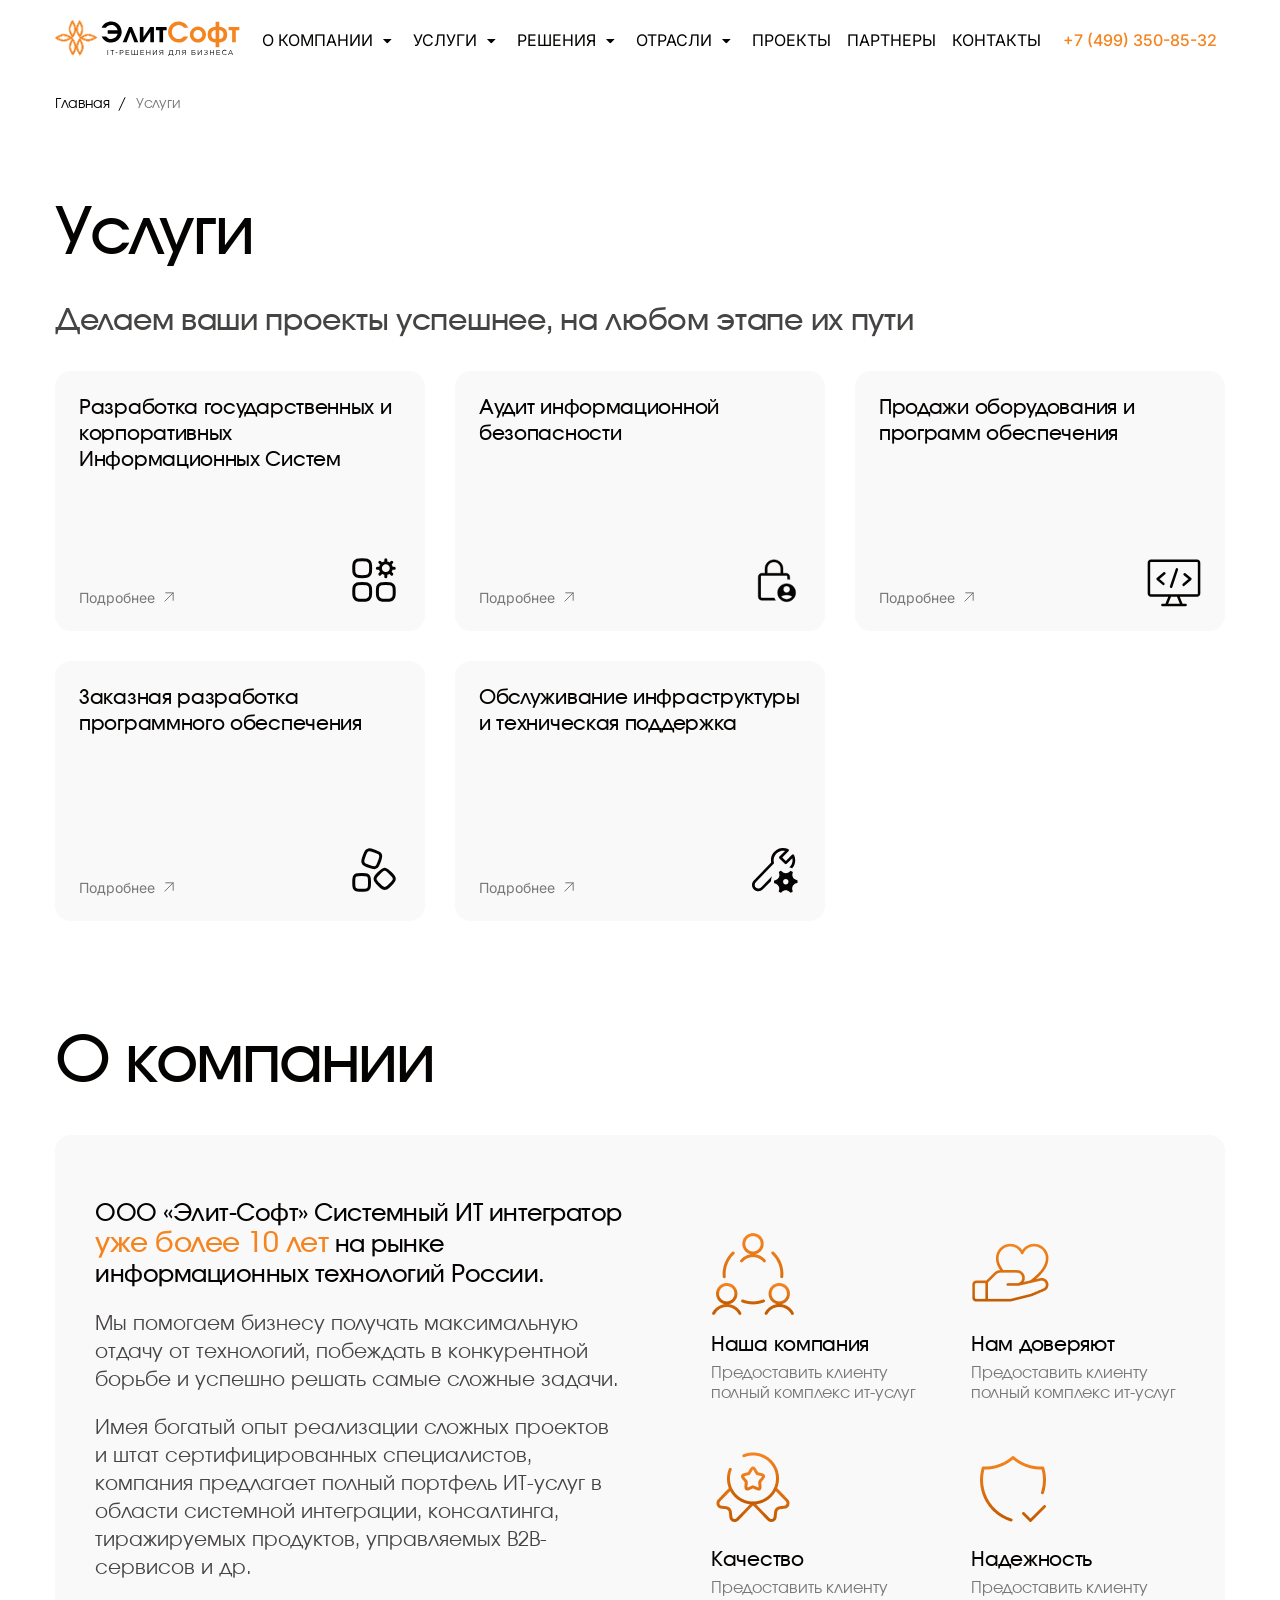
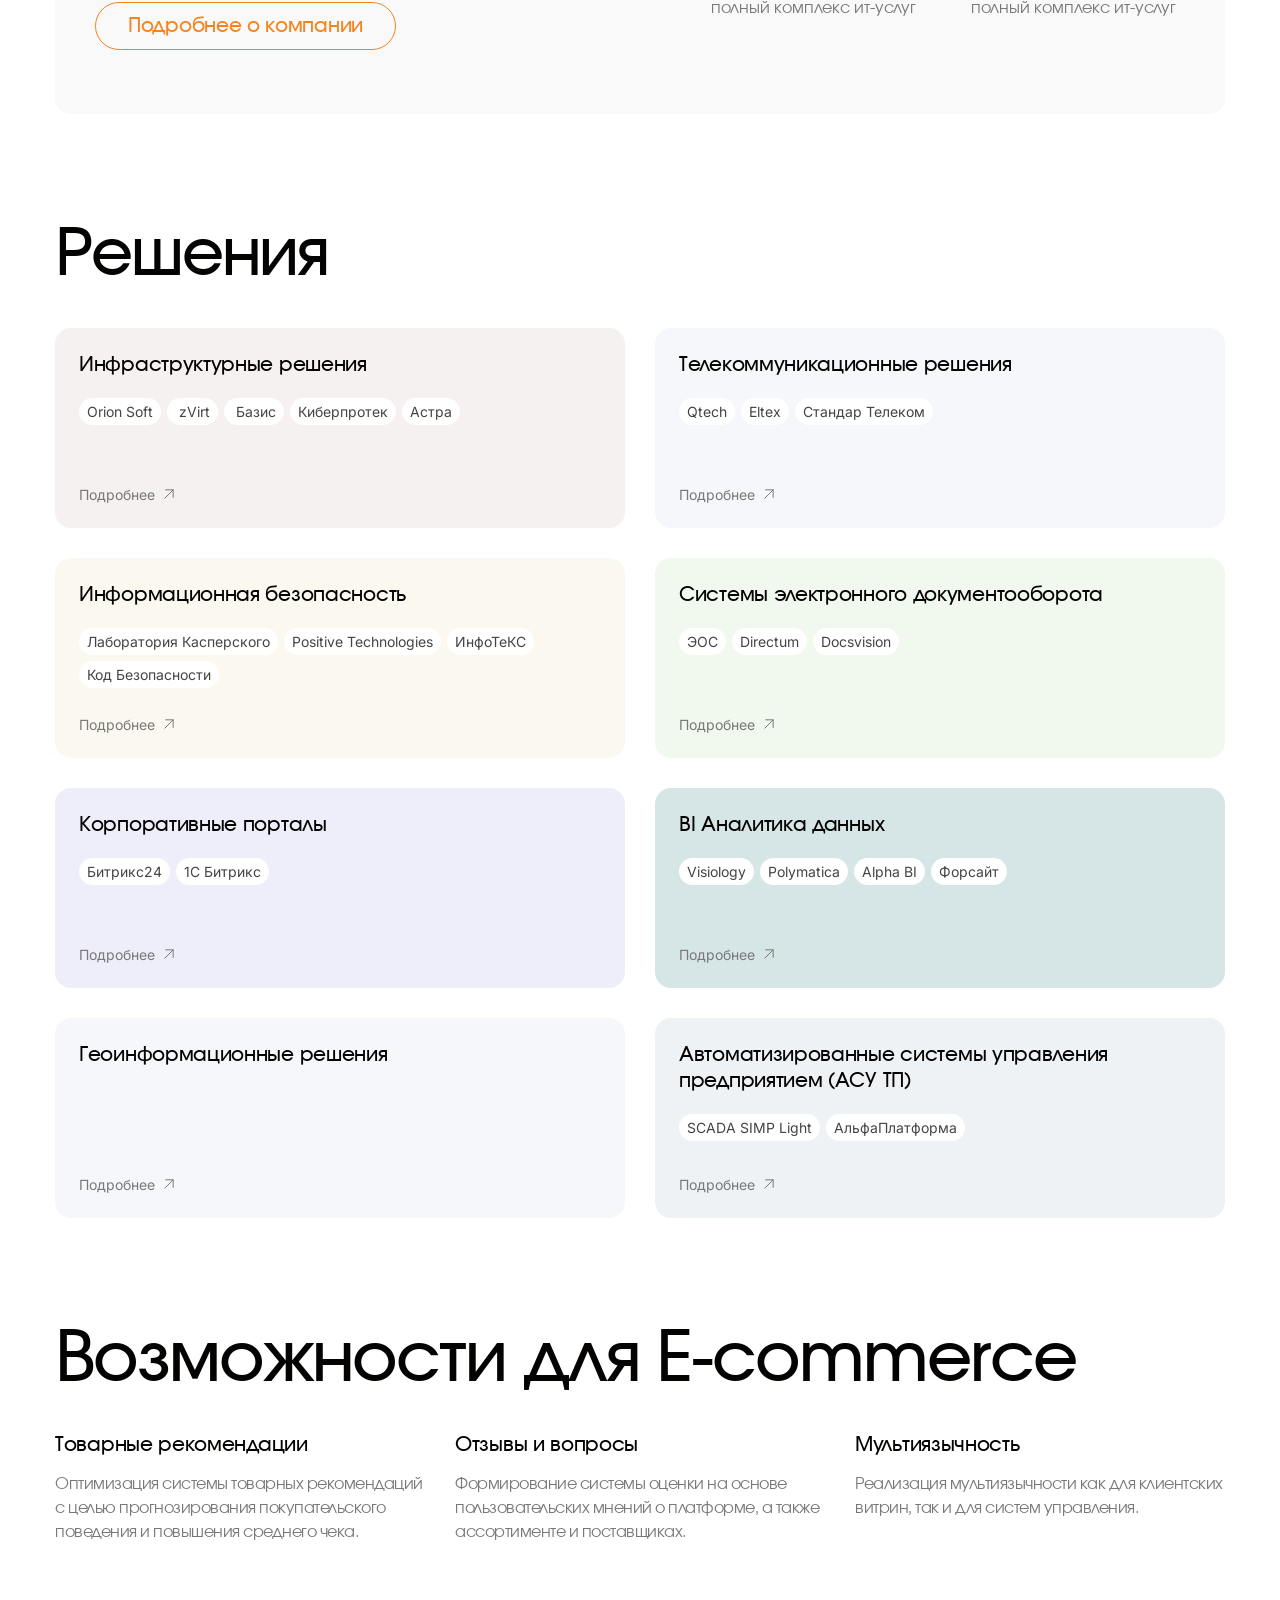
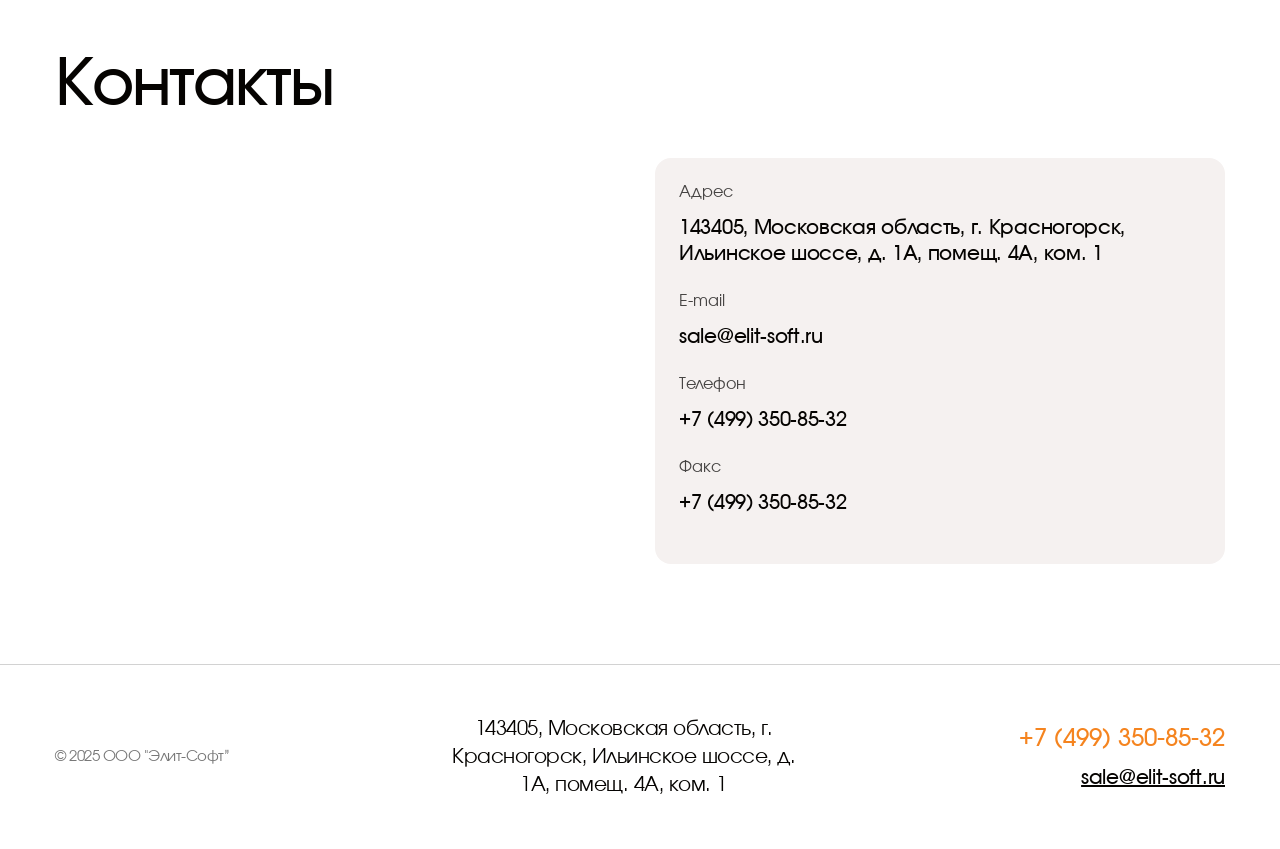
<file: services.html>
<!DOCTYPE html>
<html lang="en">
<head>
    <meta charset="UTF-8">
    <meta name="viewport" content="width=device-width, initial-scale=1" />

    <title>Элит-Софт</title>
    <link rel="preconnect" href="https://fonts.googleapis.com">
    <link rel="preconnect" href="https://fonts.gstatic.com" crossorigin>
    <link href="https://fonts.googleapis.com/css2?family=Inter:ital,opsz,wght@0,14..32,100..900;1,14..32,100..900&display=swap" rel="stylesheet">
    <link rel="stylesheet" href="css/reset.css">
    <link rel="stylesheet" href="css/main.css">
    <link rel="stylesheet" href="css/media.css">
</head>
<body>
<header>
    <nav class="nav">
        <div class="container">
            <div class="nav__content df a-center">
                <div class="header__logo">
                    <a href="index.html">
                        <img src="images/logo.svg" alt="">
                    </a>
                </div>
                <ul class="menu df">
                    <li class="menu__item has-sub">
                        <a href="about.html" class="menu__link">О Компании</a>
                        <ul class="menu__sub">
                            <li class="menu__item">
                                <a href="news.html" class="menu__link">Новости
                                </a>
                            </li>
                            <li class="menu__item">
                                <a href="licences.html" class="menu__link">Лицензии</a>
                            </li>
                            <li class="menu__item">
                                <a href="certificates.html" class="menu__link">Сертификаты</a>
                            </li>
                            <li class="menu__item">
                                <a href="" class="menu__link">Реквизиты компании</a>
                            </li>

                        </ul>
                    </li>
                    <li class="menu__item has-sub">
                        <a href="services.html" class="menu__link">Услуги</a>
                        <ul class="menu__sub">
                            <li class="menu__item">
                                <a href="single-service.html" class="menu__link">Разработка государственных и корпоративных Информационных Систем
                                </a>
                            </li>
                            <li class="menu__item">
                                <a href="single-service.html" class="menu__link">Аудит информационной безопасности
                                </a>
                            </li>
                            <li class="menu__item">
                                <a href="single-service.html" class="menu__link">Продажи оборудования и программ обеспечения
                                </a>
                            </li>
                            <li class="menu__item">
                                <a href="single-service.html" class="menu__link">Заказная разработка программного обеспечения
                                </a>
                            </li>
                            <li class="menu__item">
                                <a href="single-service.html" class="menu__link">Обслуживание инфраструктуры и техническая поддержка
                                </a>
                            </li>

                        </ul>
                    </li>
                    <li class="menu__item has-sub">
                        <a href="" class="menu__link">Решения</a>
                        <ul class="menu__sub">
                            <li class="menu__item">
                                <a href="" class="menu__link">Инфраструктурные решения </a>
                            </li>
                            <li class="menu__item">
                                <a href="" class="menu__link">Телекоммуникационные решения</a>
                            </li>
                            <li class="menu__item">
                                <a href="" class="menu__link">Информационная безопасность</a>
                            </li>
                            <li class="menu__item">
                                <a href="" class="menu__link">Системы электронного документооборота
                                </a>
                            </li>
                            <li class="menu__item">
                                <a href="" class="menu__link">Корпоративные порталы</a>
                            </li>
                            <li class="menu__item">
                                <a href="" class="menu__link">BI Аналитика данных</a>
                            </li>
                            <li class="menu__item">
                                <a href="" class="menu__link">Геоинформационные решения</a>
                            </li>
                            <li class="menu__item">
                                <a href="" class="menu__link">Автоматизированные системы управления предприятием (АСУ ТП)</a>
                            </li>

                        </ul>
                    </li>
                    <li class="menu__item has-sub">
                        <a href="industry.html" class="menu__link">Отрасли</a>
                        <ul class="menu__sub">
                            <li class="menu__item">
                                <a href="" class="menu__link">Банковские и финансовые организации</a>
                            </li>
                            <li class="menu__item">
                                <a href="" class="menu__link">Нефтегазовая промышленность</a>
                            </li>
                            <li class="menu__item">
                                <a href="" class="menu__link">Госсектор
                                </a>
                            </li>
                            <li class="menu__item">
                                <a href="" class="menu__link">Энергетика
                                </a>
                            </li>
                            <li class="menu__item">
                                <a href="" class="menu__link">Кросс-отраслевая экспертиза </a>
                            </li>

                        </ul>
                    </li>
                    <li class="menu__item">
                        <a href="projects.html" class="menu__link">Проекты</a>
                    </li>
                    <li class="menu__item">
                        <a href="partners.html" class="menu__link">Партнеры</a>
                    </li>
                    <li class="menu__item">
                        <a href="contacts.html" class="menu__link">Контакты</a>
                    </li>

                </ul>
                <div class="header__contacts">
                    <a href="tel:+7 (499) 350-85-32">+7 (499) 350-85-32</a>
                </div>
                <button class="btn btn__menu">
                    <svg xmlns="http://www.w3.org/2000/svg" width="32" height="32" viewBox="0 0 32 32" fill="none">
                        <path d="M4 8H28M4 16H28M4 24H28" stroke="#050301" stroke-width="2.66667" stroke-linecap="round" stroke-linejoin="round"/>
                    </svg>
                </button>
            </div>
        </div>
    </nav>
</header>
<main>
    <!--   Block start-->
    <div class="breadcrumbs">
        <div class="container">
            <div class="breadcrumbs__list df a-center">
                <a href="" class="breadcrumbs__link">Главная</a><span class="breadcrumbs__text">Услуги</span>
            </div>
        </div>
    </div>
    <!--   Block end-->

    <!--    Block Start-->
    <section class="services">
        <div class="container">
            <h2 class="section__title">Услуги</h2>
            <p class="section__text">Делаем ваши проекты успешнее, на любом этапе их пути</p>
            <div class="services__list services__list--equal df f-wrap">
                <a href="single-service.html" class="service__item">
                    <div class="service__img">
                        <img src="images/service6.svg" alt="service1">
                    </div>
                    <h3 class="service__title">Разработка государственных
                        и корпоративных Информационных Систем</h3>
                    <button  class="btn btn__more">Подробнее
                        <svg xmlns="http://www.w3.org/2000/svg" width="20" height="20" viewBox="0 0 20 20" fill="none">
                            <path d="M14.1654 5.83325L5.83203 14.1666" stroke="#787878" stroke-linecap="round" stroke-linejoin="round"/>
                            <path d="M6.66797 5.83325H14.168V13.3333" stroke="#787878" stroke-linecap="round" stroke-linejoin="round"/>
                        </svg>
                    </button>
                </a>
                <a href="" class="service__item">
                    <div class="service__img">
                        <img src="images/service9.svg" alt="service1">
                    </div>
                    <h3 class="service__title">Аудит информационной безопасности</h3>
                    <button class="btn btn__more">Подробнее
                        <svg xmlns="http://www.w3.org/2000/svg" width="20" height="20" viewBox="0 0 20 20" fill="none">
                            <path d="M14.1654 5.83325L5.83203 14.1666" stroke="#787878" stroke-linecap="round" stroke-linejoin="round"/>
                            <path d="M6.66797 5.83325H14.168V13.3333" stroke="#787878" stroke-linecap="round" stroke-linejoin="round"/>
                        </svg>
                    </button>
                </a>
                <a class="service__item">
                    <div class="service__img">
                        <img src="images/service10.svg" alt="service1">
                    </div>
                    <h3 class="service__title">Продажи оборудования
                        и программ обеспечения</h3>
                    <button class="btn btn__more">Подробнее
                        <svg xmlns="http://www.w3.org/2000/svg" width="20" height="20" viewBox="0 0 20 20" fill="none">
                            <path d="M14.1654 5.83325L5.83203 14.1666" stroke="#787878" stroke-linecap="round" stroke-linejoin="round"/>
                            <path d="M6.66797 5.83325H14.168V13.3333" stroke="#787878" stroke-linecap="round" stroke-linejoin="round"/>
                        </svg>
                    </button>
                </a>
                <a href="" class="service__item">
                    <div class="service__img">
                        <img src="images/service8.svg" alt="service1">
                    </div>
                    <h3 class="service__title">Заказная разработка программного обеспечения</h3>
                    <button class="btn btn__more">Подробнее
                        <svg xmlns="http://www.w3.org/2000/svg" width="20" height="20" viewBox="0 0 20 20" fill="none">
                            <path d="M14.1654 5.83325L5.83203 14.1666" stroke="#787878" stroke-linecap="round" stroke-linejoin="round"/>
                            <path d="M6.66797 5.83325H14.168V13.3333" stroke="#787878" stroke-linecap="round" stroke-linejoin="round"/>
                        </svg>
                    </button>
                </a>
                <a href="" class="service__item">
                    <div class="service__img">
                        <img src="images/service7.svg" alt="service1">
                    </div>
                    <h3 class="service__title">Обслуживание инфраструктуры и техническая поддержка</h3>
                    <button  class="btn btn__more">Подробнее
                        <svg xmlns="http://www.w3.org/2000/svg" width="20" height="20" viewBox="0 0 20 20" fill="none">
                            <path d="M14.1654 5.83325L5.83203 14.1666" stroke="#787878" stroke-linecap="round" stroke-linejoin="round"/>
                            <path d="M6.66797 5.83325H14.168V13.3333" stroke="#787878" stroke-linecap="round" stroke-linejoin="round"/>
                        </svg>
                    </button>
                </a>
            </div>
        </div>
    </section>
    <!--    Block End -->
    <!--    Block Start -->
    <section class="about">
        <div class="container">
            <h2 class="section__title">О компании</h2>
            <div class="about__content df">
                <div class="about__left">
                    <h3>ООО «Элит-Софт» Системный ИТ интегратор <span>уже более 10 лет</span>
                        на рынке информационных технологий России.</h3>
                    <p>Мы помогаем бизнесу получать максимальную отдачу от технологий, побеждать в конкурентной борьбе и успешно решать самые сложные задачи.</p>
                    <p>Имея богатый опыт реализации сложных проектов и штат сертифицированных специалистов, компания предлагает полный портфель ИТ-услуг в области системной интеграции, консалтинга, тиражируемых продуктов, управляемых B2B-сервисов и др.</p>
                    <a href="" class="btn btn__orange--outline">Подробнее о компании</a>
                </div>
                <div class="about__right">
                    <div class="about__list df f-wrap">
                        <div class="about__item">
                            <div class="about__icon">
                                <img src="images/about1.webp" alt="about1">
                            </div>
                            <h3>Наша компания</h3>
                            <p>Предоставить клиенту полный комплекс ит-услуг</p>
                        </div>
                        <div class="about__item">
                            <div class="about__icon">
                                <img src="images/about4.webp" alt="about1">
                            </div>
                            <h3>Нам доверяют</h3>
                            <p>Предоставить клиенту полный комплекс ит-услуг</p>
                        </div>
                        <div class="about__item">
                            <div class="about__icon">
                                <img src="images/about3.webp" alt="about1">
                            </div>
                            <h3>Качество</h3>
                            <p>Предоставить клиенту полный комплекс ит-услуг</p>
                        </div>
                        <div class="about__item">
                            <div class="about__icon">
                                <img src="images/about2.webp" alt="about1">
                            </div>
                            <h3>Надежность</h3>
                            <p>Предоставить клиенту полный комплекс ит-услуг</p>
                        </div>
                    </div>
                </div>
            </div>
        </div>
    </section>
    <!--    Block End -->
    <section class="solutions">
        <div class="container">
            <h2 class="section__title">Решения</h2>
            <div class="solution__list df f-wrap">
                <a href="" class="solution__item df f-column">
                    <h3 class="solution__title">Инфраструктурные решения</h3>
                    <div class="tag__list df f-wrap">
                        <span class="tag__item">Orion Soft</span>
                        <span class="tag__item"> zVirt</span>
                        <span class="tag__item"> Базис</span>
                        <span class="tag__item">Киберпротек</span>
                        <span class="tag__item">Астра</span>
                    </div>
                    <button  class="btn btn__more">Подробнее
                        <svg xmlns="http://www.w3.org/2000/svg" width="20" height="20" viewBox="0 0 20 20" fill="none">
                            <path d="M14.1654 5.83325L5.83203 14.1666" stroke="#787878" stroke-linecap="round" stroke-linejoin="round"/>
                            <path d="M6.66797 5.83325H14.168V13.3333" stroke="#787878" stroke-linecap="round" stroke-linejoin="round"/>
                        </svg>
                    </button>
                </a>
                <a href="" class="solution__item df f-column">
                    <h3 class="solution__title">Телекоммуникационные решения</h3>
                    <div class="tag__list df f-wrap">
                        <span class="tag__item">Qtech</span>
                        <span class="tag__item">Eltex</span>
                        <span class="tag__item">Стандар Телеком</span>
                    </div>
                    <button class="btn btn__more">Подробнее
                        <svg xmlns="http://www.w3.org/2000/svg" width="20" height="20" viewBox="0 0 20 20" fill="none">
                            <path d="M14.1654 5.83325L5.83203 14.1666" stroke="#787878" stroke-linecap="round" stroke-linejoin="round"/>
                            <path d="M6.66797 5.83325H14.168V13.3333" stroke="#787878" stroke-linecap="round" stroke-linejoin="round"/>
                        </svg>
                    </button>
                </a>
                <a href="" class="solution__item df f-column">
                    <h3 class="solution__title">Информационная безопасность</h3>
                    <div class="tag__list df f-wrap">
                        <span class="tag__item">Лаборатория Касперского</span>
                        <span class="tag__item">Positive Technologies</span>
                        <span class="tag__item">ИнфоТеКС</span>
                        <span class="tag__item">Код Безопасности</span>
                    </div>
                    <button class="btn btn__more">Подробнее
                        <svg xmlns="http://www.w3.org/2000/svg" width="20" height="20" viewBox="0 0 20 20" fill="none">
                            <path d="M14.1654 5.83325L5.83203 14.1666" stroke="#787878" stroke-linecap="round" stroke-linejoin="round"/>
                            <path d="M6.66797 5.83325H14.168V13.3333" stroke="#787878" stroke-linecap="round" stroke-linejoin="round"/>
                        </svg>
                    </button>
                </a>
                <a href="" class="solution__item df f-column">
                    <h3 class="solution__title">Системы электронного документооборота</h3>
                    <div class="tag__list df f-wrap">
                        <span class="tag__item">ЭОС</span>
                        <span class="tag__item">Directum</span>
                        <span class="tag__item">Docsvision</span>
                    </div>
                    <button class="btn btn__more">Подробнее
                        <svg xmlns="http://www.w3.org/2000/svg" width="20" height="20" viewBox="0 0 20 20" fill="none">
                            <path d="M14.1654 5.83325L5.83203 14.1666" stroke="#787878" stroke-linecap="round" stroke-linejoin="round"/>
                            <path d="M6.66797 5.83325H14.168V13.3333" stroke="#787878" stroke-linecap="round" stroke-linejoin="round"/>
                        </svg>
                    </button>
                </a>
                <a href="" class="solution__item df f-column">
                    <h3 class="solution__title">Корпоративные порталы</h3>
                    <div class="tag__list df f-wrap">
                        <span class="tag__item">Битрикс24</span>
                        <span class="tag__item">1С Битрикс</span>
                    </div>
                    <button class="btn btn__more">Подробнее
                        <svg xmlns="http://www.w3.org/2000/svg" width="20" height="20" viewBox="0 0 20 20" fill="none">
                            <path d="M14.1654 5.83325L5.83203 14.1666" stroke="#787878" stroke-linecap="round" stroke-linejoin="round"/>
                            <path d="M6.66797 5.83325H14.168V13.3333" stroke="#787878" stroke-linecap="round" stroke-linejoin="round"/>
                        </svg>
                    </button>
                </a>
                <a href="" class="solution__item df f-column">
                    <h3 class="solution__title">BI Аналитика данных</h3>
                    <div class="tag__list df f-wrap">
                        <span class="tag__item">Visiology</span>
                        <span class="tag__item">Polymatica</span>
                        <span class="tag__item">Alpha BI</span>
                        <span class="tag__item">Форсайт</span>
                    </div>
                    <button class="btn btn__more">Подробнее
                        <svg xmlns="http://www.w3.org/2000/svg" width="20" height="20" viewBox="0 0 20 20" fill="none">
                            <path d="M14.1654 5.83325L5.83203 14.1666" stroke="#787878" stroke-linecap="round" stroke-linejoin="round"/>
                            <path d="M6.66797 5.83325H14.168V13.3333" stroke="#787878" stroke-linecap="round" stroke-linejoin="round"/>
                        </svg>
                    </button>
                </a>
                <a href="" class="solution__item df f-column">
                    <h3 class="solution__title">Геоинформационные решения</h3>
                    <div class="tag__list df f-wrap">
                    </div>
                    <button class="btn btn__more">Подробнее
                        <svg xmlns="http://www.w3.org/2000/svg" width="20" height="20" viewBox="0 0 20 20" fill="none">
                            <path d="M14.1654 5.83325L5.83203 14.1666" stroke="#787878" stroke-linecap="round" stroke-linejoin="round"/>
                            <path d="M6.66797 5.83325H14.168V13.3333" stroke="#787878" stroke-linecap="round" stroke-linejoin="round"/>
                        </svg>
                    </button>
                </a>
                <a href="" class="solution__item df f-column">
                    <h3 class="solution__title">Автоматизированные системы управления предприятием (АСУ ТП)</h3>
                    <div class="tag__list df f-wrap">
                        <span class="tag__item">SCADA SIMP Light</span>
                        <span class="tag__item">АльфаПлатформа</span>

                    </div>
                    <button class="btn btn__more">Подробнее
                        <svg xmlns="http://www.w3.org/2000/svg" width="20" height="20" viewBox="0 0 20 20" fill="none">
                            <path d="M14.1654 5.83325L5.83203 14.1666" stroke="#787878" stroke-linecap="round" stroke-linejoin="round"/>
                            <path d="M6.66797 5.83325H14.168V13.3333" stroke="#787878" stroke-linecap="round" stroke-linejoin="round"/>
                        </svg>
                    </button>
                </a>
            </div>
        </div>
    </section>

    <!--    Block Start -->
    <section class="e-commerce">
        <div class="container">
            <h2 class="section__title">Возможности для E-commerce</h2>
            <div class="e-commerce__list df">
                <div class="e-commerce__item">
                    <h3>Товарные рекомендации</h3>
                    <p>Оптимизация системы товарных рекомендаций с целью прогнозирования покупательского поведения и повышения среднего чека.</p>
                </div>
                <div class="e-commerce__item">
                    <h3>Отзывы и вопросы</h3>
                    <p>Формирование системы оценки на основе пользовательских мнений о платформе, а также ассортименте и поставщиках.</p>
                </div>
                <div class="e-commerce__item">
                    <h3>Мультиязычность</h3>
                    <p>Реализация мультиязычности как для клиентских витрин, так и для систем управления.</p>
                </div>
            </div>
        </div>
    </section>
    <!--    Block End -->
    <!--    Block Start -->
    <section class="contacts pb-100 bg-white">
        <div class="container">
            <h2 class="section__title">Контакты</h2>
            <div class="contact__content df">
                <div class="contact__left">
                    <div id="map"></div>
                </div>
                <div class="contact__right">
                    <div class="contact__row">
                        <h3>Адрес</h3>
                        <p>143405, Московская область, г. Красногорск, Ильинское шоссе, д. 1А, помещ. 4А, ком. 1</p>
                    </div>
                    <div class="contact__row">
                        <h3>E-mail</h3>
                        <a href="mailto:sale@elit-soft.ru">sale@elit-soft.ru</a>
                    </div>
                    <div class="contact__row">
                        <h3>Телефон</h3>
                        <a href="tel:+7 (499) 350-85-32">+7 (499) 350-85-32</a>
                    </div>
                    <div class="contact__row">
                        <h3>Факс</h3>
                        <a href="tel:+7 (499) 350-85-32">+7 (499) 350-85-32</a>
                    </div>
                </div>
            </div>
        </div>
    </section>
    <!--    Block End -->
</main>
<footer>
    <div class="container">
        <div class="footer__content df j-spc-btw a-center">
            <div class="footer__left">
                <p class="copyright">© 2025 ООО "Элит-Софт”</p>
            </div>
            <div class="footer__center">
                <p>143405, Московская область, г. Красногорск, Ильинское шоссе, д. 1А, помещ. 4А, ком. 1</p>
            </div>
            <div class="footer__right df f-column  a-end">
                <a href="tel:+7 (499) 350-85-32" class="footer__link">+7 (499) 350-85-32</a>
                <a href="mailto:sale@elit-soft.ru" class="footer__link">sale@elit-soft.ru</a>
            </div>
        </div>
    </div>
</footer>
<script src="https://api-maps.yandex.ru/2.1/?apikey=1fcaf82d-5b7d-4633-883b-eb72fd96db4e&lang=ru_RU"></script>

<script src="js/main.js"></script>
</body>
</html>
</file>
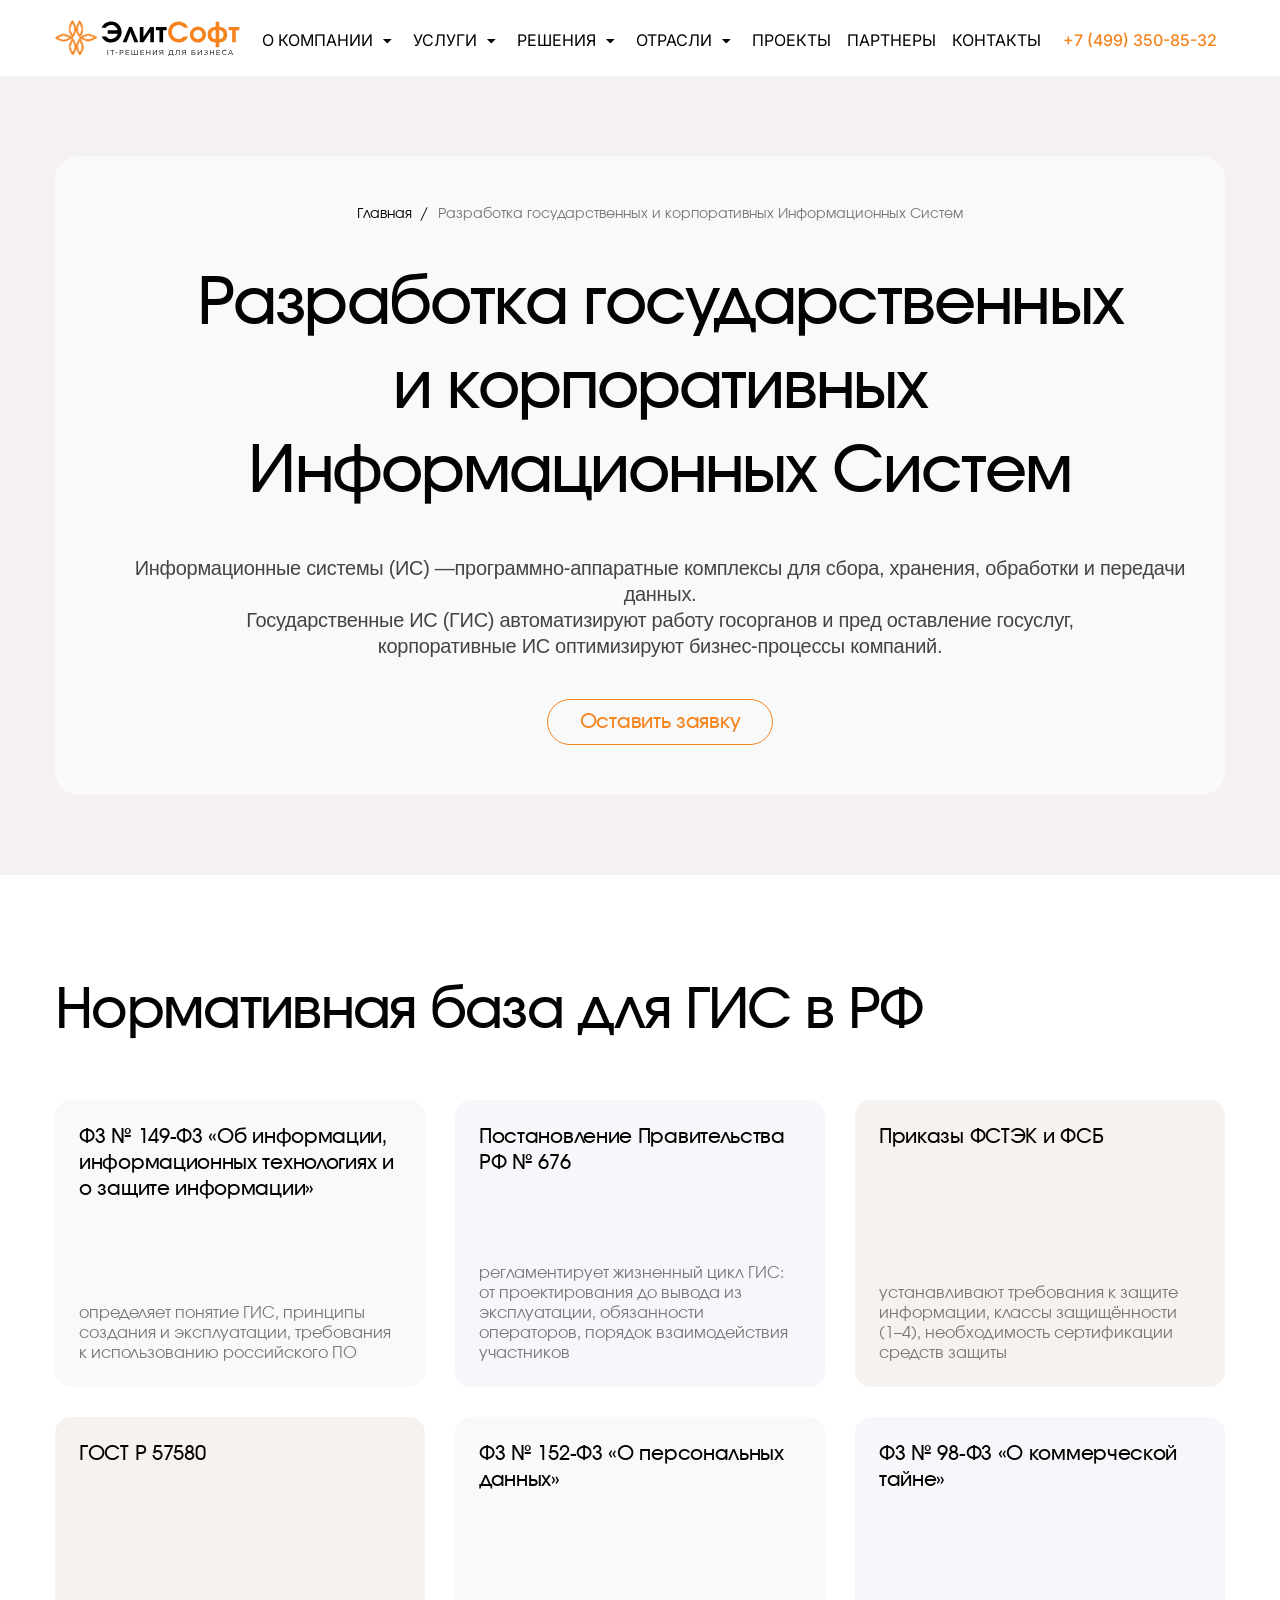
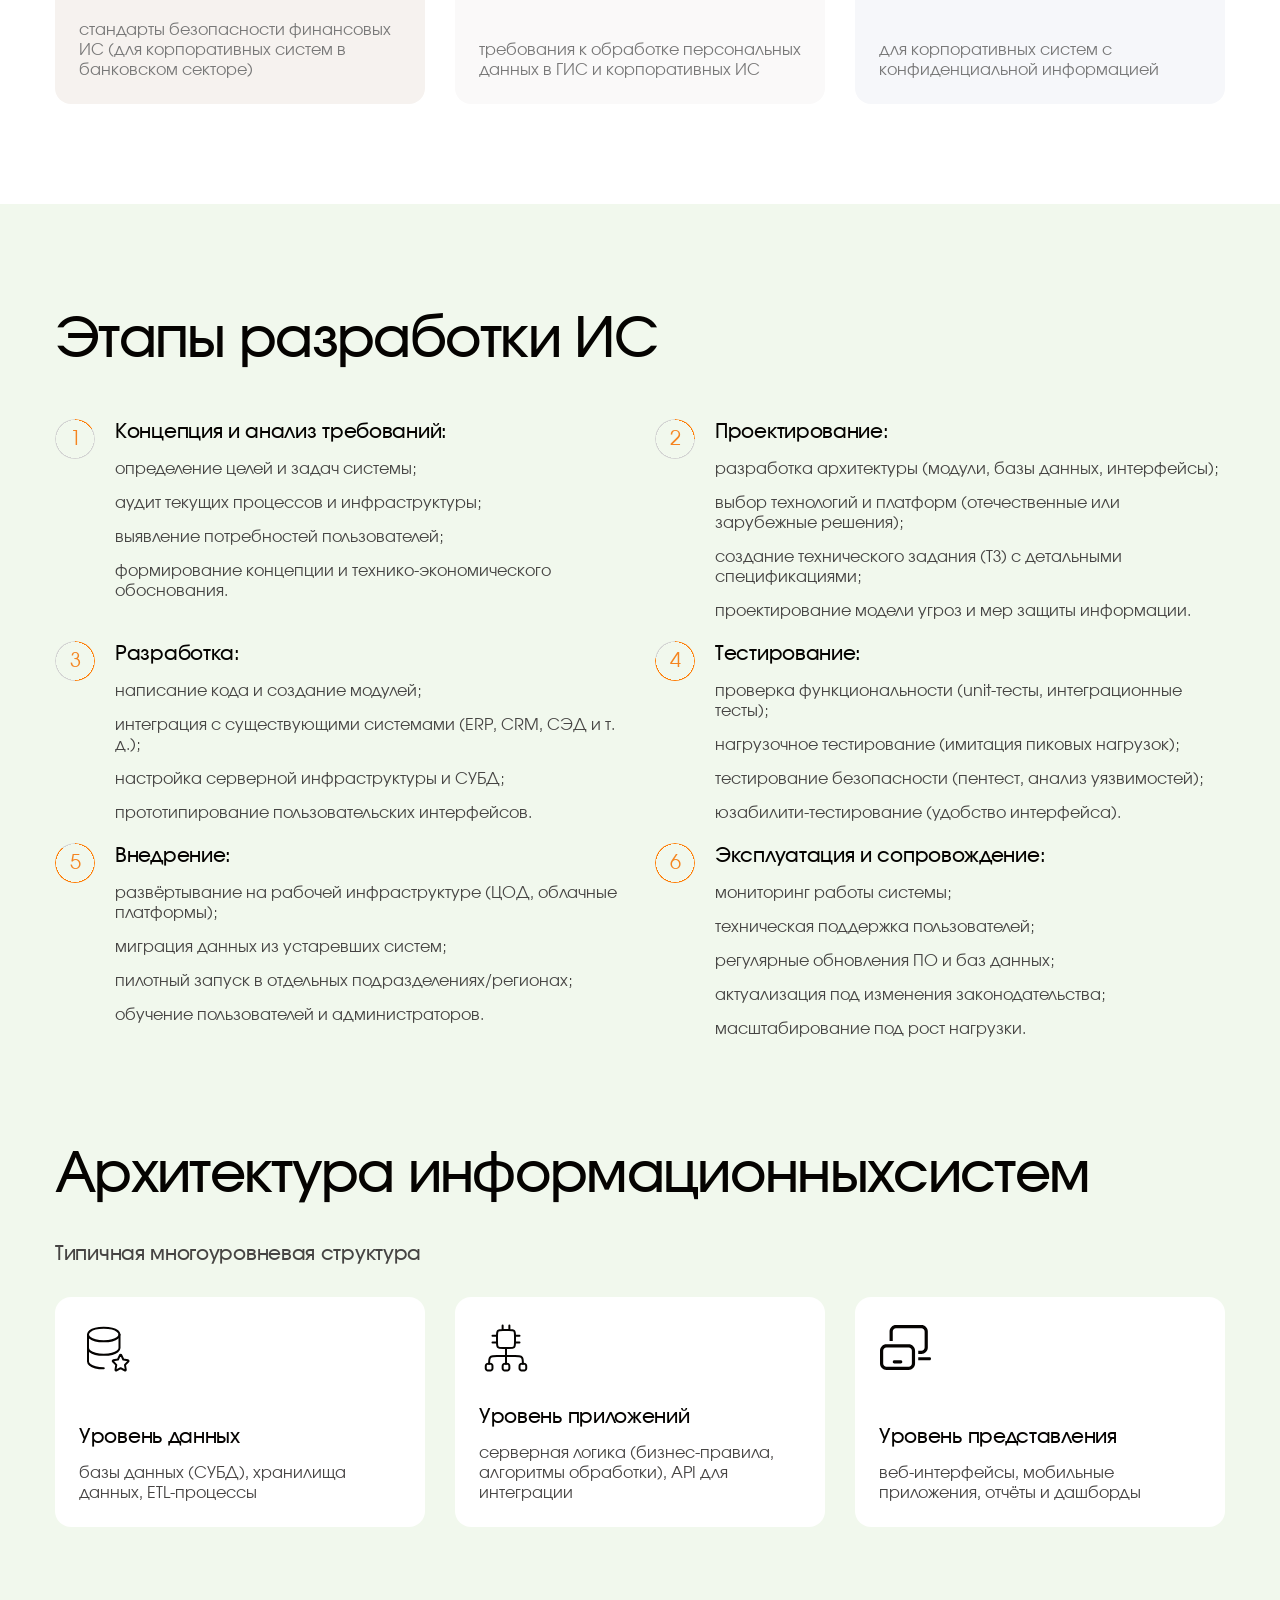
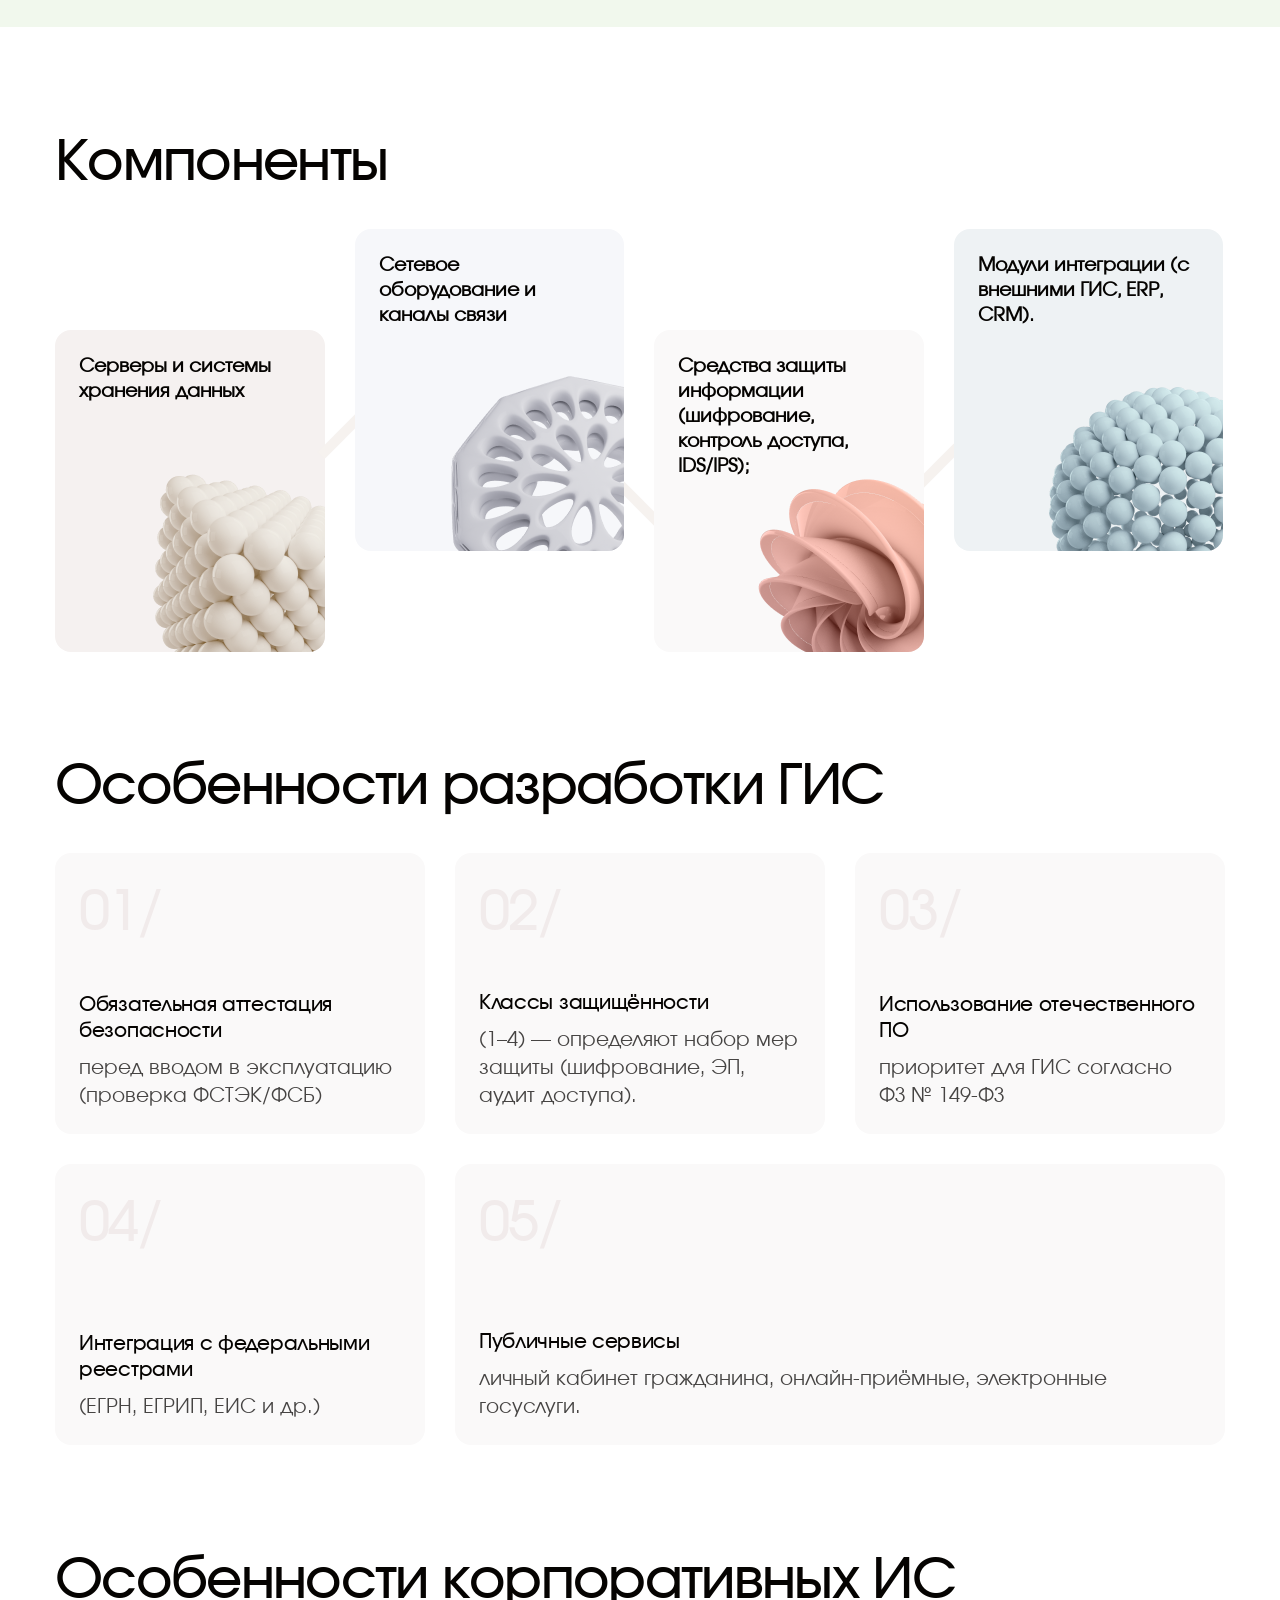
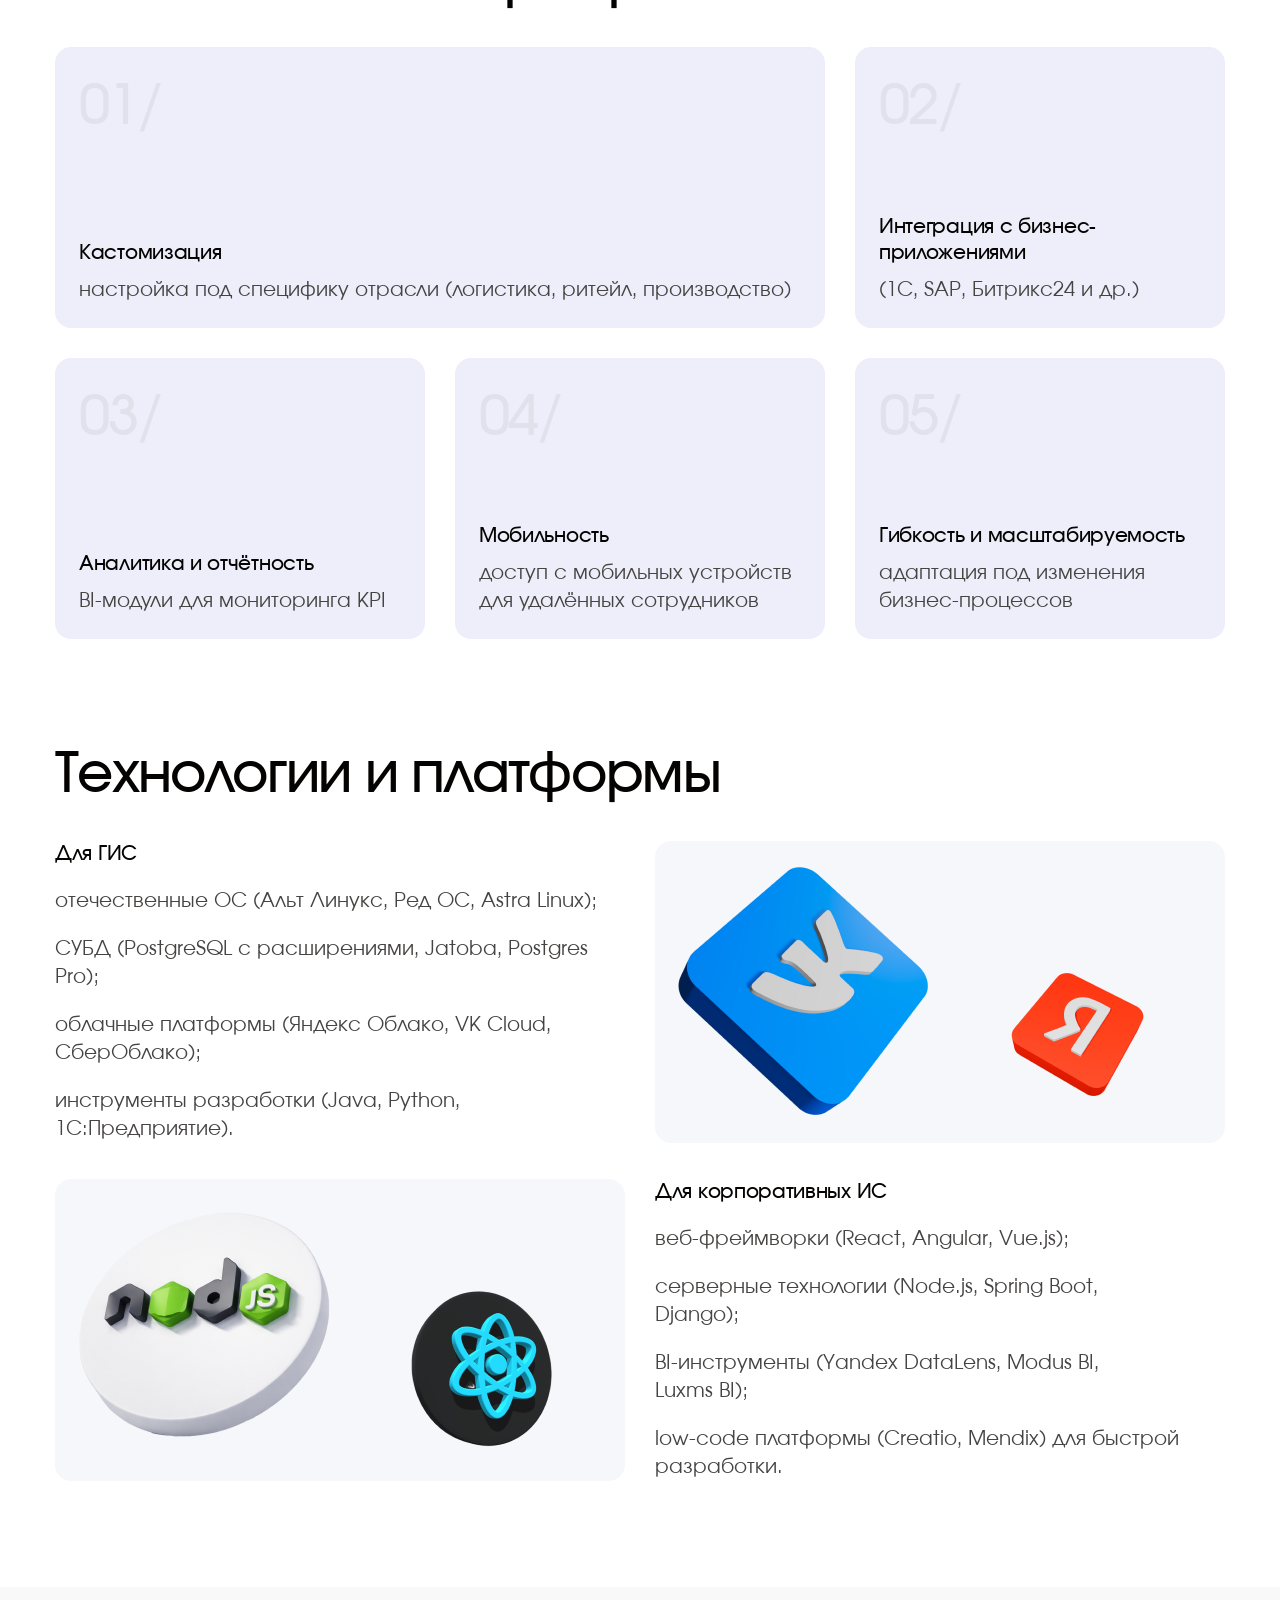
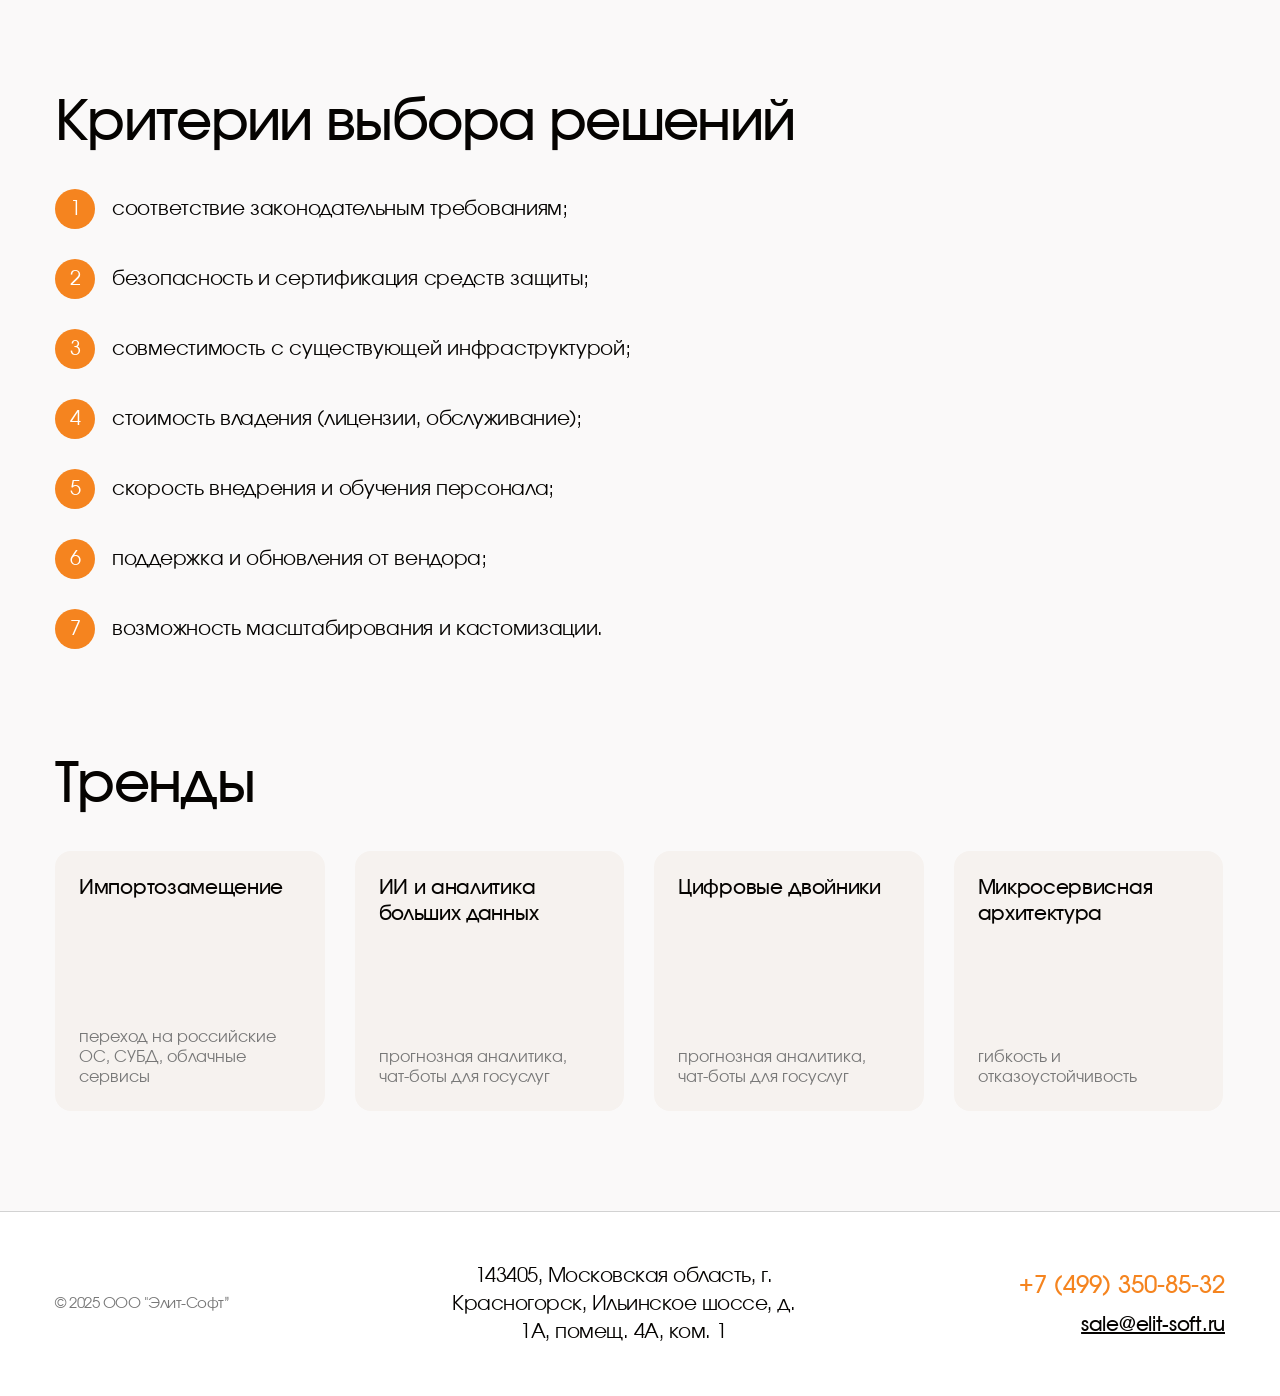
<file: single-service.html>
<!DOCTYPE html>
<html lang="en">
<head>
    <meta charset="UTF-8">
    <meta name="viewport" content="width=device-width, initial-scale=1" />

    <title>Элит-Софт</title>
    <link rel="preconnect" href="https://fonts.googleapis.com">
    <link rel="preconnect" href="https://fonts.gstatic.com" crossorigin>
    <link href="https://fonts.googleapis.com/css2?family=Inter:ital,opsz,wght@0,14..32,100..900;1,14..32,100..900&display=swap" rel="stylesheet">
    <link rel="stylesheet" href="css/reset.css">
    <link rel="stylesheet" href="css/main.css">
    <link rel="stylesheet" href="css/media.css">
</head>
<body>
<header>
    <nav class="nav">
        <div class="container">
            <div class="nav__content df a-center">
                <div class="header__logo">
                    <a href="index.html">
                        <img src="images/logo.svg" alt="">
                    </a>
                </div>
                <ul class="menu df">
                    <li class="menu__item has-sub">
                        <a href="about.html" class="menu__link">О Компании</a>
                        <ul class="menu__sub">
                            <li class="menu__item">
                                <a href="news.html" class="menu__link">Новости
                                </a>
                            </li>
                            <li class="menu__item">
                                <a href="licences.html" class="menu__link">Лицензии</a>
                            </li>
                            <li class="menu__item">
                                <a href="certificates.html" class="menu__link">Сертификаты</a>
                            </li>
                            <li class="menu__item">
                                <a href="" class="menu__link">Реквизиты компании</a>
                            </li>

                        </ul>
                    </li>
                    <li class="menu__item has-sub">
                        <a href="services.html" class="menu__link">Услуги</a>
                        <ul class="menu__sub">
                            <li class="menu__item">
                                <a href="single-service.html" class="menu__link">Разработка государственных и корпоративных Информационных Систем
                                </a>
                            </li>
                            <li class="menu__item">
                                <a href="single-service.html" class="menu__link">Аудит информационной безопасности
                                </a>
                            </li>
                            <li class="menu__item">
                                <a href="single-service.html" class="menu__link">Продажи оборудования и программ обеспечения
                                </a>
                            </li>
                            <li class="menu__item">
                                <a href="single-service.html" class="menu__link">Заказная разработка программного обеспечения
                                </a>
                            </li>
                            <li class="menu__item">
                                <a href="single-service.html" class="menu__link">Обслуживание инфраструктуры и техническая поддержка
                                </a>
                            </li>

                        </ul>
                    </li>
                    <li class="menu__item has-sub">
                        <a href="" class="menu__link">Решения</a>
                        <ul class="menu__sub">
                            <li class="menu__item">
                                <a href="" class="menu__link">Инфраструктурные решения </a>
                            </li>
                            <li class="menu__item">
                                <a href="" class="menu__link">Телекоммуникационные решения</a>
                            </li>
                            <li class="menu__item">
                                <a href="" class="menu__link">Информационная безопасность</a>
                            </li>
                            <li class="menu__item">
                                <a href="" class="menu__link">Системы электронного документооборота
                                </a>
                            </li>
                            <li class="menu__item">
                                <a href="" class="menu__link">Корпоративные порталы</a>
                            </li>
                            <li class="menu__item">
                                <a href="" class="menu__link">BI Аналитика данных</a>
                            </li>
                            <li class="menu__item">
                                <a href="" class="menu__link">Геоинформационные решения</a>
                            </li>
                            <li class="menu__item">
                                <a href="" class="menu__link">Автоматизированные системы управления предприятием (АСУ ТП)</a>
                            </li>

                        </ul>
                    </li>
                    <li class="menu__item has-sub">
                        <a href="industry.html" class="menu__link">Отрасли</a>
                        <ul class="menu__sub">
                            <li class="menu__item">
                                <a href="" class="menu__link">Банковские и финансовые организации</a>
                            </li>
                            <li class="menu__item">
                                <a href="" class="menu__link">Нефтегазовая промышленность</a>
                            </li>
                            <li class="menu__item">
                                <a href="" class="menu__link">Госсектор
                                </a>
                            </li>
                            <li class="menu__item">
                                <a href="" class="menu__link">Энергетика
                                </a>
                            </li>
                            <li class="menu__item">
                                <a href="" class="menu__link">Кросс-отраслевая экспертиза </a>
                            </li>

                        </ul>
                    </li>
                    <li class="menu__item">
                        <a href="projects.html" class="menu__link">Проекты</a>
                    </li>
                    <li class="menu__item">
                        <a href="partners.html" class="menu__link">Партнеры</a>
                    </li>
                    <li class="menu__item">
                        <a href="contacts.html" class="menu__link">Контакты</a>
                    </li>

                </ul>
                <div class="header__contacts">
                    <a href="tel:+7 (499) 350-85-32">+7 (499) 350-85-32</a>
                </div>
                <button class="btn btn__menu">
                    <svg xmlns="http://www.w3.org/2000/svg" width="32" height="32" viewBox="0 0 32 32" fill="none">
                        <path d="M4 8H28M4 16H28M4 24H28" stroke="#050301" stroke-width="2.66667" stroke-linecap="round" stroke-linejoin="round"/>
                    </svg>
                </button>
            </div>
        </div>
    </nav>
</header>
<main>
    <!--   Block start-->
    <section class="page-heading">
        <div class="container">
            <div class="page-heading__content df f-column a-center">
                <div class="breadcrumbs__list df a-center">
                    <a href="" class="breadcrumbs__link">Главная</a><span class="breadcrumbs__text">Разработка государственных и корпоративных Информационных Систем</span>
                </div>

                <h1 class="page__title">Разработка государственных
                    и корпоративных Информационных Систем</h1>
                <div class="page__desc">
                    <p>Информационные системы (ИС) —программно-аппаратные комплексы для сбора, хранения, обработки
                        и передачи данных. <br>
                        Государственные ИС (ГИС) автоматизируют работу госорганов и пред оставление госуслуг, <br> корпоративные ИС оптимизируют бизнес-процессы компаний.</p>
                </div>
                <a href="" class="btn btn__orange--outline">Оставить заявку</a>
            </div>
        </div>
    </section>
    <!--   Block end-->
    <!--   Block Start-->
    <section class="normative pb-100">
        <div class="container">
            <h2 class="section__title small">Нормативная база для ГИС в РФ</h2>
            <div class="normative__list df f-wrap">
                <div class="normative__item">
                    <h3>ФЗ № 149-ФЗ «Об информации, информационных технологиях и о защите информации» </h3>
                    <p>определяет понятие ГИС, принципы создания и эксплуатации, требования к использованию российского ПО</p>
                </div>
                <div class="normative__item">
                    <h3>Постановление Правительства РФ № 676</h3>
                    <p>регламентирует жизненный цикл ГИС: от проектирования до вывода из эксплуатации, обязанности операторов, порядок взаимодействия участников</p>
                </div>
                <div class="normative__item">
                    <h3>Приказы ФСТЭК и ФСБ</h3>
                    <p>устанавливают требования к защите информации, классы защищённости (1–4), необходимость сертификации средств защиты</p>
                </div>
                <div class="normative__item">
                    <h3>ГОСТ Р 57580</h3>
                    <p>стандарты безопасности финансовых ИС (для корпоративных систем в банковском секторе)</p>
                </div>
                <div class="normative__item">
                    <h3>ФЗ № 152-ФЗ «О персональных данных»</h3>
                    <p>требования к обработке персональных данных в ГИС
                        и корпоративных ИС</p>
                </div>
                <div class="normative__item">
                    <h3>ФЗ № 98-ФЗ «О коммерческой тайне»</h3>
                    <p>для корпоративных систем
                        с конфиденциальной информацией</p>
                </div>
            </div>
        </div>
    </section>
    <!--   Block end-->
    <!--   Block Start-->
    <section class="steps bg-green">
        <div class="container">
            <h2 class="section__title small">Этапы разработки ИС</h2>
            <div class="step__list df f-wrap">
                <div class="step__item">
                    <div class="step__number"><span>1</span></div>
                    <div class="step__content">
                        <h3>Концепция и анализ требований:</h3>
                        <ul>
                            <li>определение целей и задач системы;
                              </li>
                            <li>  аудит текущих процессов и инфраструктуры;
                               </li>
                            <li> выявление потребностей пользователей;
                               </li>
                            <li> формирование концепции и технико-экономического обоснования.</li>
                        </ul>
                    </div>
                </div>
                <div class="step__item">
                    <div class="step__number"><span>2</span></div>
                    <div class="step__content">
                        <h3>Проектирование:</h3>
                       <ul>
                           <li>разработка архитектуры (модули, базы данных, интерфейсы);
                              </li>
                           <li> выбор технологий и платформ (отечественные или зарубежные решения);
                              </li>
                           <li> создание технического задания (ТЗ) с детальными спецификациями;
                              </li>
                           <li> проектирование модели угроз и мер защиты информации.</li>

                       </ul>
                    </div>
                </div>
                <div class="step__item">
                    <div class="step__number"><span>3</span></div>
                    <div class="step__content">
                        <h3>Разработка:</h3>
                        <ul>
                            <li>написание кода и создание модулей;
                               </li>
                            <li> интеграция с существующими системами (ERP, CRM, СЭД
                                и т. д.);
                               </li>
                            <li> настройка серверной инфраструктуры и СУБД;
                               </li>
                            <li> прототипирование пользовательских интерфейсов.</li>
                        </ul>
                    </div>
                </div>
                <div class="step__item">
                    <div class="step__number"><span>4</span></div>
                    <div class="step__content">
                        <h3>Тестирование:</h3>
                        <ul>
                            <li>проверка функциональности (unit-тесты, интеграционные тесты);
                               </li>
                            <li> нагрузочное тестирование (имитация пиковых нагрузок);
                               </li>
                            <li> тестирование безопасности (пентест, анализ уязвимостей);
                               </li>
                            <li> юзабилити-тестирование (удобство интерфейса).</li>
                        </ul>
                    </div>
                </div>
                <div class="step__item">
                    <div class="step__number"><span>5</span></div>
                    <div class="step__content">
                        <h3>Внедрение:</h3>
                        <ul>
                            <li>развёртывание на рабочей инфраструктуре (ЦОД, облачные платформы);
                               </li>
                            <li> миграция данных из устаревших систем;
                               </li>
                            <li> пилотный запуск в отдельных подразделениях/регионах;
                               </li>
                            <li> обучение пользователей и администраторов.</li>
                        </ul>
                    </div>
                </div>
                <div class="step__item">
                    <div class="step__number"><span>6</span></div>
                    <div class="step__content">
                        <h3>Эксплуатация и сопровождение:</h3>
                        <ul>
                            <li>мониторинг работы системы;
                              </li>
                            <li>  техническая поддержка пользователей;
                              </li>
                            <li>  регулярные обновления ПО и баз данных;
                              </li>
                            <li>  актуализация под изменения законодательства;
                               </li>
                            <li> масштабирование под рост нагрузки.</li>
                        </ul>
                    </div>
                </div>
            </div>
        </div>
    </section>
    <!--   Block end-->
    <!--   Block Start-->
    <section class="architectures bg-green pb-100">
        <div class="container">
            <h2 class="section__title small">Архитектура информационныхсистем</h2>
            <p class="section__text">Типичная многоуровневая структура</p>
            <div class="architecture__list df f-wrap">
                <div class="architecture__item">
                    <div class="architecture__icon">
                        <img src="images/arch1.svg" alt="arch1">
                    </div>
                    <h3>Уровень данных</h3>
                    <p>базы данных (СУБД), хранилища данных, ETL-процессы</p>
                </div>
                <div class="architecture__item">
                    <div class="architecture__icon">
                        <img src="images/arch2.svg" alt="arch1">
                    </div>
                    <h3>Уровень приложений</h3>
                    <p>серверная логика (бизнес-правила, алгоритмы обработки), API для интеграции</p>
                </div>
                <div class="architecture__item">
                    <div class="architecture__icon">
                        <img src="images/arch3.svg" alt="arch1">
                    </div>
                    <h3>Уровень представления</h3>
                    <p>веб-интерфейсы, мобильные приложения, отчёты и дашборды</p>
                </div>

            </div>
        </div>
    </section>
    <!--   Block end-->
    <!--   Block Start-->
    <section class="components">
        <div class="container">
            <h2 class="section__title small">Компоненты</h2>
            <div class="components__list df f-wrap">
                <div class="component__item">
                    <h3>Серверы и системы хранения данных</h3>
                    <div class="component__img">
                        <img src="images/component1.webp" alt="component1">
                    </div>
                </div>
                <div class="component__item">
                    <h3>Сетевое оборудование
                        и каналы связи</h3>
                    <div class="component__img">
                        <img src="images/component2.webp" alt="component1">
                    </div>
                </div>
                <div class="component__item">
                    <h3>Средства защиты информации (шифрование, контроль доступа, IDS/IPS);</h3>
                    <div class="component__img">
                        <img src="images/component3.webp" alt="component1">
                    </div>
                </div>
                <div class="component__item">
                    <h3>Модули интеграции
                        (с внешними ГИС, ERP, CRM).</h3>
                    <div class="component__img">
                        <img src="images/component4.webp" alt="component1">
                    </div>
                </div>
            </div>
        </div>
    </section>
    <!--   Block end-->
    <!--   Block Start-->
    <section class="features">
        <div class="container">
            <h2 class="section__title small">Особенности разработки ГИС</h2>
            <div class="features__list df f-wrap">
                <div class="features__item bg-gray">
                    <div class="feature__number">01/</div>
                    <h3>Обязательная аттестация безопасности</h3>
                    <p>перед вводом в эксплуатацию (проверка ФСТЭК/ФСБ)</p>
                </div>
                <div class="features__item bg-gray">
                    <div class="feature__number">02/</div>
                    <h3>Классы защищённости</h3>
                    <p>(1–4) — определяют набор мер защиты (шифрование, ЭП, аудит доступа).</p>
                </div>
                <div class="features__item bg-gray">
                    <div class="feature__number">03/</div>
                    <h3>Использование
                        отечественного ПО</h3>
                    <p>приоритет для ГИС согласно ФЗ № 149-ФЗ</p>
                </div>
                <div class="features__item bg-gray">
                    <div class="feature__number">04/</div>
                    <h3>Интеграция с федеральными реестрами</h3>
                    <p>(ЕГРН, ЕГРИП, ЕИС и др.)</p>
                </div>
                <div class="features__item bg-gray">
                    <div class="feature__number">05/</div>
                    <h3>Публичные сервисы</h3>
                    <p>личный кабинет гражданина, онлайн-приёмные, электронные госуслуги.</p>
                </div>
            </div>
        </div>
    </section>
    <!--   Block end-->
    <!--   Block start-->
    <section class="features">
        <div class="container">
            <h2 class="section__title small">Особенности корпоративных ИС</h2>
            <div class="features__list df f-wrap">
                <div class="features__item bg-lilac">
                    <div class="feature__number">01/</div>
                    <h3>Кастомизация</h3>
                    <p>настройка под специфику отрасли (логистика, ритейл,
                        производство)</p>
                </div>
                <div class="features__item bg-lilac">
                    <div class="feature__number">02/</div>
                    <h3>Интеграция с бизнес-приложениями</h3>
                    <p>(1С, SAP, Битрикс24 и др.)</p>
                </div>
                <div class="features__item bg-lilac">
                    <div class="feature__number">03/</div>
                    <h3>Аналитика и отчётность</h3>
                    <p>BI-модули для мониторинга
                        KPI</p>
                </div>
                <div class="features__item bg-lilac">
                    <div class="feature__number">04/</div>
                    <h3>Мобильность</h3>
                    <p>доступ с мобильных устройств для удалённых сотрудников</p>
                </div>
                <div class="features__item bg-lilac">
                    <div class="feature__number">05/</div>
                    <h3>Гибкость и масштабируемость</h3>
                    <p>адаптация под изменения бизнес-процессов</p>
                </div>
            </div>
        </div>
    </section>
    <!--   Block end-->
    <!--   Block Start-->
    <section class="platforms pb-100">
        <div class="container">
            <h2 class="section__title small">Технологии и платформы</h2>
            <div class="platform__row df">
                <div class="platform__left">
                    <h3>Для ГИС</h3>
                    <ul>
                        <li>
                            отечественные ОС (Альт Линукс, Ред ОС, Astra Linux);
                        </li>
                        <li>
                            СУБД (PostgreSQL с расширениями, Jatoba,  Postgres Pro);
                        </li>
                        <li> облачные платформы (Яндекс Облако, VK Cloud, СберОблако);</li>
                        <li>инструменты разработки (Java, Python, 1С:Предприятие).</li>
                        </ul>
                </div>

                <div class="platform__right">
                    <img src="images/platform1.webp" alt="platform1">
                </div>
            </div>
            <div class="platform__row df">
                <div class="platform__left">
                    <h3>Для корпоративных ИС</h3>
                    <ul>
                        <li> веб-фреймворки (React, Angular, Vue.js);</li>
                        <li>серверные технологии (Node.js, Spring Boot, <br>
                            Django);</li>
                        <li> BI-инструменты (Yandex DataLens, Modus BI, <br>
                            Luxms BI);</li>
                        <li>low-code платформы (Creatio, Mendix) для быстрой разработки.</li>
                        </ul>
                </div>

                <div class="platform__right">
                    <img src="images/platform2.webp" alt="platform1">
                </div>
            </div>
        </div>
    </section>
    <!--   Block end-->
    <!--   Block Start-->
    <section class="choise bg-gray">
        <div class="container">
            <h2 class="section__title small">Критерии выбора решений</h2>
            <div class="choise__list df f-column">
                <div class="choise__item df">
                    <span class="choise__number">
                        1
                    </span>
                    <p>соответствие законодательным требованиям;</p>
                </div>
                <div class="choise__item df">
                    <span class="choise__number">
                        2
                    </span>
                    <p>безопасность и сертификация средств защиты;</p>
                </div>
                <div class="choise__item df">
                    <span class="choise__number">
                        3
                    </span>
                    <p>совместимость с существующей инфраструктурой;</p>
                </div>
                <div class="choise__item df">
                    <span class="choise__number">
                        4
                    </span>
                    <p>стоимость владения (лицензии, обслуживание);</p>
                </div>
                <div class="choise__item df">
                    <span class="choise__number">
                        5
                    </span>
                    <p>скорость внедрения и обучения персонала;</p>
                </div>
                <div class="choise__item df">
                    <span class="choise__number">
                        6
                    </span>
                    <p>поддержка и обновления от вендора;</p>
                </div>
                <div class="choise__item df">
                    <span class="choise__number">
                        7
                    </span>
                    <p>возможность масштабирования и кастомизации.</p>
                </div>
            </div>
        </div>
    </section>
    <!--   Block end-->
    <!--   Block Start-->
    <section class="trends bg-gray pb-100">
        <div class="container">
            <h2 class="section__title small">Тренды</h2>
            <div class="trend__list df f-wrap">
                <div class="trend__item">
                    <h3>Импортозамещение</h3>
                    <p>переход на российские ОС, СУБД, облачные сервисы</p>
                </div>
                <div class="trend__item">
                    <h3>ИИ и аналитика больших данных</h3>
                    <p>прогнозная аналитика, чат-боты для госуслуг</p>
                </div>
                <div class="trend__item">
                    <h3>Цифровые двойники</h3>
                    <p>прогнозная аналитика, чат-боты для госуслуг</p>
                </div>
                <div class="trend__item">
                    <h3>Микросервисная архитектура</h3>
                    <p>гибкость
                        и отказоустойчивость</p>
                </div>
            </div>
        </div>
    </section>
    <!--   Block end-->

</main>
<footer>
    <div class="container">
        <div class="footer__content df j-spc-btw a-center">
            <div class="footer__left">
                <p class="copyright">© 2025 ООО "Элит-Софт”</p>
            </div>
            <div class="footer__center">
                <p>143405, Московская область, г. Красногорск, Ильинское шоссе, д. 1А, помещ. 4А, ком. 1</p>
            </div>
            <div class="footer__right df f-column  a-end">
                <a href="tel:+7 (499) 350-85-32" class="footer__link">+7 (499) 350-85-32</a>
                <a href="mailto:sale@elit-soft.ru" class="footer__link">sale@elit-soft.ru</a>
            </div>
        </div>
    </div>
</footer>

<script src="js/main.js"></script>
</body>
</html>
</file>
<file: css/main.css>
header{
    padding-top: 20px;
    padding-bottom: 20px;
    height: 76px;
}
.nav__content{
    gap: 22px;

}
.menu__sub{
    display: none;
    width: 364px;
    flex-direction: column;
    gap: 20px;
    position: absolute;
    padding: 24px;
    top: 34px;
    border-radius: 4px;
    background: #fff;
    z-index: 3;
    box-shadow: -10px 5px 20px rgba(0, 0, 0, 0.1);
}
.menu{
    gap: 16px;
    height: 100%;
    align-items: center;
}
.menu__item{
    transition: all .3s;
    padding-top: 8px;
    padding-bottom: 8px;
}
.menu__item.has-sub{
    padding-right: 24px;
    position: relative;
}
.menu__item.has-sub:after{
    content: '';
    position: absolute;
    width: 9px;
    height: 5px;
    background: url('../images/arrow-down.svg') no-repeat;
    right: 5px;
    top: 50%;
    transform: translateY(-50%  );
}
.menu__link{
    font-family: Inter, sans-serif;
    font-weight: 400;
    font-size: 16px;
    line-height: 19px;
    text-transform: uppercase;
    color: #050301;
    transition: all .3s;
}
.header__contacts a{
    font-family: Inter, sans-serif;
    font-style: normal;
    font-weight: 500;
    font-size: 16px;
    line-height: 19px;

    color: #f5841f;
}
.menu__link:hover{
    color: #f5841f;
}
.menu__item.has-sub:hover:after{
    background: url('../images/arrow-down-hover.svg') no-repeat;
}
.menu__item.has-sub:hover .menu__sub{

    display: flex;

}
.menu__sub .menu__link{
    font-family: Involve-Medium, sans-serif;
    font-size: 15px;
    line-height: 20px;
    text-align: left;
    text-transform: uppercase;
    font-weight: 500;
    color: #050301;
}
.menu__sub .menu__item{
    padding: 0;
}
.menu__sub .menu__link:hover{
    color: #f5841f;
}
.hero{
    padding-right: 62px;
    margin-top: 16px;
    margin-bottom: 50px;
}
.hero__content{
    gap: 60px;
    align-items: flex-end;
    justify-content: flex-end;
}
.hero__right{
    padding: 30px;
    border-radius: 24px;
    background: linear-gradient(157.72deg, #ebe8e4 5.24%, #f5f1f0 90.24%);
    max-width: 853px;
    width: 100%;
    height: fit-content;
}
.hero__left{
    max-width: 570px;
    width: 100%;
}
.hero__title{
    font-family: Involve-Medium, sans-serif;
    font-size: 65px;
    line-height: 84px;
    letter-spacing: -0.03em;
    text-align: left;
    color: #050301;
    margin-bottom: 35px;
    font-weight: 500;
}
.hero__text{
    font-size: 20px;
    line-height: 28px;
    text-align: left;
    margin-bottom: 30px;
    color: #464443;

}
.hero__adv{
    margin-top: 110px;
    padding: 24px;
    background: #F6F2EF;
    border-radius: 24px;
    width: 100%;
    display: flex;
    flex-direction: column;
}
.hero__adv h2{
    font-family: Involve-Medium, sans-serif;
    font-weight: 500;
    font-size: 20px;
    line-height: 26px;
    letter-spacing: -0.3px;
    text-align: left;
    max-width: 349px;
    width: 100%;
    color: #050301;
    margin-bottom: 32px;
}
.hero__adv:hover h2{
    color: #f5841f;
}
.hero__adv:hover .btn__more{
    color: #f5841f;
}
.hero__adv:hover .btn__more path{
    stroke: #f5841f;
}
.hero__partners img{
    border-radius: 100%;
    border: 1px solid #787878;
    width: 45px;
    height: 45px;
}
.hero__partners img +  img{
    margin-left: -15px;
}
.hero__posts{
    display: grid;
    /*grid-template-columns: 1fr 2fr ;*/
    /*grid-template-rows: 1fr 1fr 2fr ;*/
    gap: 24px;
}
.hero__post{
    padding: 25px 24px 24px;
    border-radius: 16px;
    min-height: 230px;
    display: flex;
    flex-direction: column;
    position: relative;
    width: 100%;
    min-width: 384px;
}
.hero__post:first-child{
    background: #F5F1F0;
    grid-column-start: 1;
    grid-column-end: 2;
}
.hero__post:nth-child(2){
    grid-column-start: 1;
    grid-column-end: 2;
    background: #F6F7FA;
}
.hero__post:nth-child(3){
    grid-column-start: 2;
    grid-row-start: 1;
    grid-row-end: 3;
    grid-column-end: 3;
    background: #f1f8ed;
}
.hero__post:nth-child(4){
    grid-column-start: 1;
    grid-row-start: 3;
    grid-row-end: 3;
    grid-column-end: 3;
    background: #FBF9EF;
    height: 260px;
}
.hero__post h3{
    font-family: 'Involve-Medium', sans-serif;
    font-size: 20px;
    line-height: 26px;
    letter-spacing: -0.3px;
    color: #050301;
    margin-bottom: 16px;
    max-width: 242px;
    font-weight: 500;
    transition: all .3s;
}
.hero__post:hover h3{
    color: #f5841f;
}
.hero__post:hover .btn__more{
    color: #f5841f;
}
.hero__post:hover .btn__more path{
    stroke: #f5841f;
}
.tag__list{
    gap: 6px;
    z-index: 1;
}

.tag__item{
    padding: 6px 8px;
    background: #fff;
    border-radius: 4px;
    font-size: 14px;
    line-height: 15px;
    text-align: center;
    font-family: 'Inter', sans-serif;
    font-weight: 400;
    color: #464443;
}
.hero__post .btn__more{
    margin-top: auto;
}
.hero__post--img{
    position: absolute;
    right: 0;
    bottom: 24px;
}
.hero__post:nth-child(3) .hero__post--img{
    bottom: 84px;
}
.hero__post:nth-child(4) .hero__post--img{
    bottom: 16px;
}
.hero__post:first-child .tag__list, .hero__post:nth-child(2) .tag__list{
    max-width: 206px;
}

.hero__post:nth-child(4) .tag__list{
    max-width: 400px;
    width: 100%;
}
.hero__post:nth-child(4) h3{
    max-width: 400px;
}
.section__title{
    font-family: Involve-Medium, sans-serif;
    font-size: 65px;
    line-height: 84px;
    letter-spacing: -0.03em;
    text-align: left;
    font-weight: 500;
    color: #050301;

}
.services__list{
    margin-top: 30px;
    gap: 30px;
}
#map{
    height:100%;
    width: 100%;
    border-radius: 16px;
    overflow: hidden;

}
.service__item{
    width: calc(100%/3 - 20px);
    background: #FAF9F9;
    border-radius: 16px;
    padding: 24px;
    position: relative;
    min-height: 260px;
    display: flex;
    flex-direction: column;
    justify-content: space-between;
}
.service__item:first-child{
    width: calc((100%/3 - 20px)* 2 + 30px);

}
.service__item:first-child .service__title{
    max-width: 441px;
    width: 100%;
}
.service__item:hover .service__title{
    color: #f5841f ;
}
.service__img{
    position: absolute;
    right: 0;
    bottom: -3px;
}
.service__title{
    font-family: Involve-Medium, sans-serif;
    font-weight: 500;
    font-size: 20px;
    line-height: 26px;
    letter-spacing: -0.3px;
    text-align: left;
    color: #050301;
    transition: all .3s;
}
.service__item:hover .btn__more{
    color: #f5841f ;
}
.service__item:hover .btn__more path{
    stroke: #f5841f;
}
.about{
    padding-top: 50px;
}
.about__content{
    margin-top: 30px;
    padding: 64px 40px;
    background: #FAF9F9;
    border-radius: 16px;
    gap: 86px;
    align-items: center;
}
.about__list{
    gap: 44px 46px;
}
.about__item{
    width: calc(100%/2 - 23px);
}
.about__icon{
    margin-bottom: 10px;
}
.about__item h3{
    font-family: Involve-Medium, sans-serif;
    font-weight: 500;
    font-size: 20px;
    line-height: 26px;
    letter-spacing: -0.3px;
    text-align: left;
    color: #050301;
    margin-bottom: 5px;
}
.about__item p{
    font-weight: 400;
    font-size: 16px;
    line-height: 20px;
    text-align: left;

    color: #787878;
}
.about__left h3{
    font-family: Involve-Medium, sans-serif;
    font-weight: 500;
    font-size: 24px;
    line-height: 30px;
    letter-spacing: -0.5px;
    text-align: left;
    margin-bottom: 20px;
}
.about__left h3 span{
    color: #F5841F;
    font-size: 28px;
    font-weight: 500;
    font-family: Involve-Medium, sans-serif;
}
.about__left p{
    font-weight: 400;
    font-size: 20px;
    line-height: 28px;
    text-align: left;
    color: #464443;
    margin-bottom: 20px;
}
.about__right{
    max-width: 474px;
    width: 100%;
}
.about__left{
    max-width: calc(100% - 560px );
    width: 100%;
}
.industries{
    padding-top: 100px;
    padding-bottom: 50px;
    background: #FAF9F9;
}
.industry__list{
    margin-top: 30px;
    gap: 28px 30px;
}
.industry{
    background: #F5F1F0;
    border-radius: 16px;
    padding: 24px;
    position: relative;
    min-height: 173px;
    width: calc(100%/3 - 20px);
    display: flex;
    flex-direction: column;
    justify-content: space-between;
}
.industry:first-child, .industry:nth-child(2){
    width: calc(100%/2 - 15px);
}

.industry__icon{
    position: absolute;
    right: 24px;
    top: 24px;
}
.industry__title{
    font-family: "Involve-Medium", sans-serif;
    max-width: 300px;
    font-weight: 500;
    font-size: 20px;
    line-height: 26px;
    letter-spacing: -0.3px;
    text-align: left;

    color: #050301;
}
.industry:hover .industry__title, .industry:hover .btn__more{
    color: #f5841f;
}
.industry:hover .btn__more path{
    stroke: #f5841f;
}
.services{
    padding-top: 50px;
    padding-bottom: 50px;
}
.news{
    padding-top: 50px;
    padding-bottom: 50px;
    background: #FAF9F9;
}
.news__list{
    gap: 30px;
    margin-top: 30px;
}
.news__item{
    width: calc(100%/3 - 20px);

}
.news__img{
    border-radius: 16px;
    margin-bottom: 20px;
    display: flex;
    overflow: hidden;
    height: 215px;
}
.news__img img{
    width: 100%;
    height: 100%;
    object-fit: cover;
}
.news__date{
    display: flex;
    font-size: 16px;
    line-height: 20px;
    text-align: left;
    color: #787878;
    margin-bottom: 20px;
}
.news__title{
    font-family: Involve-Medium, sans-serif;
    font-weight: 500;
    font-size: 20px;
    line-height: 26px;
    letter-spacing: -0.3px;
    text-align: left;
    display: -webkit-box;
    -webkit-box-orient: vertical;
    -webkit-line-clamp: 3;
    overflow: hidden;
    color: #000000;

}
.news__title:hover{
    color: #f5841f;
}

.contacts{
    padding-top: 50px;
    background: #FAF9F9;
}
.contact__content{
    margin-top: 30px;
    gap: 30px;
}
.contact__left{
    width: calc(100%/2 - 15px);
}
.contact__right{
    width: calc(100%/2 - 15px);
    background: #F5F1F0;
    border-radius: 16px;
    padding: 24px;
}
.contact__right h3{
    font-weight: 400;
    font-size: 16px;
    line-height: 20px;
    text-align: left;
    color: #464443;
    margin-bottom: 13px;

}
.contact__right p, .contact__row a{
    font-family: 'Involve-Medium', sans-serif;
    font-weight: 500;
    font-size: 20px;
    line-height: 26px;
    letter-spacing: -0.3px;
    text-align: left;

    color: #050301;

}
.contact__row{
    margin-bottom: 24px;
}

.contact__left iframe{
    border: none;
    border-radius: 16px;
}
.copyright{
    font-size: 15px;
    line-height: 28px;
    letter-spacing: -0.5px;
    text-align: left;

    color: #787878;

}
.footer__center p{
    font-weight: 400;
    font-size: 20px;
    line-height: 28px;
    letter-spacing: -0.5px;
    text-align: center;
    max-width: 370px;
    width: 100%;
    color: #050301;
}

.footer__link:first-child{
    font-family: Involve-Medium, sans-serif;
    font-weight: 500;
    font-size: 24px;
    line-height: 32px;
    text-align: right;
    color: #f5841f;
    margin-bottom: 10px;
}
.footer__link:last-child{
    font-family: Involve-Medium, sans-serif;

    font-weight: 500;
    font-size: 20px;
    line-height: 26px;
    letter-spacing: -0.3px;
    text-align: right;
    text-decoration-line: underline;
    transition: all .3s;
    color: #050301;

}
.contact__row a:hover{
    transition: all .3s;
    color: #f5841f;
    text-decoration: underline;
}
.contact__info a:hover{
    text-decoration: underline;
}
.checkbox-label a:hover{
    color: #f5841f;
    text-decoration: underline;
}
.footer__link:last-child:hover{
    color: #f5841f;
}
.contact-form__content{
    padding: 70px 40px;
    border-radius: 24px;
    background: url('../images/bg.png') no-repeat;
    background-size: cover;
}
.contact-form__content.bg-gray{
    background: radial-gradient(220% 77% at 34% 30%, #f2f3f3 0%, #deeced 100%);
}

.contact-form .section__title{
    font-family: Involve-Medium, sans-serif;
    font-weight: 500;
    font-size: 56px;
    line-height: 72px;
    letter-spacing: -0.03em;
    text-align: left;
    color: #ffffff;
    margin-bottom: 20px;
}
.contact-form  p{
    font-family: Involve-Medium, sans-serif;
    font-weight: 500;
    font-size: 20px;
    line-height: 26px;
    letter-spacing: -0.3px;
    text-align: left;

    color: #ffe9d6;
}
.contact-form__content.bg-gray .section__title{
    color: #050301;
}
.contact-form__content.bg-gray p{
    color: #464443;
}
.contact-form__left{
    display: flex;
    flex-direction: column;
    max-width: 526px;
    width: 100%;
}
.contact__info{
    margin-top: auto;
}
.contact__info a{
    display: flex;
    font-weight: 500;
    font-size: 24px;
    line-height: 32px;
    text-align: left;
    font-family: Involve-Medium, sans-serif;

    color: #ffe9d6;

}
.contact-form__content.bg-gray .contact__info a{
    color: #464443;
}
.contact__info a:last-child{
    text-decoration: underline;
    font-size: 20px;
    margin-top: 10px;
}
.contact-form__right{
    max-width: 430px;
    width: 100%;
}
.form__row input:not([type=checkbox]){
    padding: 18px 20px;
    height: 60px;
    width: 100%;
    background: #ffffff;
    font-weight: 400;
    font-size: 16px;
    line-height: 20px;
    text-align: left;
    font-family: Involve-Regular, sans-serif;
    color: #787878;
    opacity: 0.9;
    border: 1px solid #ffead7;
    border-radius: 100px;
}
.contact-form__content.bg-gray input:not([type=checkbox]){
    border: none;
    background: #d6e6e7;
}
.contact-form__content.bg-gray .checkmark{
    border-color: #464443;
}
.contact-form__content.bg-gray .checkbox-label{
    color: #787878;
    padding-right: 30px;
}
.contact-form__content.bg-gray .checkbox-label .checkmark:after{
    border-color: #464443;
}
.contact-form__content.bg-gray .checkbox-label a{
    color: #464443;
}
.form__row{
    margin-bottom: 20px;
}
.form__row label{
    margin-bottom: 20px;
}
.contact-form__right .btn__submit{
    margin-top: 25px;
}
.contact-form{
    background: #FAF9F9;
    padding-top: 50px;
    padding-bottom: 50px;
}
.areas{
    padding-bottom: 50px;
    background: #FAF9F9;
    padding-top: 100px;
}
.area__list{
    margin-top: 30px;
    gap: 30px;
    display: grid;
    grid-template-columns: repeat(6, 1fr);
}
.area__item{
    padding: 24px 42px 24px 24px;
    border-radius: 16px;
}
.area__item:nth-child(1),
.area__item:nth-child(2) {
    grid-column: span 3;
    background: #EEEFF4;
}
.area__item:nth-child(3),
.area__item:nth-child(4),
.area__item:nth-child(5) {
    grid-column: span 2;
    background: #EEF2F4 ;
}
/* левая колонка */
.area__item:nth-child(6) {
    grid-column: 1 / span 2;
    grid-row: span 2;
    background: radial-gradient(77% 81% at 58% 67%, #f6f7fa 0%, #e6e9f4 100%);
}

/* центральная колонка (2 элемента один под другим) */
.area__item:nth-child(7) {
    grid-column: 3 / span 2;
    grid-row: span 1;
    background: #EEEFF4;
}

.area__item:nth-child(8) {
    grid-column: 3 / span 2;
    grid-row: span 1;
    background: #EEEFF4;
}

/* правая колонка */
.area__item:nth-child(9) {
    grid-column: 5 / span 2;
    grid-row: 3 / span 2; /* ← ВАЖНО */
    background: radial-gradient(97% 92% at 37% 33%, #f4f4f4 0%, #dcebec 100%);


}
.area__item:nth-child(10),
.area__item:nth-child(11) {
    grid-column: span 3;
    background: #eef2f4;
}


.light { background: #eef1f5; }
.dark { background: #dfe5eb; }
.green { background: #dfeceb; }
.area__item h3{
    font-family: Involve-Medium, sans-serif;
    font-weight: 500;
    font-size: 20px;
    line-height: 26px;
    letter-spacing: -0.3px;
    text-align: left;
    color: #050301;
    margin-bottom: 16px;
}
.area__item p{
    font-weight: 400;
    font-size: 16px;
    line-height: 20px;
    text-align: left;

    color: #464443;
}
.area__item {
    /*width: calc(100%/3 - 20px);*/
    background: #EEF2F4;
    display: flex;
    flex-direction: column;
    justify-content: space-between;
}
.certificates{
    padding-top: 50px;
    padding-bottom: 100px;
}
.certificate__list{
    gap: 60px 30px;
    margin-top: 30px;
}
.certificate__item{
    width: calc(100%/3 - 20px);
}
.certificate__item h3{
    margin-top: 20px;
    font-weight: 500;
    font-size: 20px;
    line-height: 26px;
    letter-spacing: -0.3px;
    text-align: left;

    color: #050301;
    font-family: Involve-Medium, sans-serif;
}
.licences{
    padding-bottom: 100px;
    padding-top: 50px;
}
.licences__content{
    margin-top: 30px;

}
.licences__content ol{
    padding-left: 20px;
}
.licences__content li{
    margin-bottom: 16px;
    font-weight: 400;
    font-size: 20px;
    line-height: 28px;
    text-align: left;

    color: #050301;

}
.licences__content li:last-child{
    margin-bottom: 0;
}
.licences__content strong{
    font-weight: 400;
}
.licences__content a{
    color: #F5841F;
    text-decoration: underline;
}
.projects{
    padding-top: 50px;
    padding-bottom: 50px;
}
.project__list{
    margin-top: 30px;
    gap: 60px 30px  ;
}
.project__item{
    width: calc(100%/3 - 20px);
}
.project__img{
    height: 275px;
    width: 100%;
    border-radius: 16px;
    margin-bottom: 20px;
    display: flex;
    overflow: hidden;
}
.project__img img{
    overflow: hidden;
    object-fit: cover   ;
    width: 100%;
    height: 100%;
}
.project__title{
    font-weight: 500;
    font-size: 20px;
    line-height: 26px;
    letter-spacing: -0.3px;
    text-align: left;
    color: #050301;
    font-family: Involve-Medium, sans-serif;
    margin-bottom: 16px;
    display: flex;
    transition: all .3s;
}
.project__title:hover{
    color: #f5841f;
}
.project__desc{
    font-weight: 400;
    font-size: 16px;
    line-height: 20px;
    text-align: left;

    color: #464443;

}
.contact-form__content.bg-gray .btn__submit{
    background: #f5841f;
    color: #fff;
    border: none;
}
.partner__list{
    margin-top: 30px;
    gap: 30px;
}
.partner__item{
    width: calc(100%/4 - 23px);
    height: 176px;
    display: flex;
    align-items: center;
    justify-content: center;
    background: #FAF9F9;
    border-radius: 16px;
}
.section__text{
    font-weight: 500;
    font-size: 30px;
    line-height: 40px;
    letter-spacing: -0.3px;
    text-align: left;
    font-family: Involve-Medium, sans-serif;
    color: #464443;
    margin-top: 24px;

}
.services__list--equal .service__item{
    width: calc(100%/3 - 20px);
}
.services__list--equal .service__img{
    right: 24px;
    bottom: 24px;
    display: flex;
    align-items: center;
    justify-content: center;
}
.e-commerce{
    padding-top: 100px;
    padding-bottom: 50px;
}
.e-commerce__list{
    margin-top: 30px;
    gap: 30px;
}
.e-commerce .section__title{
    font-size: 70px;
    line-height: 84px;
}
.e-commerce__list h3{
    font-weight: 500;
    font-size: 20px;
    line-height: 26px;
    letter-spacing: -0.3px;
    text-align: left;
    font-family: Involve-Medium, sans-serif;
    color: #050301;
    margin-bottom: 14px;
}
.e-commerce__list p{
    font-weight: 400;
    font-size: 16px;
    line-height: 24px;
    letter-spacing: -0.5px;
    text-align: left;

    color: #787878;
}
.e-commerce__item{
    width: 100%;
}
.solutions{
    padding-top: 100px;
}

.solution__list{
    margin-top: 30px;
    gap: 30px;
}
.solution__item{
    width: calc(100%/2 - 15px);
    background: #F5F1F0;
    border-radius: 16px;
    padding: 24px;
    height: 200px;
}
.solution__item .btn__more{
    margin-top: auto;
}
.solution__item:nth-child(2){
    background: #F6F7FA;
}
.solution__item:nth-child(3){
    background: #FBF9EF;
}
.solution__item:nth-child(4){
    background: #F1F8ED;
}
.solution__item:nth-child(5){
    background: #EEEEFA;
}
.solution__item:nth-child(6){
    background: #D6E6E7;
}
.solution__item:nth-child(7){
    background: #F6F7FA;
}
.solution__item:nth-child(8){
    background: #EEF2F4;
}
.solution__list h3{
    font-weight: 500;
    font-size: 20px;
    line-height: 26px;
    letter-spacing: -0.3px;
    text-align: left;
    font-family: Involve-Medium, sans-serif;
    color: #050301;
    margin-bottom: 20px;
}
.solution__item:hover h3, .solution__item:hover .btn__more{
    color: #f5841f;
}
.solution__item:hover .btn__more path{
    stroke: #f5841f;
}
.solution__item .tag__item{
    border-radius: 50px;
}
.page-heading__content{
    background: #FAF9F9;
    border-radius: 24px;
    padding: 50px 30px 50px 70px;
}
.page-heading{
    padding-top: 80px;
    padding-bottom: 80px;
    background: #F5F1F0;
}
.page-heading .breadcrumbs__list{
    margin-bottom: 40px;
}
.page__title{
    text-align: center;
    font-weight: 500;
    font-size: 65px;
    line-height: 84px;
    letter-spacing: -0.03em;
    font-family: Involve-Medium, sans-serif;
    color: #050301;
    max-width: 970px;
    width: 100%;
    margin-bottom: 40px;
}
.page__desc p{
    font-family: Involve, sans-serif;
    font-weight: 500;
    font-size: 20px;
    line-height: 26px;
    letter-spacing: -0.3px;
    text-align: center;
    color: #464443;
}
.page__desc {
    margin-bottom: 40px;
}
.page-heading .btn__orange--outline{
    height: 46px;
}
.trends{
    padding-top: 100px;
}


.trend__list{
    margin-top: 30px;
    gap: 30px;
}
.trend__item{
    padding: 24px;
    background: #f6f2ef;
    border-radius: 16px;
    width: calc(100%/4 - 23px);
    height: 260px;
    display: flex;
    flex-direction: column;
    justify-content: space-between;
}

.trend__item h3{
    font-weight: 500;
    font-size: 20px;
    line-height: 26px;
    letter-spacing: -0.3px;
    text-align: left;
    font-family: Involve-Medium, sans-serif;
    color: #050301;

}
.trend__item p{
    font-weight: 400;
    font-size: 16px;
    line-height: 20px;
    text-align: left;

    color: #787878;
}
.choise{
    padding-top: 100px;
}
.choise__list{
    margin-top: 30px;
    gap: 30px;
}
.choise__item{
    gap: 17px;
    align-items: center;
}
.choise__number{
    width: 40px;
    height: 40px;
    display: flex;
    align-items: center;
    justify-content: center;
    border-radius: 100%;
    background: #F5841F;
    color: #ffffff;
    font-weight: 400;
    font-size: 20px;
    line-height: 28px;
}
.choise__item p{
    font-weight: 500;
    font-size: 20px;
    line-height: 26px;
    letter-spacing: -0.3px;
    text-align: left;


    color: #050301;
}
.platforms{
    padding-top: 100px;

}
.platform__row{
    margin-top: 30px;
    gap: 30px;
}
.platform__row:nth-child(2n+1){
    flex-direction: row-reverse;
}
.platform__left{
    width: 100%;
}
.platform__right{
    width: 100%;
}
.platform__row h3{
    font-weight: 500;
    font-size: 20px;
    line-height: 26px;
    letter-spacing: -0.3px;
    text-align: left;
    font-family: Involve-Medium, sans-serif;
    margin-bottom: 20px;
    color: #050301;
}
.platform__row li{
    margin-bottom: 20px;
    font-weight: 400;
    font-size: 20px;
    line-height: 28px;
    text-align: left;

    color: #464443;
}
.platform__row li:last-child{
    margin-bottom: 0;

}
.platform__row img{
    border-radius: 16px;
}
.features{
    padding-top: 100px;
}
.features__list{
    margin-top: 30px;
    gap: 30px;
}
.features__item{
    width: calc(100%/3 - 20px);
    padding: 24px;
    border-radius: 16px;
    height: 281px;
    display: flex;
    flex-direction: column;
}
.features__item h3{
    margin-top: auto;
    font-weight: 500;
    font-size: 20px;
    line-height: 26px;
    letter-spacing: -0.3px;
    text-align: left;
    font-family: Involve-Medium, sans-serif;
    color: #050301;
    margin-bottom: 10px;

}
.features__item p{
    font-weight: 400;
    font-size: 20px;
    line-height: 28px;
    text-align: left;

    color: #464443;
}
.features__item.bg-gray{
    background: #FAF9F9;
}
.features__item.bg-gray:last-child{
    width: calc(100%/3 * 2 - 10px);
}
.features__item.bg-lilac{
    background: #EEEEFA;
}
.features__item.bg-lilac:first-child{
    width: calc(100%/3 * 2 - 10px);
}
.feature__number{
    font-weight: 500;
    font-size: 56px;
    line-height: 72px;
    letter-spacing: -0.03em;
    text-align: left;
    font-family: Involve-Medium, sans-serif;
    color: #f1ebeb;
}
.features__item.bg-lilac .feature__number{
    color: #E1E1EB;
}
.components{
    padding-top: 100px;
    padding-bottom: 100px;
}

.components__list{
    margin-top: 30px;
    gap: 30px;
}
.component__item{
    position: relative;
    width: calc(100%/4 - 23px);
    border-radius: 16px;
    height: 322px;
    padding: 24px;
    background: #F5F1F0;
}
.component__item:first-child{
    transform: translateY(101px);
}
.component__item:nth-child(2){
    background: #F6F7FA;
}
.component__item:nth-child(3){
    background: #FAF9F9;
    transform: translateY(101px);
}
.component__item:nth-child(4){
    background: #EEF2F4;
}
.component__img{
    position: absolute;
    bottom: 0;
    right: 0;
    display: flex;
    overflow: hidden;
    border-bottom-right-radius: 16px;
}
.component__item:first-child:after{
    content: '';
    width: 55px;
    height: 10px;
    right: -43px;
    top: 101px;
    background: #F6F2EF;
    position: absolute;
    transform: rotate(-45deg);
    z-index: -1;

}
.component__item:nth-child(2):after{
    content: '';
    width: 55px;
    height: 10px;
    right: -43px;
    bottom: 42px;
    background: #F6F2EF;
    position: absolute;
    transform: rotate(45deg);
    z-index: -1;
}
.component__item:nth-child(4):before{
    content: '';
    width: 55px;
    height: 10px;
    left: -43px;
    bottom: 80px;
    background: #F6F2EF;
    position: absolute;
    transform: rotate(-45deg);
    z-index: -2;
}
.steps{
    padding-top: 100px;
}

.step__list{
    margin-top: 43px;
    gap: 20px 30px;
}
.step__item{
    width: calc(100%/2 - 15px);
    display: flex;
    gap: 20px;
}
.step__number{
    width: 40px;
    height: 40px;

    font-weight: 500;
    font-size: 20px;
    line-height: 26px;
    letter-spacing: -0.3px;
   display: flex;
    align-items: center;
    justify-content: center;
    border-radius: 100%;
    position: relative;
    color: #f5841f;
}
.step__number:before{
    content: "";
    position: absolute;
    inset: 0;
    border-radius: 50%;
    background:
            conic-gradient(
                    #ff7a00 0deg 60deg,   /* 1/6 круга (360 / 6 = 60) */
                    #D2D2D2 60deg 360deg
            );

    /* делаем "бордер" */
    -webkit-mask: radial-gradient(farthest-side, transparent calc(100% - 1px), #D2D2D2 0);
    mask: radial-gradient(farthest-side, transparent calc(100% - 1px), #D2D2D2 0);
}
.step__item:nth-child(2) .step__number:before{
    background:
            conic-gradient(
                    #ff7a00 0deg 90deg,   /* 1/6 круга (360 / 6 = 60) */
                    #D2D2D2 90deg 360deg
            );

}
.step__item:nth-child(3) .step__number:before{
    background:
            conic-gradient(
                    #ff7a00 0deg 180deg,   /* 1/6 круга (360 / 6 = 60) */
                    #D2D2D2 180deg 360deg
            );

}
.step__item:nth-child(4) .step__number:before{
    background:
            conic-gradient(
                    #ff7a00 0deg 280deg,   /* 1/6 круга (360 / 6 = 60) */
                    #D2D2D2 280deg 360deg
            );

}
.step__item:nth-child(5) .step__number:before{
    background:
            conic-gradient(
                    #ff7a00 0deg 320deg,   /* 1/6 круга (360 / 6 = 60) */
                    #D2D2D2 320deg 360deg
            );

}
.step__item:nth-child(6) .step__number:before{
    background:
            conic-gradient(
                    #ff7a00 0deg 360deg,   /* 1/6 круга (360 / 6 = 60) */
                    #D2D2D2 360deg 360deg
            );

}
.step__content{
    width: calc(100% - 60px);
}
.step__content h3{
    font-family: Involve-Medium, sans-serif;
    font-weight: 500;
    font-size: 20px;
    line-height: 26px;
    letter-spacing: -0.3px;
    color: #050301;
    margin-bottom: 14px;
}
.step__content li{
    font-weight: 400;
    font-size: 16px;
    line-height: 20px;
    text-align: left;
    margin-bottom: 14px;
    color: #464443;
}
.step__content li:last-child{
    margin-bottom: 0;
}
.architectures{
    padding-top: 100px;
}

.architectures .section__text{
    font-family: Involve-Medium, sans-serif;
    font-weight: 500;
    font-size: 20px;
    line-height: 26px;
    letter-spacing: -0.3px;
    text-align: left;
    color: #464443;
    margin-top: 30px;
}
.architecture__list{
    margin-top: 30px;
    gap: 30px;
}
.architecture__item{
    width: calc(100%/3 - 20px);
    background: #fff;
    border-radius: 16px;
    padding: 24px;
    height: 230px;
    display: flex;
    flex-direction: column;
}
.architecture__item h3{
    margin-top: auto;
    margin-bottom: 13px;
    font-weight: 500;
    font-size: 20px;
    line-height: 26px;
    letter-spacing: -0.3px;
    text-align: left;
    font-family: Involve-Medium, sans-serif;

    color: #050301;
}
.architecture__item  p{
    font-size: 16px;
    line-height: 20px;
    text-align: left;

    color: #464443;
}
.normative{
    padding-top: 100px;
}
.normative__list{
    margin-top: 53px;
    gap: 30px;
}
.normative__item{
    width: calc(100%/3 - 20px);
    padding: 24px;
    border-radius: 16px;
    background: #FAF9F9;
    height: 287px;
    display: flex;
    flex-direction: column;
    justify-content: space-between;
}
.normative__item h3{
    font-weight: 500;
    font-size: 20px;
    line-height: 26px;
    letter-spacing: -0.3px;
    text-align: left;
    font-family: Involve-Medium, sans-serif;
    color: #050301;
}
.normative__item p{
    font-weight: 400;
    font-size: 16px;
    line-height: 20px;
    text-align: left;

    color: #787878;
}
.normative__item:nth-child(2){
    background: #F6F7FA;
}
.normative__item:nth-child(3){
    background: #F6F2EF;
}
.normative__item:nth-child(4){
    background: #F6F2EF;
}
.normative__item:nth-child(5){
    background: #FAF9F9;
}
.normative__item:nth-child(6){
    background: #F6F7FA;
}
</file>
<file: css/media.css>
@media screen and (max-width: 1440px){
    .hero{
        padding-left: 60px;
    }
    .hero__right{
        max-width: 700px;
    }
    .hero__post{
        min-width: auto;
    }
    .hero__content{
        gap: 30px;
    }
    .hero__post:nth-child(4) .hero__post--img{
        width: 40%;
    }
    .hero__post:nth-child(2) .hero__post--img{
        width: 40%;
    }
    .hero__post:nth-child(3) .hero__post--img{
        width: 70%;
    }
    .hero__post:nth-child(1) .hero__post--img{
        width: 30%;
    }
}
@media screen and (max-width: 1200px){
    .hero__title{
        font-size: 56px;
        line-height: 72px;
    }
    .menu__link{
        font-size: 14px;
    }
    .menu__sub .menu__link{
        font-size: 13px;

    }
    .container{
        max-width: 100%;
        padding-left: 40px;
        padding-right: 40px;
    }
    .service__img{
        max-width: 150px;
    }
    .partner__item{
        padding: 24px;
    }
}
@media screen and (max-width: 1100px){
    .hero__title{
        font-size: 48px;
        line-height: 62px;
    }
}
@media screen and (max-width: 1024px){
    .hero{
        padding-top: 30px;
    }
    .hero__content{
        flex-direction: column;
    }
    .hero__left{
        width: 100%;
        max-width: 100%;
    }
    .hero__adv{
        margin-top: 50px;
    }
    .hero__right{
        max-width: 100%;
    }
    .btn__menu{
        display: flex;
        width: 30px;
        height: 30px;
    }
    .menu{
        display: flex;
        visibility: hidden;
        flex-direction: column;
        align-items: flex-start;
        position: fixed;
        background: #fff;
        width: 360px;
        height: 100%;
        left: -150%;
        top: 0;
        z-index: 2;
        padding: 40px;
        box-shadow: 0 0  15px rgba(0,0,0,.3);
        transition: all .5s;
        overflow: auto;
    }
    .nav__content .header__contacts{
        margin-left: auto;
    }
    .menu.show{
        left: 0;
        visibility: visible;
        transition: all .5s;
    }
    .menu__sub{
        position: relative;
        padding: 10px 0 0;
        background: transparent;
        box-shadow: none;
        top: unset;
        width: auto;
    }
    .menu__item.has-sub:after{
        top: 17px;
        transform: none;
        right: 0;
    }
    .about__content{
        flex-direction: column;
        gap: 40px;
    }
    .about__left{
        max-width: 100%;
    }
    .about__right{
        max-width: 100%;
    }
    .menu__item{
        width: 100%;
    }
    .e-commerce .section__title{
        font-size: 56px;
        line-height: 72px;
    }
}
@media screen and (max-width: 990px){
    .service__img {
        max-width: 100px;
    }
    .section__title, .section__title.small, .page__title{
        font-size: 48px;
        line-height: 62px;
    }
    .industry:last-child .industry__title{
        padding-right: 55px;
    }
    .hero{
        padding-left: 40px;
        padding-right: 40px;
    }
    .contact-form__content{
        gap: 60px;
    }
    .contact-form .section__title,     .e-commerce .section__title {
        font-size: 48px;
        line-height: 64px;
    }
    .contact__info a{
        font-size: 18px;
    }
    .contact__info a:last-child{
        font-size: 16px;
    }
    .area__list{
        gap: 20px;
    }
    .certificate__item h3{
        font-size: 18px;
    }
    .section__text{
        font-size: 20px;
    }
    .trend__item{
        width: calc(100%/2 - 15px);
    }
    .normative__item{
        min-height: 250px;
        height: auto;
        width: calc(100%/2 - 15px);
    }
    .architecture__item{
        height: auto;
    }
    .features__item h3{
        font-size: 18px;
    }
    .features__item p{
        font-size: 16px;
    }
    .features__item{
        height: auto;
    }
    .component__img{
        width: 70%;
    }
    .component__item h3{
        font-size: 16px;
    }
}
@media screen and (max-width: 900px){
    .footer__center p{
        font-size:  16px;
    }
    .footer__link:first-child, .footer__link:last-child{
        font-size:  16px;
    }
    .footer__content{
        gap: 50px;
    }
    .footer__link:first-child{
        white-space: nowrap;
    }
    .copyright{
        font-size: 12px;
        white-space: nowrap;
    }
    .partner__item{
        width: calc(100%/3 - 20px);
        height: 150px;
    }
    .service__title{
        font-size: 18px;
    }
    .solution__list h3{
        font-size: 18px;
    }
}
@media screen and (max-width: 768px){
    .hero__title{
        font-size: 42px;
        line-height: 52px;
        margin-bottom: 20px;
    }
    .hero__text{
        font-size: 18px;
        margin-bottom: 20px;
    }
    .hero__post h3{
        font-size: 18px;
    }
    .tag__item{
        font-size: 12px;
    }
    .section__title, .section__title.small, .e-commerce .section__title{
        font-size: 34px;
        line-height: 48px;
    }
    .service__item:first-child{
        width: 100%;
    }
    .service__item{
        width: calc(100%/2 - 15px);
    }
    .about__content{
        padding: 40px 20px;
    }
    .about__left h3{
        font-size: 20px;
    }
    .about__left p{
        font-size: 16px;
        line-height: 24px;
    }
    .btn__orange--outline{
        font-size: 16px;
    }
    .about__list{
        gap: 20px;
    }
    .about__icon img{
        width: 60px;
    }
    .industry{
        width: 100%;
    }
    .industry:first-child, .industry:nth-child(2){
        width: 100%;
    }
    .contact__content{
        flex-direction: column;
    }
    .contact__left{
        width: 100%;
    }
    .contact__left iframe{
        width: 100%;
    }
    .contact__right{
        width: 100%;
    }
    .news__title{
        font-size: 18px;
    }
    .news__img{
        height: 180px;
    }
    .btn__orange--outline{
        height: 46px;
    }
    .contact__right p, .contact__row a{
        font-size: 16px;
    }
    .area__list{
        display: flex;
        flex-wrap: wrap;
    }
    .area__item{
        width: calc(100%/2 - 10px);
    }
    .area__item:last-child{
        width: 100%;
    }
    .contact-form__content{
        flex-direction: column;
        gap: 30px;
        padding: 30px;
    }
    .contact-form .section__title{
        font-size: 32px;
        line-height: 48px;
    }
    .contact-form p{
        font-size: 16px;
    }
    .contact-form__right{
        max-width: 100%;
    }
    .certificate__item{
        width: calc(100%/2 - 15px);
    }

    .certificates{
        padding-top: 25px;
        padding-bottom: 50px;
    }
    .licences__content li{
        font-size: 16px;
    }
    .services__list--equal .service__item{
        width: calc(100%/2 - 15px);
        min-height: 200px;
    }
    .services__list--equal .service__item:last-child{
        width: 100%;
    }
    .solution__item{
        height: auto;
        min-height: 200px;
    }
    .solution__item .tag__list{
        margin-bottom: 20px;
    }
    .page-heading__content{
        padding: 30px;
    }
    .page__title{
        font-size: 32px;
        line-height: 48px;
        margin-bottom: 20px;
    }
    .page__desc p{
        font-size: 16px;
    }
    .step__item{
        width: 100%;
        flex-direction: column;
    }
    .architecture__item{
        width: 100%;
    }
    .component__item{
        width: calc(100%/2 - 20px);
    }
    .component__img{
        display: flex;
        justify-content: flex-end;
    }
    .component__item:nth-child(2):after{
        right: 43px;
        bottom: -22px;
    }
    .normative__item{
        width: 100%;
        min-height: 180px;
        height: 100%;
        gap: 20px;
    }
    .features__item{
        width: 100%;
    }
    .features__item.bg-lilac:first-child, .features__item.bg-gray:last-child{
        width: 100%;
    }
    .platform__row, .platform__row:nth-child(2n+1){
        flex-direction: column;
    }
    .platform__row li{
        font-size: 16px;
    }
    .project__img{
        height: 200px;
    }

}
@media screen and (max-width: 600px){
    .project__item{
        width: calc(100%/2 - 15px);
    }
    .project__title{
        font-size: 18px;
    }
    .project__desc{
        font-size: 14px;
    }
    .project__list{
        gap: 30px;
    }
    .container,.hero{
        padding-left: 20px;
        padding-right: 20px;
    }
    .services, .about{
        padding-top: 25px;
        padding-bottom: 25px;
    }
    .industries{
        padding-top: 50px;
        padding-bottom: 25px;
    }
    .news{
        padding-top: 25px;
        padding-bottom: 25px;

    }
    .contacts{
        padding-bottom: 50px;
        padding-top: 25px;
    }
    .news__item{
        width: 100%;
    }
    .news__list{
        flex-wrap: wrap;
    }
    .service__item{
        width: 100%;
        min-height: 180px
    }
    .hero__posts{
        display: flex;
        flex-wrap: wrap;
    }
    .news__img{
        height: 200px;
    }
    .hero__post:nth-child(3) .hero__post--img{
        bottom: 0;
        right: 0;
        width: 40%;
    }
    .hero{
        margin-bottom: 25px;
    }
    .service__title{
        font-size: 18px;
        padding-right: 80px;
    }
    .footer__content{
        flex-direction: column;
        align-items: center;
        justify-content: center;
        gap: 20px;
    }
    .footer__right{
        align-items: center;
        order: 2;
    }
    .footer__left{
        order: 3;
    }
    .footer__center{
        order: 1;
    }
    .areas{
        padding-top: 25px;
        padding-bottom: 25px;
    }
    .area__item{
        width: 100%;
    }
    .certificate__list{
        gap: 20px;
    }
    .certificate__item {
        width: calc(100% / 2 - 10px);
    }
    .projects{
        padding-top: 25px;
        padding-bottom: 25px;
    }
    section.pb-100{
        padding-bottom: 50px;
    }
    .partner__list{
        gap: 20px;
    }
    .partner__item{
        width: calc(100%/3 - 14px);
        height: 120px;
    }
    .licences{
        padding-top: 25px;
        padding-bottom: 50px;
    }
    .licences__content a{
        overflow-wrap: anywhere;
    }
    .solutions{
        padding-top: 25px;
    }
    .e-commerce{
        padding-top: 25px;
        padding-bottom: 25px;
    }
    .e-commerce__item{
        width: 100%;
    }
    .e-commerce__list{
        flex-wrap: wrap;
    }
    .solution__item{
        width: 100%;
    }
    .section__text{
        font-size: 16px;
        line-height: 24px;
    }
    .services__list--equal .service__item{
        width: 100%;
    }
    .choise{
        padding-top: 50px;
    }
    .choise__item p{
        font-size: 16px;
    }
    .trend__item{
        width: 100%;
        gap: 20px;
        height: auto;
        min-height: 150px;
    }
    .feature__number{
        font-size: 30px;
        line-height: 48px;
        margin-bottom: 30px;
    }
    .features{
        padding-top: 50px;
    }
    .architectures{
        padding-top: 50px;
    }
    .steps{
        padding-top: 50px;
    }
    .normative{
        padding-top: 50px;
    }
    .breadcrumbs__text{
        font-size: 12px;
    }
    .breadcrumbs__link{
        font-size: 12px;
    }
    .page-heading{
        padding-top: 50px;
        padding-bottom: 50px;
    }
    .normative__list{
        margin-top: 30px;
    }
    .components{
        padding-top: 50px;
        padding-bottom: 0;
    }
}
@media screen and (max-width: 480px){
    .hero__title{
        font-size: 32px;
        line-height: 48px;
    }
    .hero__text{
        font-size: 16px;
    }
    .btn__orange{
        width: 100%;
        font-size: 16px;
    }
    .hero__adv--bottom{
        flex-direction: column;
        align-items: flex-start;
        gap: 30px;
    }
    .hero__right{
        padding: 16px;
    }
    .hero__posts{
        gap: 16px;
    }
    .header__contacts{
        display: none;
    }
    .nav__content{
        justify-content: space-between;
    }
    .about__item{
        width: 100%;
    }
    .section__title, .section__title.small{
        font-size: 28px;
    }
    .industry__title{
        font-size: 18px;
        padding-right: 80px;
    }

    .service__title{
        font-size: 16px;
        padding-right: 80px;
    }
    .container{
        padding-left: 10px;
        padding-right: 10px;
    }
    .hero{
        padding-left: 10px;
        padding-right: 10px;
    }
    .about__left h3 {
         font-size: 18px;
    }
    .about__left p{
        font-size: 14px;
        margin-bottom: 10px;
    }
    .btn__orange--outline{
        font-size: 12px;
        width: 100%;
        height: 40px;
    }
    .about__item h3{
        font-size: 18px;
    }
    .about__item p{
        font-size: 14px;
    }
    .news__top{
        flex-direction: column;
        gap: 10px;
        align-items: flex-start;
    }
    .services__top{
        flex-direction: column;
        gap: 10px;
        align-items: flex-start;
    }
    .contact-form__content{
        padding: 24px;
        border-radius: 16px;
        background-position: center center;
    }
    .partner__item{
        width: calc(100%/2 - 10px);
    }
    .component__item, .component__item:first-child, .component__item:nth-child(3){
        width: 100%;
        transform: none;
    }
    .component__item:first-child:after{
        right: 103px;
        top: unset;
        bottom: -20px;
    }
    .component__item:nth-child(4):before{
        left: 103px;
        top: -20px;
    }
    .page__title{
        font-size: 28px;
    }
    .section__title, .section__title.small{
        font-size: 24px;
        line-height: 32px;
    }
    .choise__item{
        flex-direction: column;
        align-items: flex-start;
    }
    .project__item{
        width: 100%;
    }
    .checkbox-label{
        font-size: 12px;
    }
    .menu{
        width: 280px;
        padding-left: 10px;
        padding-right: 10px;
    }
}
</file>
